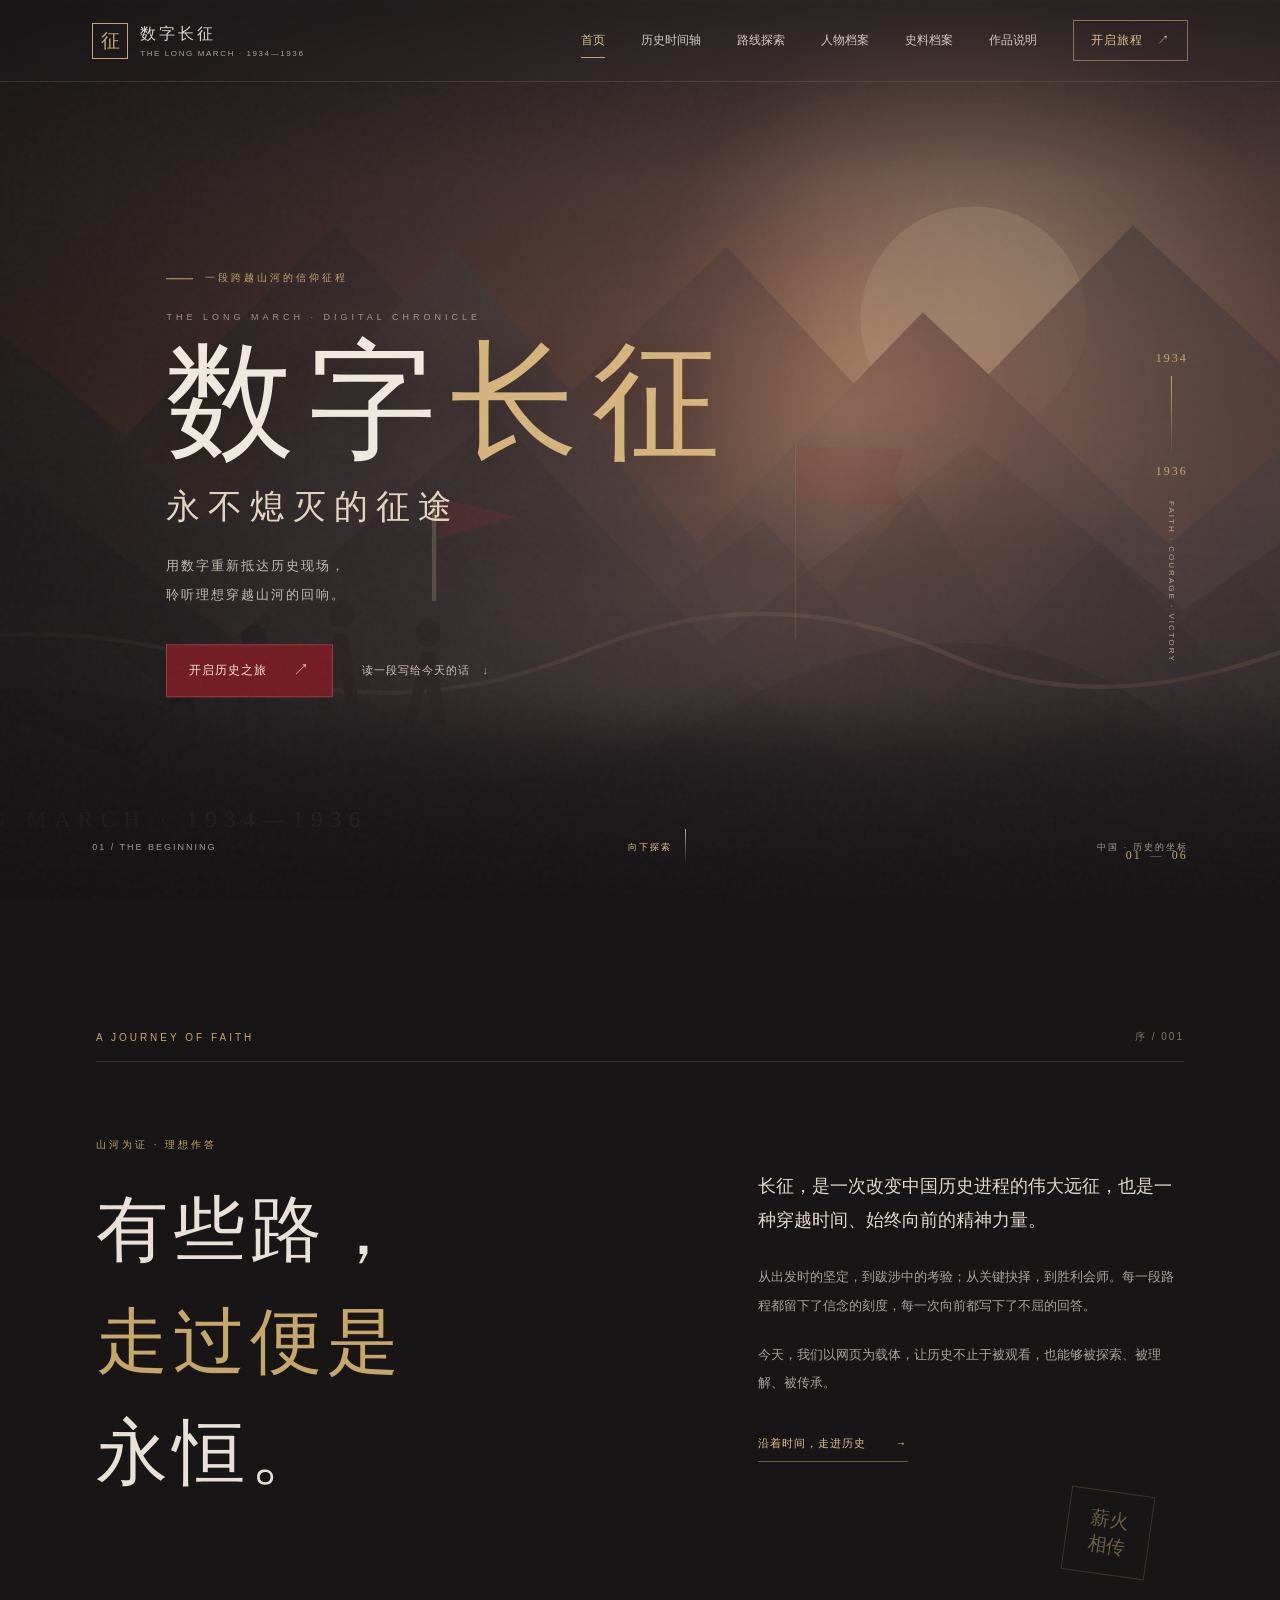
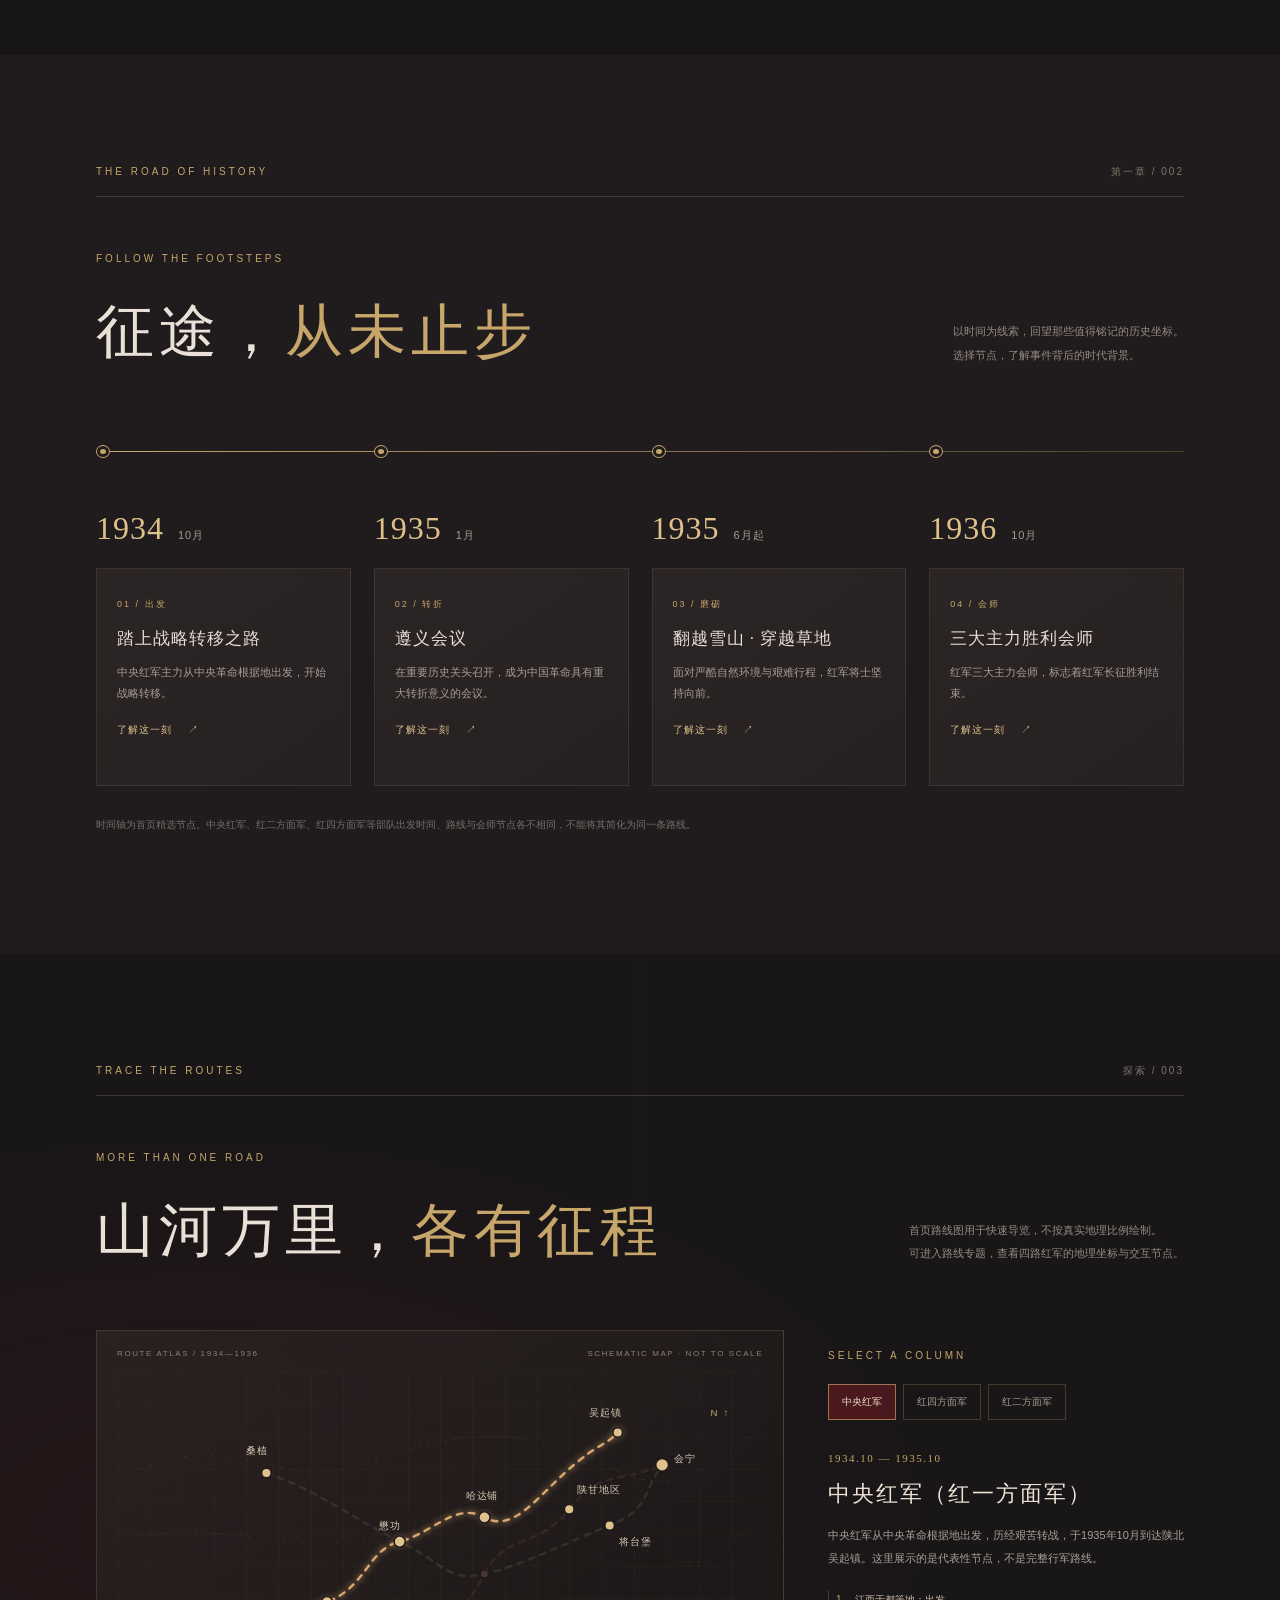
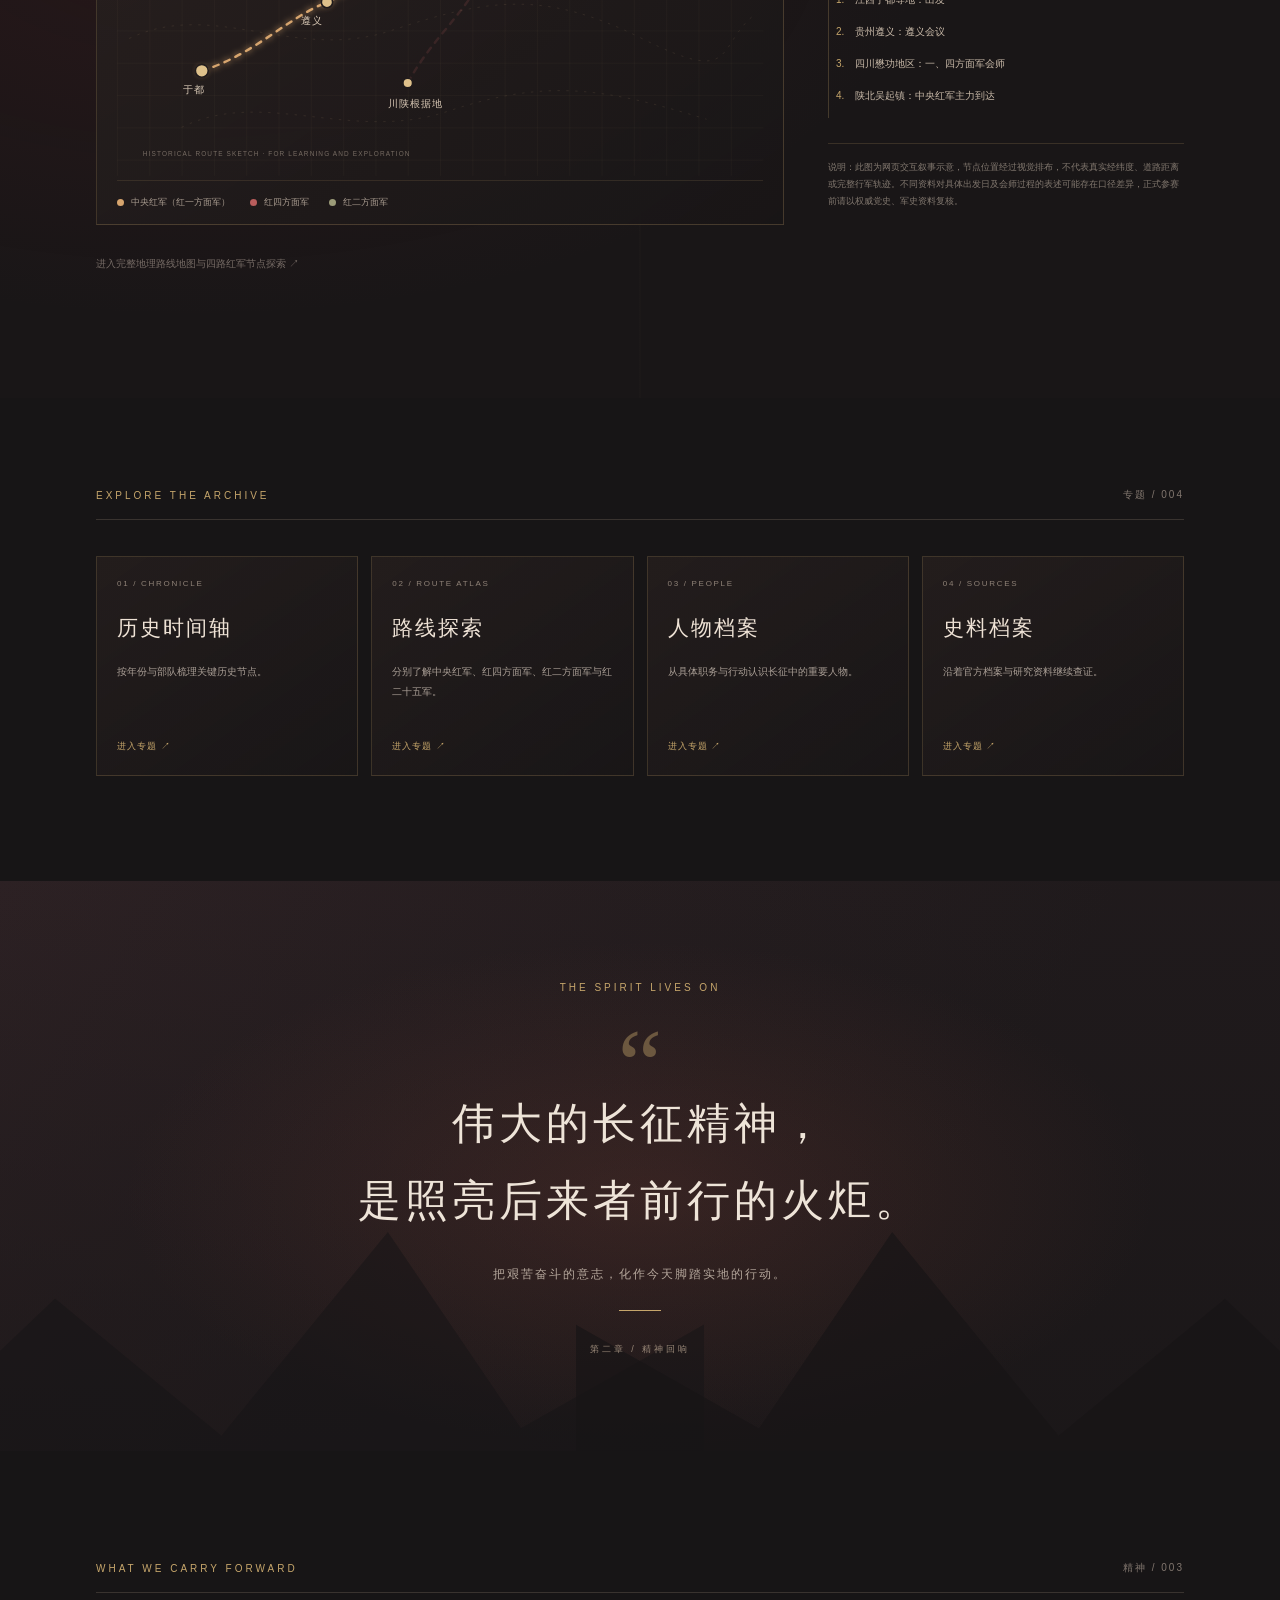
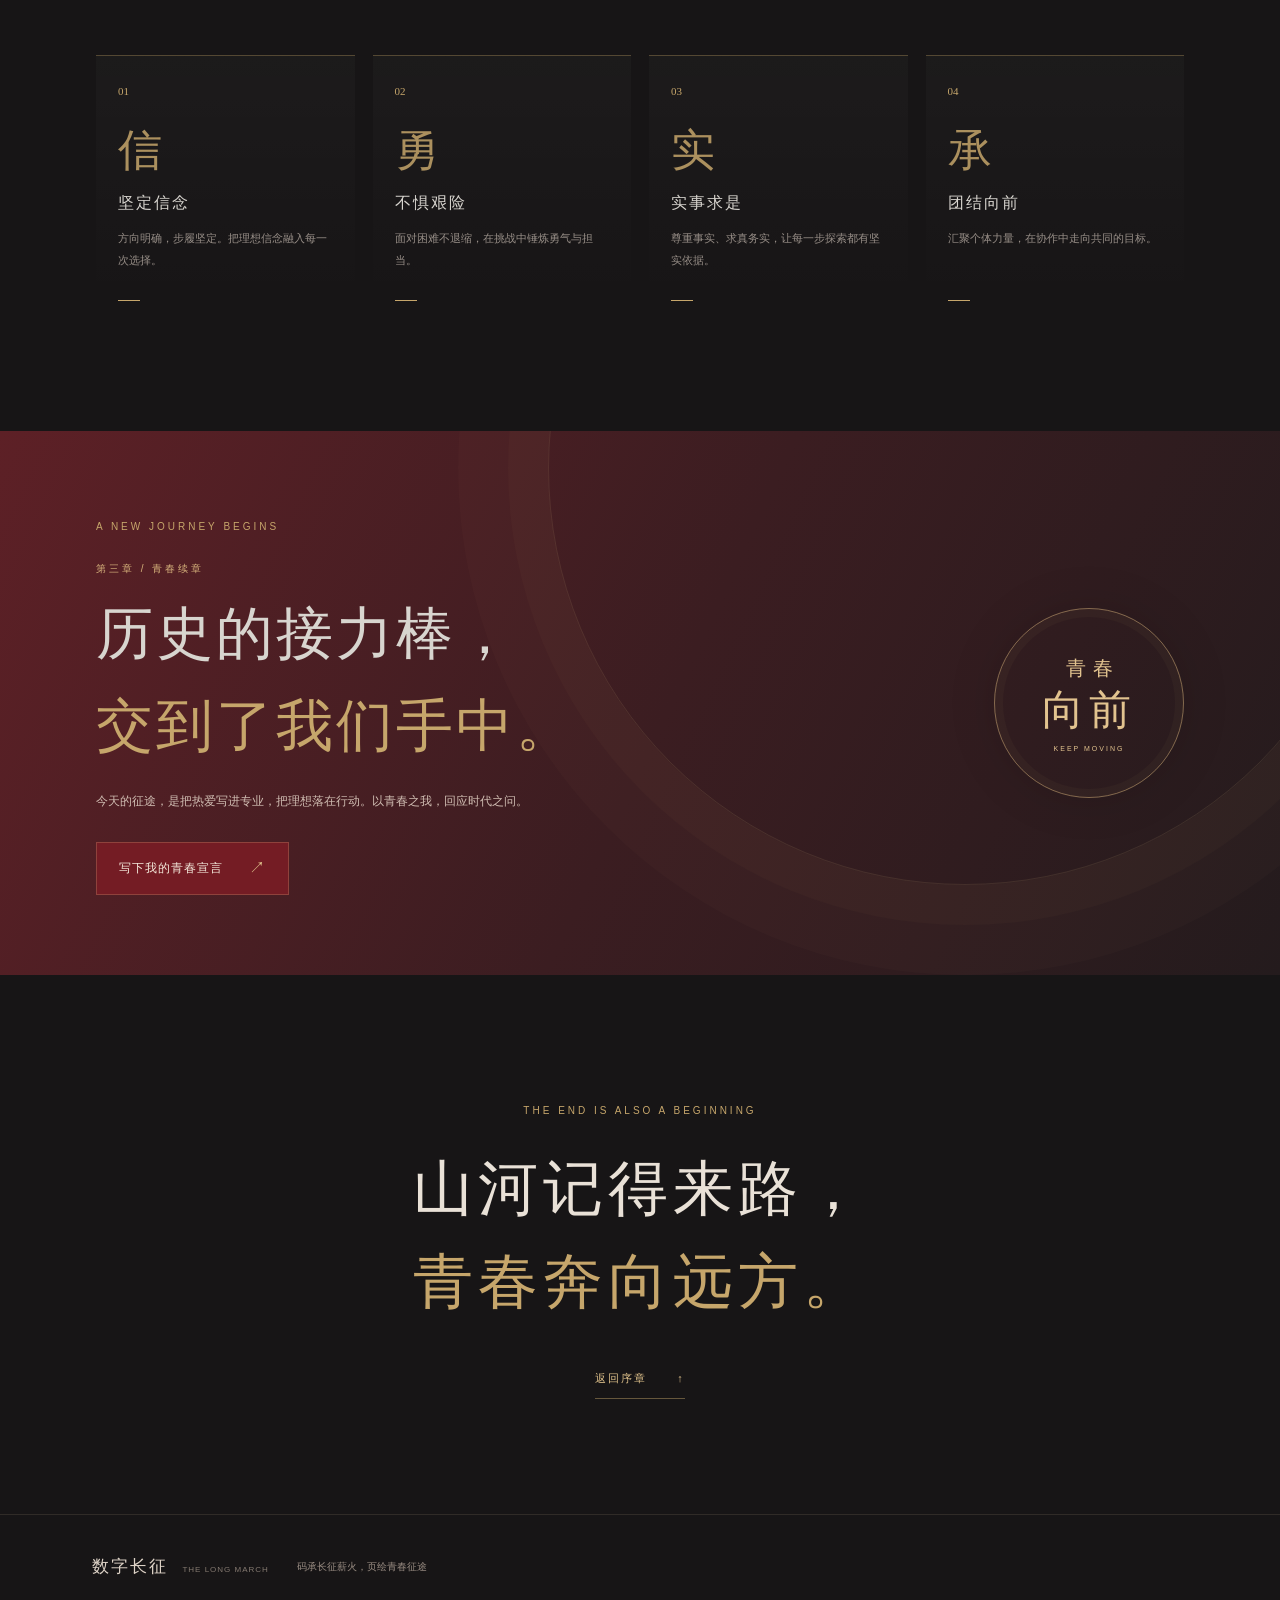
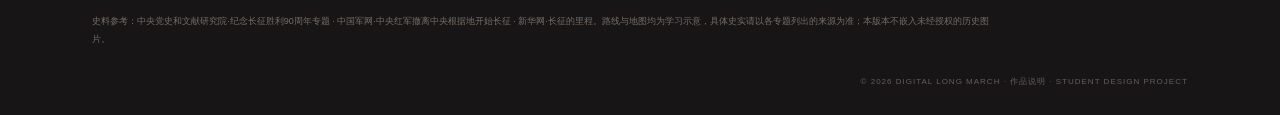
<file: index.html>
<!doctype html>
<html lang="zh-CN">
<head>
  <meta charset="utf-8">
  <meta name="viewport" content="width=device-width, initial-scale=1">
  <meta name="theme-color" content="#171516">
  <meta name="description" content="数字长征：永不熄灭的征途。一场关于信念、勇气与青春的数字历史之旅。">
  <title>数字长征｜永不熄灭的征途</title>
  <link rel="canonical" href="https://sean-xia0.github.io/digital-long-march/">
  <meta property="og:type" content="website">
  <meta property="og:locale" content="zh_CN">
  <meta property="og:site_name" content="数字长征｜永不熄灭的征途">
  <meta property="og:title" content="数字长征｜永不熄灭的征途">
  <meta property="og:description" content="以数字方式探索长征历史、重要节点、四路红军路线与人物档案。码承长征薪火，页绘青春征途。">
  <meta property="og:url" content="https://sean-xia0.github.io/digital-long-march/">
  <meta name="twitter:card" content="summary">
  <meta name="twitter:title" content="数字长征｜永不熄灭的征途">
  <meta name="twitter:description" content="以数字方式探索长征历史、重要节点、四路红军路线与人物档案。码承长征薪火，页绘青春征途。">
  <link rel="stylesheet" href="css/style.css?v=11">
</head>
<body>
  <a class="skip-link" href="#main-content">跳到主要内容</a>
  <div class="noise" aria-hidden="true"></div>
  <div class="scroll-progress" id="scrollProgress"></div>

  <header class="site-header" id="top">
    <a class="brand" href="#top" aria-label="数字长征首页">
      <span class="brand-mark">征</span>
      <span class="brand-copy"><strong>数字长征</strong><small>THE LONG MARCH · 1934—1936</small></span>
    </a>
    <button class="menu-toggle" id="menuToggle" aria-label="打开导航" aria-expanded="false" aria-controls="mainNav">
      <span></span><span></span>
    </button>
    <nav class="main-nav" id="mainNav" aria-label="主导航">
      <a class="active" aria-current="page" href="index.html">首页</a>
      <a href="history.html">历史时间轴</a>
      <a href="routes.html">路线探索</a>
      <a href="people.html">人物档案</a>
      <a href="archives.html">史料档案</a>
      <a href="about.html">作品说明</a>
      <a class="nav-cta" href="#journey">开启旅程 <span>↗</span></a>
    </nav>
  </header>

  <main id="main-content" tabindex="-1">
    <section class="hero" aria-labelledby="heroTitle">
      <div class="hero-backdrop" aria-hidden="true"><img class="hero-art" src="assets/hero-march.svg" alt="" aria-hidden="true">
        <div class="sun-halo"></div>
        <div class="mountain mountain-back"></div>
        <div class="mountain mountain-mid"></div>
        <div class="mountain mountain-front"></div>
        <div class="ridge ridge-one"></div>
        <div class="ridge ridge-two"></div>
        <div class="flag-scene">
          <span class="flag-pole"></span><span class="flag-cloth"></span>
        </div>
        <div class="mist mist-one"></div><div class="mist mist-two"></div>
      </div>
      <div class="hero-vignette" aria-hidden="true"></div>
      <div class="hero-content">
        <p class="eyebrow hero-eyebrow"><span></span> 一段跨越山河的信仰征程</p>
        <p class="hero-kicker">THE LONG MARCH · DIGITAL CHRONICLE</p>
        <h1 id="heroTitle">数字<span>长征</span></h1>
        <div class="hero-subtitle">永不熄灭的征途</div>
        <p class="hero-description">用数字重新抵达历史现场，<br>聆听理想穿越山河的回响。</p>
        <div class="hero-actions">
          <a class="button button-primary" href="#journey">开启历史之旅 <span>↗</span></a>
          <a class="text-link" href="#manifesto">读一段写给今天的话 <span>↓</span></a>
        </div>
      </div>
      <div class="hero-side-note"><span>1934</span><i></i><span>1936</span><small>FAITH · COURAGE · VICTORY</small></div>
      <div class="hero-bottom">
        <span class="chapter-label">01 / THE BEGINNING</span>
        <a href="#journey" class="scroll-cue"><span>向下探索</span><i></i></a>
        <span class="coordinates">中国 · 历史的坐标</span>
      </div>
      <div class="hero-index">01<span>—</span>06</div>
    </section>

    <section class="intro section-shell" id="manifesto">
      <div class="section-topline reveal">
        <span class="eyebrow">A JOURNEY OF FAITH</span>
        <span class="section-number">序 / 001</span>
      </div>
      <div class="intro-grid">
        <div class="intro-heading reveal">
          <p class="overline">山河为证 · 理想作答</p>
          <h2>有些路，<br><em>走过便是</em><br>永恒。</h2>
        </div>
        <div class="intro-copy reveal">
          <p class="lead">长征，是一次改变中国历史进程的伟大远征，也是一种穿越时间、始终向前的精神力量。</p>
          <p>从出发时的坚定，到跋涉中的考验；从关键抉择，到胜利会师。每一段路程都留下了信念的刻度，每一次向前都写下了不屈的回答。</p>
          <p>今天，我们以网页为载体，让历史不止于被观看，也能够被探索、被理解、被传承。</p>
          <a class="line-link" href="#journey">沿着时间，走进历史 <span>→</span></a>
        </div>
      </div>
      <div class="intro-stamp" aria-hidden="true">薪火<br>相传</div>
    </section>

    <section class="journey-section" id="journey">
      <div class="section-shell">
        <div class="section-topline reveal">
          <span class="eyebrow">THE ROAD OF HISTORY</span>
          <span class="section-number">第一章 / 002</span>
        </div>
        <div class="section-heading reveal">
          <div><p class="overline">FOLLOW THE FOOTSTEPS</p><h2>征途，<em>从未止步</em></h2></div>
          <p>以时间为线索，回望那些值得铭记的历史坐标。<br>选择节点，了解事件背后的时代背景。</p>
        </div>
        <div class="timeline" id="timeline">
          <div class="timeline-track"><span></span></div>
          <article class="timeline-item reveal">
            <button class="timeline-dot" data-event="start" aria-label="查看1934年长征出发"></button>
            <div class="timeline-date">1934 <small>10月</small></div>
            <div class="timeline-card">
              <span class="card-index">01 / 出发</span><h3>踏上战略转移之路</h3>
              <p>中央红军主力从中央革命根据地出发，开始战略转移。</p>
              <button class="detail-link" data-event="start">了解这一刻 <span>↗</span></button>
            </div>
          </article>
          <article class="timeline-item reveal">
            <button class="timeline-dot" data-event="zunyi" aria-label="查看1935年遵义会议"></button>
            <div class="timeline-date">1935 <small>1月</small></div>
            <div class="timeline-card">
              <span class="card-index">02 / 转折</span><h3>遵义会议</h3>
              <p>在重要历史关头召开，成为中国革命具有重大转折意义的会议。</p>
              <button class="detail-link" data-event="zunyi">了解这一刻 <span>↗</span></button>
            </div>
          </article>
          <article class="timeline-item reveal">
            <button class="timeline-dot" data-event="snow" aria-label="查看翻越雪山"></button>
            <div class="timeline-date">1935 <small>6月起</small></div>
            <div class="timeline-card">
              <span class="card-index">03 / 磨砺</span><h3>翻越雪山 · 穿越草地</h3>
              <p>面对严酷自然环境与艰难行程，红军将士坚持向前。</p>
              <button class="detail-link" data-event="snow">了解这一刻 <span>↗</span></button>
            </div>
          </article>
          <article class="timeline-item reveal">
            <button class="timeline-dot" data-event="meeting" aria-label="查看红军会师"></button>
            <div class="timeline-date">1936 <small>10月</small></div>
            <div class="timeline-card">
              <span class="card-index">04 / 会师</span><h3>三大主力胜利会师</h3>
              <p>红军三大主力会师，标志着红军长征胜利结束。</p>
              <button class="detail-link" data-event="meeting">了解这一刻 <span>↗</span></button>
            </div>
          </article>
        </div>
        <p class="timeline-note">时间轴为首页精选节点。中央红军、红二方面军、红四方面军等部队出发时间、路线与会师节点各不相同，不能将其简化为同一条路线。</p>
      </div>
    </section>

    <section class="route-section" id="route-explorer">
      <div class="section-shell">
        <div class="section-topline reveal"><span class="eyebrow">TRACE THE ROUTES</span><span class="section-number">探索 / 003</span></div>
        <div class="section-heading reveal route-heading">
          <div><p class="overline">MORE THAN ONE ROAD</p><h2>山河万里，<em>各有征程</em></h2></div>
          <p>首页路线图用于快速导览，不按真实地理比例绘制。<br>可进入路线专题，查看四路红军的地理坐标与交互节点。</p>
        </div>
        <div class="route-layout reveal">
          <div class="route-map-wrap">
            <div class="map-topline"><span>ROUTE ATLAS / 1934—1936</span><span>SCHEMATIC MAP · NOT TO SCALE</span></div>
            <svg class="route-map" viewBox="0 0 800 500" role="img" aria-labelledby="mapTitle mapDesc">
              <title id="mapTitle">红军长征路线示意图</title><desc id="mapDesc">示意展示中央红军、红四方面军和红二方面军的部分代表性地点，非地理比例地图。</desc>
              <defs>
                <pattern id="mapGrid" width="40" height="40" patternUnits="userSpaceOnUse"><path d="M40 0H0V40" fill="none" stroke="#c6a66b" stroke-opacity=".09" stroke-width="1"/></pattern>
                <filter id="routeGlow"><feGaussianBlur stdDeviation="4" result="blur"/><feMerge><feMergeNode in="blur"/><feMergeNode in="SourceGraphic"/></feMerge></filter>
              </defs>
              <rect width="800" height="500" fill="url(#mapGrid)"/>
              <path class="map-contour" d="M30 120 C150 70 200 150 300 115 S490 60 590 110 720 130 780 80 M10 210 C120 170 220 240 330 200 S520 160 630 210 730 230 790 190 M15 330 C120 280 220 360 340 320 S530 270 650 330 740 340 790 300 M80 440 C180 390 290 460 410 420 S600 390 730 430"/>
              <g class="route-line route-central" data-route-line="central"><path d="M105 370 C170 350 210 305 260 285 S310 220 350 210 S420 160 455 180 S520 155 560 120 S600 95 620 75"/><circle cx="105" cy="370" r="5"/><circle cx="260" cy="285" r="5"/><circle cx="350" cy="210" r="5"/><circle cx="455" cy="180" r="5"/><circle cx="620" cy="75" r="5"/></g>
              <g class="route-line route-fourth" data-route-line="fourth"><path d="M360 385 C390 330 430 300 455 250 S520 220 560 170 S615 140 675 115"/><circle cx="360" cy="385" r="5"/><circle cx="455" cy="250" r="5"/><circle cx="560" cy="170" r="5"/><circle cx="675" cy="115" r="5"/></g>
              <g class="route-line route-second" data-route-line="second"><path d="M185 125 C245 145 290 180 350 210 S410 260 455 250 S560 210 610 190 S650 150 675 115"/><circle cx="185" cy="125" r="5"/><circle cx="350" cy="210" r="5"/><circle cx="455" cy="250" r="5"/><circle cx="610" cy="190" r="5"/><circle cx="675" cy="115" r="5"/></g>
              <g class="map-place"><circle cx="105" cy="370" r="8"/><text x="82" y="398">于都</text><circle cx="260" cy="285" r="7"/><text x="228" y="312">遵义</text><circle cx="350" cy="210" r="7"/><text x="325" y="194">懋功</text><circle cx="455" cy="180" r="7"/><text x="432" y="157">哈达铺</text><circle cx="675" cy="115" r="8"/><text x="690" y="111">会宁</text><circle cx="620" cy="75" r="6"/><text x="585" y="54">吴起镇</text><circle cx="610" cy="190" r="6"/><text x="622" y="214">将台堡</text><circle cx="360" cy="385" r="6"/><text x="336" y="415">川陕根据地</text><circle cx="185" cy="125" r="6"/><text x="160" y="101">桑植</text><circle cx="560" cy="170" r="6"/><text x="570" y="150">陕甘地区</text></g>
              <text class="map-compass" x="735" y="55">N ↑</text>
              <text class="map-caption" x="32" y="475">HISTORICAL ROUTE SKETCH · FOR LEARNING AND EXPLORATION</text>
            </svg>
            <div class="map-legend"><span><i class="legend-dot central"></i>中央红军（红一方面军）</span><span><i class="legend-dot fourth"></i>红四方面军</span><span><i class="legend-dot second"></i>红二方面军</span></div>
          </div>
          <div class="route-info">
            <p class="overline">SELECT A COLUMN</p>
            <div class="route-tabs" role="group" aria-label="选择长征队伍">
              <button class="route-tab active" data-route="central" aria-pressed="true">中央红军</button>
              <button class="route-tab" data-route="fourth" aria-pressed="false">红四方面军</button>
              <button class="route-tab" data-route="second" aria-pressed="false">红二方面军</button>
            </div>
            <div class="route-detail" aria-live="polite">
              <span class="route-period" id="routePeriod">1934.10 — 1935.10</span>
              <h3 id="routeTitle">中央红军（红一方面军）</h3>
              <p id="routeDescription">中央红军从中央革命根据地出发，历经艰苦转战，于1935年10月到达陕北吴起镇。这里展示的是代表性节点，不是完整行军路线。</p>
              <ol id="routeStops"><li>江西于都等地：出发</li><li>贵州遵义：遵义会议</li><li>四川懋功地区：一、四方面军会师</li><li>陕北吴起镇：中央红军主力到达</li></ol>
            </div>
            <p class="route-caution">说明：此图为网页交互叙事示意，节点位置经过视觉排布，不代表真实经纬度、道路距离或完整行军轨迹。不同资料对具体出发日及会师过程的表述可能存在口径差异，正式参赛前请以权威党史、军史资料复核。</p>
          </div>
        </div>
        <p class="timeline-note"><a href="routes.html">进入完整地理路线地图与四路红军节点探索 ↗</a></p>
      </div>
    </section>


    <section class="portal-section section-shell">
      <div class="section-topline reveal"><span class="eyebrow">EXPLORE THE ARCHIVE</span><span class="section-number">专题 / 004</span></div>
      <div class="portal-grid">
        <a class="portal-card reveal" href="history.html"><span>01 / CHRONICLE</span><h3>历史时间轴</h3><p>按年份与部队梳理关键历史节点。</p><b>进入专题 ↗</b></a>
        <a class="portal-card reveal" href="routes.html"><span>02 / ROUTE ATLAS</span><h3>路线探索</h3><p>分别了解中央红军、红四方面军、红二方面军与红二十五军。</p><b>进入专题 ↗</b></a>
        <a class="portal-card reveal" href="people.html"><span>03 / PEOPLE</span><h3>人物档案</h3><p>从具体职务与行动认识长征中的重要人物。</p><b>进入专题 ↗</b></a>
        <a class="portal-card reveal" href="archives.html"><span>04 / SOURCES</span><h3>史料档案</h3><p>沿着官方档案与研究资料继续查证。</p><b>进入专题 ↗</b></a>
      </div>
    </section>

    <section class="quote-section" id="spirit">
      <div class="quote-bg" aria-hidden="true"></div>
      <div class="quote-content reveal">
        <span class="eyebrow">THE SPIRIT LIVES ON</span>
        <div class="quote-mark">“</div>
        <blockquote>伟大的长征精神，<br>是照亮后来者前行的火炬。</blockquote>
        <p>把艰苦奋斗的意志，化作今天脚踏实地的行动。</p>
        <span class="quote-rule"></span>
        <small>第二章 / 精神回响</small>
      </div>
    </section>

    <section class="values-section section-shell">
      <div class="section-topline reveal"><span class="eyebrow">WHAT WE CARRY FORWARD</span><span class="section-number">精神 / 003</span></div>
      <div class="values-grid">
        <article class="value-card reveal"><span class="value-no">01</span><div class="value-symbol">信</div><h3>坚定信念</h3><p>方向明确，步履坚定。把理想信念融入每一次选择。</p><span class="value-line"></span></article>
        <article class="value-card reveal"><span class="value-no">02</span><div class="value-symbol">勇</div><h3>不惧艰险</h3><p>面对困难不退缩，在挑战中锤炼勇气与担当。</p><span class="value-line"></span></article>
        <article class="value-card reveal"><span class="value-no">03</span><div class="value-symbol">实</div><h3>实事求是</h3><p>尊重事实、求真务实，让每一步探索都有坚实依据。</p><span class="value-line"></span></article>
        <article class="value-card reveal"><span class="value-no">04</span><div class="value-symbol">承</div><h3>团结向前</h3><p>汇聚个体力量，在协作中走向共同的目标。</p><span class="value-line"></span></article>
      </div>
    </section>

    <section class="youth-section" id="youth">
      <div class="youth-inner section-shell">
        <div class="youth-copy reveal">
          <p class="eyebrow">A NEW JOURNEY BEGINS</p>
          <p class="overline">第三章 / 青春续章</p>
          <h2>历史的接力棒，<br><em>交到了我们手中。</em></h2>
          <p>今天的征途，是把热爱写进专业，把理想落在行动。以青春之我，回应时代之问。</p>
          <button class="button button-primary" id="pledgeOpen">写下我的青春宣言 <span>↗</span></button>
        </div>
        <div class="youth-seal reveal" aria-hidden="true"><span>青春</span><strong>向前</strong><small>KEEP MOVING</small></div>
      </div>
    </section>

    <section class="closing section-shell">
      <p class="eyebrow reveal">THE END IS ALSO A BEGINNING</p>
      <h2 class="reveal">山河记得来路，<br><em>青春奔向远方。</em></h2>
      <a href="#top" class="back-top">返回序章 <span>↑</span></a>
    </section>
  </main>

  <footer class="site-footer">
    <a class="footer-brand" href="#top">数字长征 <span>THE LONG MARCH</span></a>
    <p>码承长征薪火，页绘青春征途</p>
    <small>史料参考：<a href="https://www.dswxyjy.org.cn/GB/427277/462086/index.html" target="_blank" rel="noopener">中央党史和文献研究院·纪念长征胜利90周年专题</a> · <a href="https://www.81.mil.cn/2018byzt/2018-07/31/content_8099891.htm" target="_blank" rel="noopener">中国军网·中央红军撤离中央根据地开始长征</a> · <a href="https://www.xinhuanet.com/politics/2016-10/10/c_129315351.htm" target="_blank" rel="noopener">新华网·长征的里程</a>。路线与地图均为学习示意，具体史实请以各专题列出的来源为准；本版本不嵌入未经授权的历史图片。</small>
    <span class="copyright">© 2026 DIGITAL LONG MARCH · <a href="about.html">作品说明</a> · STUDENT DESIGN PROJECT</span>
  </footer>

  <div class="modal" id="eventModal" aria-hidden="true" role="dialog" aria-modal="true" aria-labelledby="modalTitle">
    <div class="modal-backdrop" data-close-modal></div>
    <div class="modal-panel">
      <button class="modal-close" data-close-modal aria-label="关闭">×</button>
      <span class="eyebrow" id="modalEyebrow">HISTORICAL MOMENT</span>
      <p class="modal-date" id="modalDate"></p>
      <h2 id="modalTitle"></h2>
      <p id="modalText"></p>
      <div class="modal-source">史实说明：正式提交前请依据权威党史、军史资料逐条核校。</div>
    </div>
  </div>

  <div class="modal" id="pledgeModal" aria-hidden="true" role="dialog" aria-modal="true" aria-labelledby="pledgeTitle">
    <div class="modal-backdrop" data-close-pledge></div>
    <div class="modal-panel pledge-panel">
      <button class="modal-close" data-close-pledge aria-label="关闭">×</button>
      <span class="eyebrow">MY PROMISE TO THE FUTURE</span>
      <h2 id="pledgeTitle">写下你的青春宣言</h2>
      <p>让今天的想法，成为明天向前的力量。</p>
      <label for="pledgeInput">我的青春宣言</label>
      <textarea id="pledgeInput" maxlength="100" placeholder="例如：以代码记录时代，以行动回应理想……"></textarea>
      <div class="pledge-actions"><span id="charCount">0 / 100</span><button class="button button-primary" id="makePledge">生成纪念卡片</button></div>
      <div class="pledge-result" id="pledgeResult" hidden>
        <span>MY YOUTH PLEDGE</span><p id="pledgeOutput"></p><small>数字长征 · 青春续章</small>
        <button class="detail-link" id="copyPledge">复制宣言 ↗</button>
      </div>
    </div>
  </div>

  <div class="toast" id="toast" role="status" aria-live="polite"></div>
  <script src="js/main.js"></script>
</body>
</html>
</file>
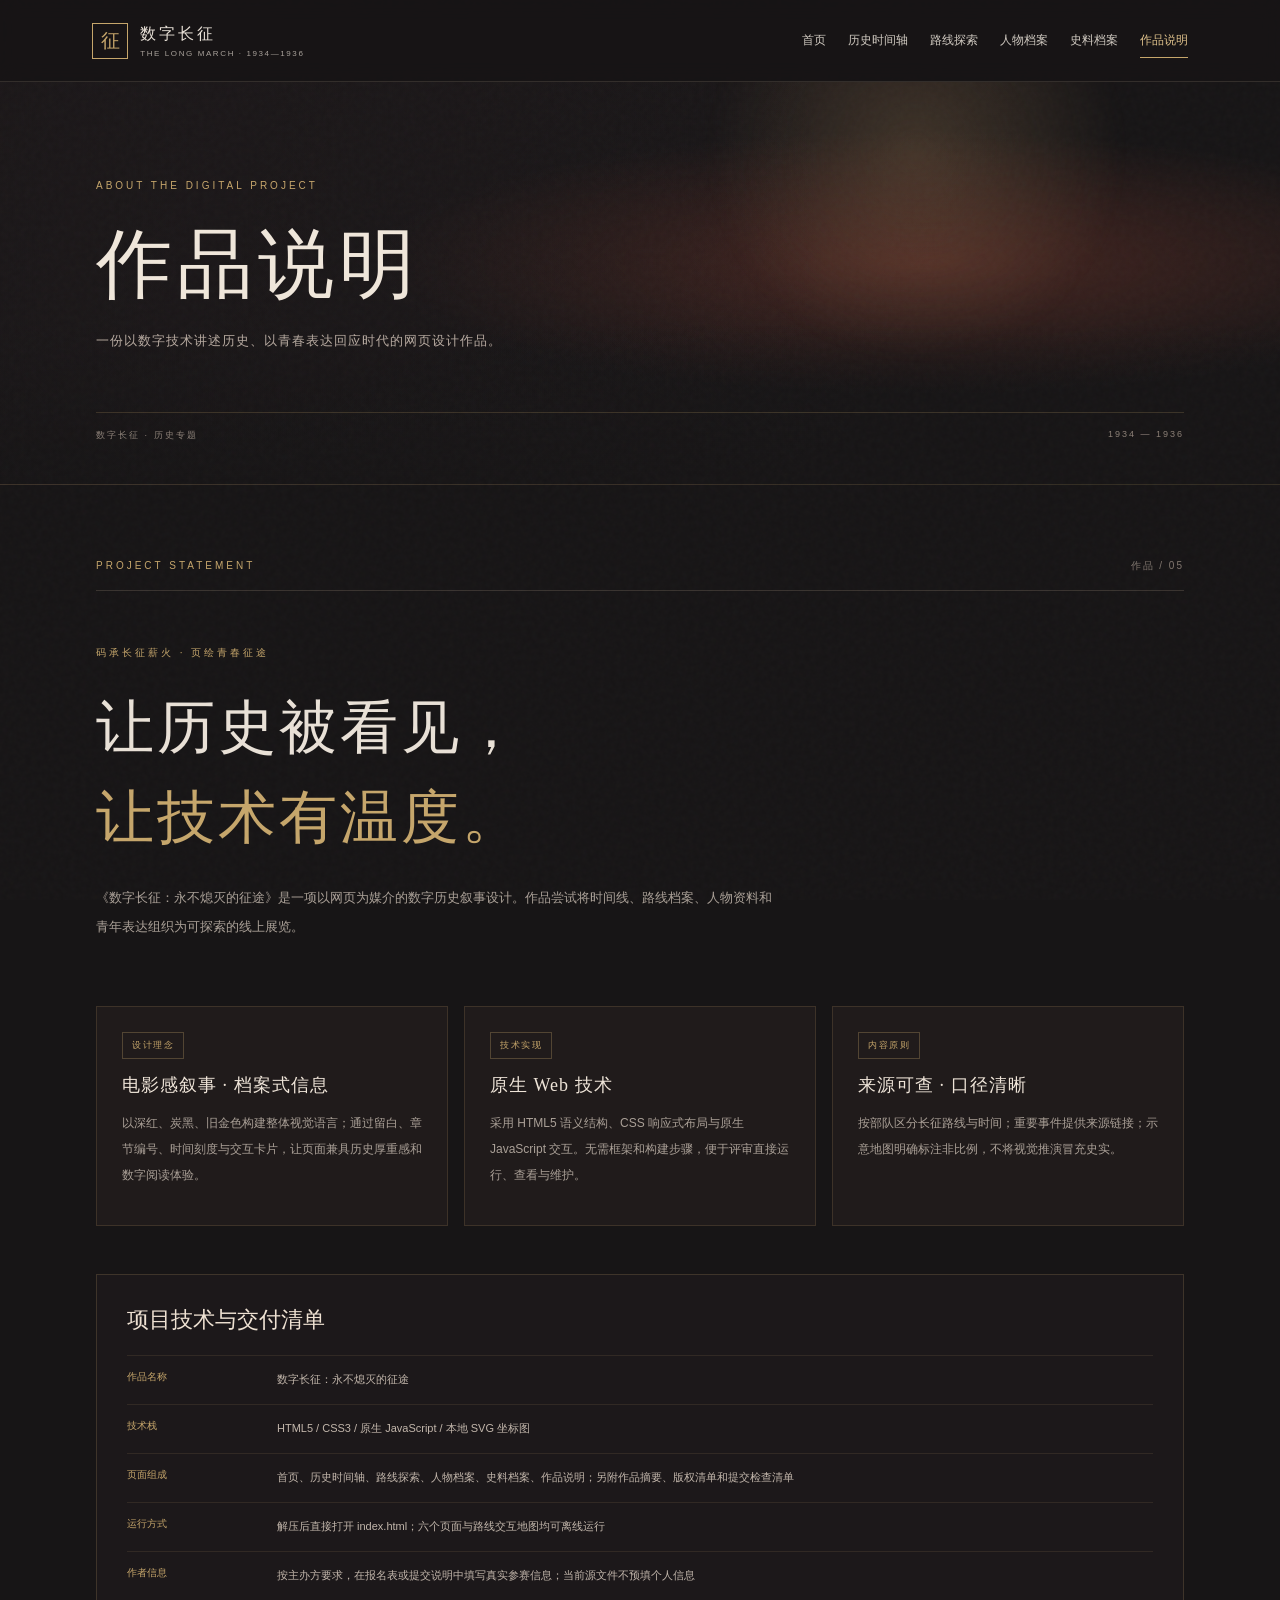
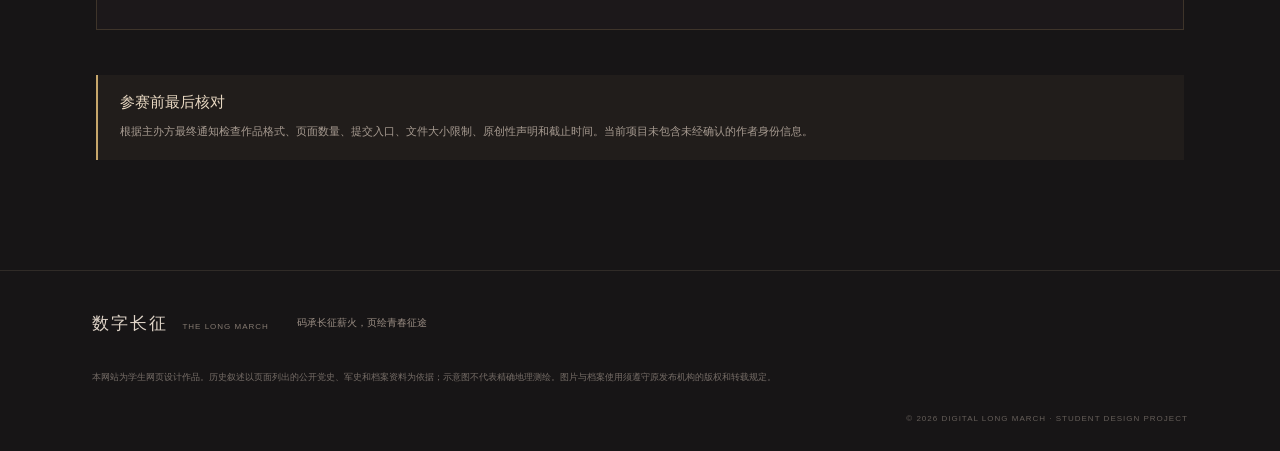
<file: about.html>
<!doctype html>
<html lang="zh-CN">
<head>
  <meta charset="utf-8">
  <meta name="viewport" content="width=device-width, initial-scale=1">
  <meta name="theme-color" content="#171516">
  <meta name="description" content="作品说明｜数字长征：永不熄灭的征途">
  <title>作品说明｜数字长征</title>
  <link rel="canonical" href="https://sean-xia0.github.io/digital-long-march/about.html">
  <meta property="og:type" content="website">
  <meta property="og:locale" content="zh_CN">
  <meta property="og:site_name" content="数字长征｜永不熄灭的征途">
  <meta property="og:title" content="作品说明｜数字长征">
  <meta property="og:description" content="了解数字长征网页作品的设计理念、技术实现、内容原则与版权说明。">
  <meta property="og:url" content="https://sean-xia0.github.io/digital-long-march/about.html">
  <meta name="twitter:card" content="summary">
  <meta name="twitter:title" content="作品说明｜数字长征">
  <meta name="twitter:description" content="了解数字长征网页作品的设计理念、技术实现、内容原则与版权说明。">
  <link rel="stylesheet" href="css/style.css?v=11">
  <link rel="stylesheet" href="css/pages.css?v=11">
</head>
<body class="subpage">
  <a class="skip-link" href="#main-content">跳到主要内容</a>
  <div class="noise" aria-hidden="true"></div>
  <div class="scroll-progress" id="scrollProgress"></div>
  <header class="site-header" id="top">
    <a class="brand" href="index.html" aria-label="数字长征首页">
      <span class="brand-mark">征</span>
      <span class="brand-copy"><strong>数字长征</strong><small>THE LONG MARCH · 1934—1936</small></span>
    </a>
    <button class="menu-toggle" id="menuToggle" aria-label="打开导航" aria-expanded="false" aria-controls="mainNav"><span></span><span></span></button>
    <nav class="main-nav" id="mainNav" aria-label="主导航"><a class="" href="index.html">首页</a><a class="" href="history.html">历史时间轴</a><a class="" href="routes.html">路线探索</a><a class="" href="people.html">人物档案</a><a class="" href="archives.html">史料档案</a><a class="active" aria-current="page" href="about.html">作品说明</a></nav>
  </header>
  <main id="main-content" tabindex="-1">
    <section class="page-hero">
      <div class="page-hero-glow" aria-hidden="true"></div>
      <div class="section-shell page-hero-inner">
        <p class="eyebrow reveal">ABOUT THE DIGITAL PROJECT</p>
        <h1 class="reveal">作品说明</h1>
        <p class="page-subtitle reveal">一份以数字技术讲述历史、以青春表达回应时代的网页设计作品。</p>
        <div class="page-hero-meta"><span>数字长征 · 历史专题</span><span>1934 — 1936</span></div>
      </div>
    </section>

<section class="page-section section-shell">
  <div class="section-topline reveal"><span class="eyebrow">PROJECT STATEMENT</span><span class="section-number">作品 / 05</span></div>
  <div class="page-intro reveal"><p class="overline">码承长征薪火 · 页绘青春征途</p><h2>让历史被看见，<br><em>让技术有温度。</em></h2><p>《数字长征：永不熄灭的征途》是一项以网页为媒介的数字历史叙事设计。作品尝试将时间线、路线档案、人物资料和青年表达组织为可探索的线上展览。</p></div>
  <div class="about-columns">
    <article class="about-panel reveal"><span class="tag">设计理念</span><h3>电影感叙事 · 档案式信息</h3><p>以深红、炭黑、旧金色构建整体视觉语言；通过留白、章节编号、时间刻度与交互卡片，让页面兼具历史厚重感和数字阅读体验。</p></article>
    <article class="about-panel reveal"><span class="tag">技术实现</span><h3>原生 Web 技术</h3><p>采用 HTML5 语义结构、CSS 响应式布局与原生 JavaScript 交互。无需框架和构建步骤，便于评审直接运行、查看与维护。</p></article>
    <article class="about-panel reveal"><span class="tag">内容原则</span><h3>来源可查 · 口径清晰</h3><p>按部队区分长征路线与时间；重要事件提供来源链接；示意地图明确标注非比例，不将视觉推演冒充史实。</p></article>
  </div>
  <div class="project-spec reveal"><h3>项目技术与交付清单</h3><dl><div><dt>作品名称</dt><dd>数字长征：永不熄灭的征途</dd></div><div><dt>技术栈</dt><dd>HTML5 / CSS3 / 原生 JavaScript / 本地 SVG 坐标图</dd></div><div><dt>页面组成</dt><dd>首页、历史时间轴、路线探索、人物档案、史料档案、作品说明；另附作品摘要、版权清单和提交检查清单</dd></div><div><dt>运行方式</dt><dd>解压后直接打开 index.html；六个页面与路线交互地图均可离线运行</dd></div><div><dt>作者信息</dt><dd>按主办方要求，在报名表或提交说明中填写真实参赛信息；当前源文件不预填个人信息</dd></div></dl></div>
  <div class="source-note reveal"><strong>参赛前最后核对</strong><p>根据主办方最终通知检查作品格式、页面数量、提交入口、文件大小限制、原创性声明和截止时间。当前项目未包含未经确认的作者身份信息。</p></div>
</section>
  </main>
  <footer class="site-footer">
    <a class="footer-brand" href="index.html">数字长征 <span>THE LONG MARCH</span></a>
    <p>码承长征薪火，页绘青春征途</p>
    <small>本网站为学生网页设计作品。历史叙述以页面列出的公开党史、军史和档案资料为依据；示意图不代表精确地理测绘。图片与档案使用须遵守原发布机构的版权和转载规定。</small>
    <span class="copyright">© 2026 DIGITAL LONG MARCH · STUDENT DESIGN PROJECT</span>
  </footer>
  <script src="js/pages.js"></script>
</body>
</html>
</file>
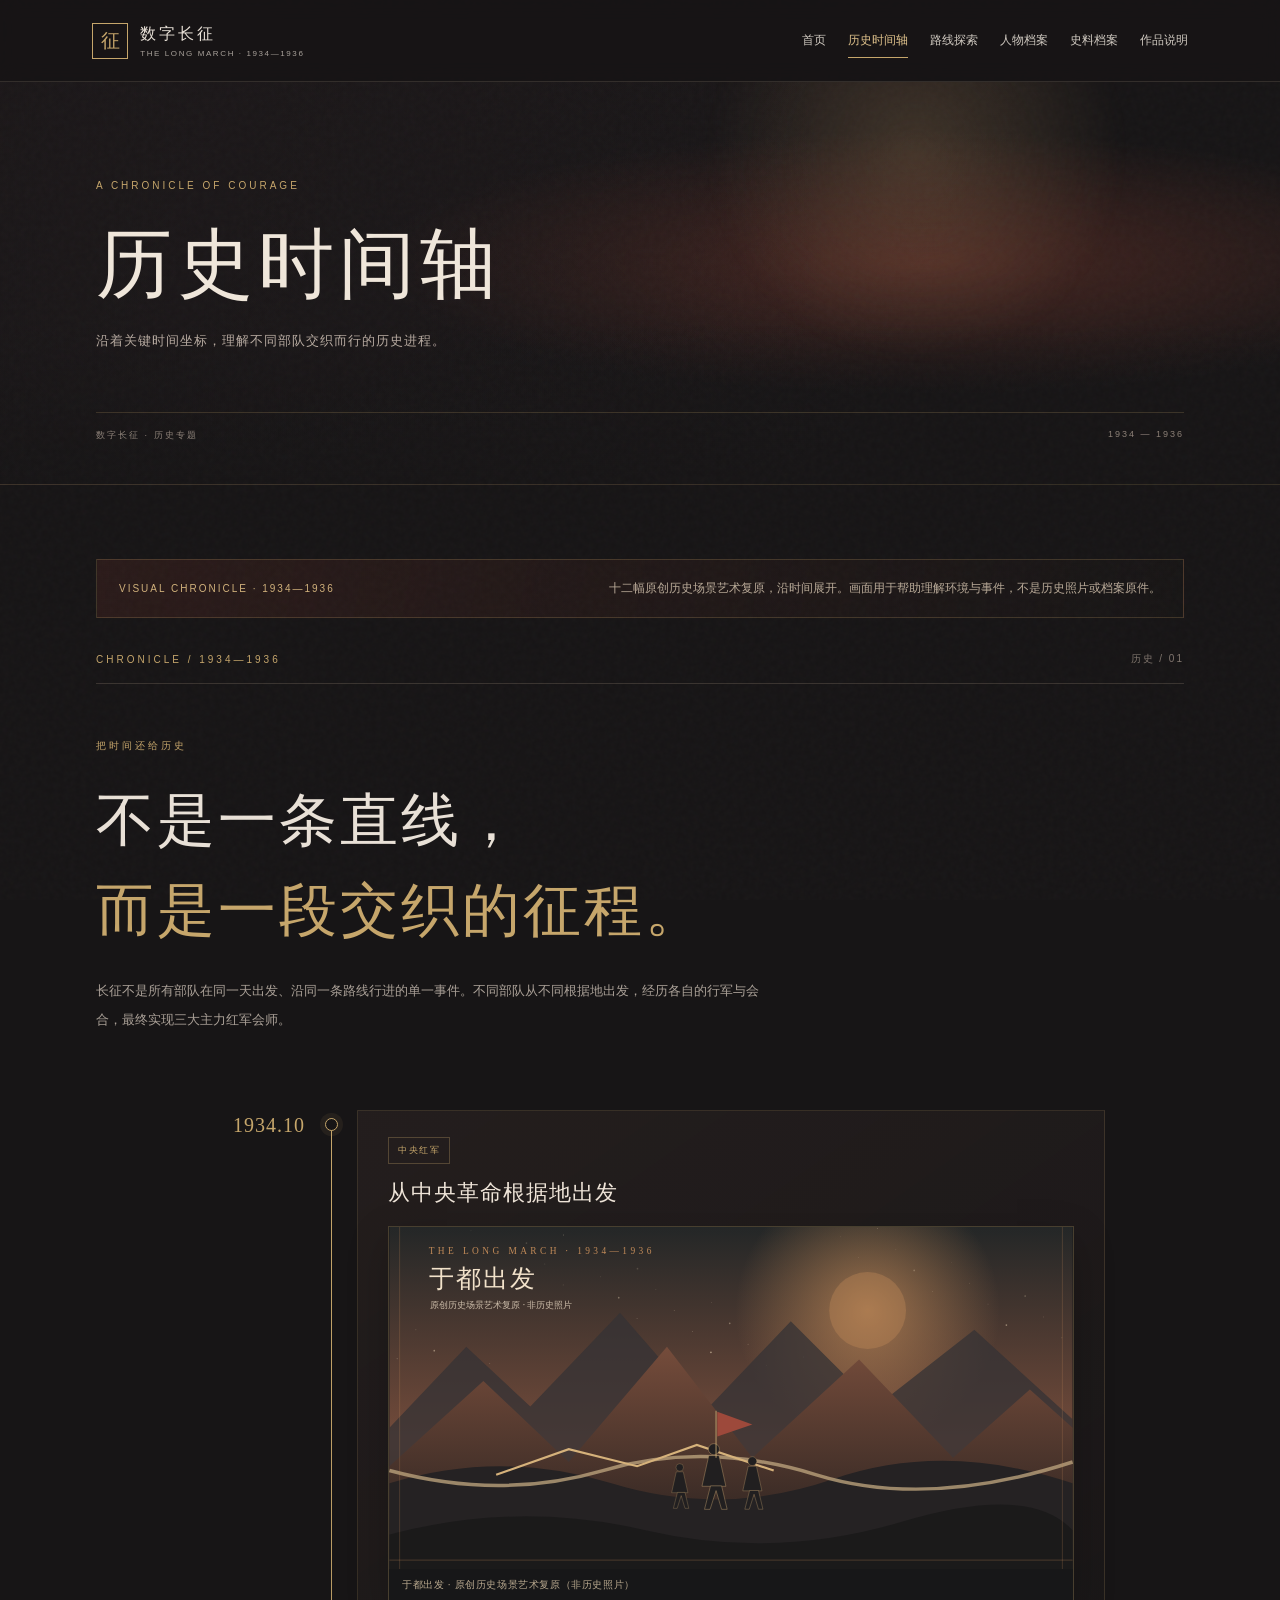
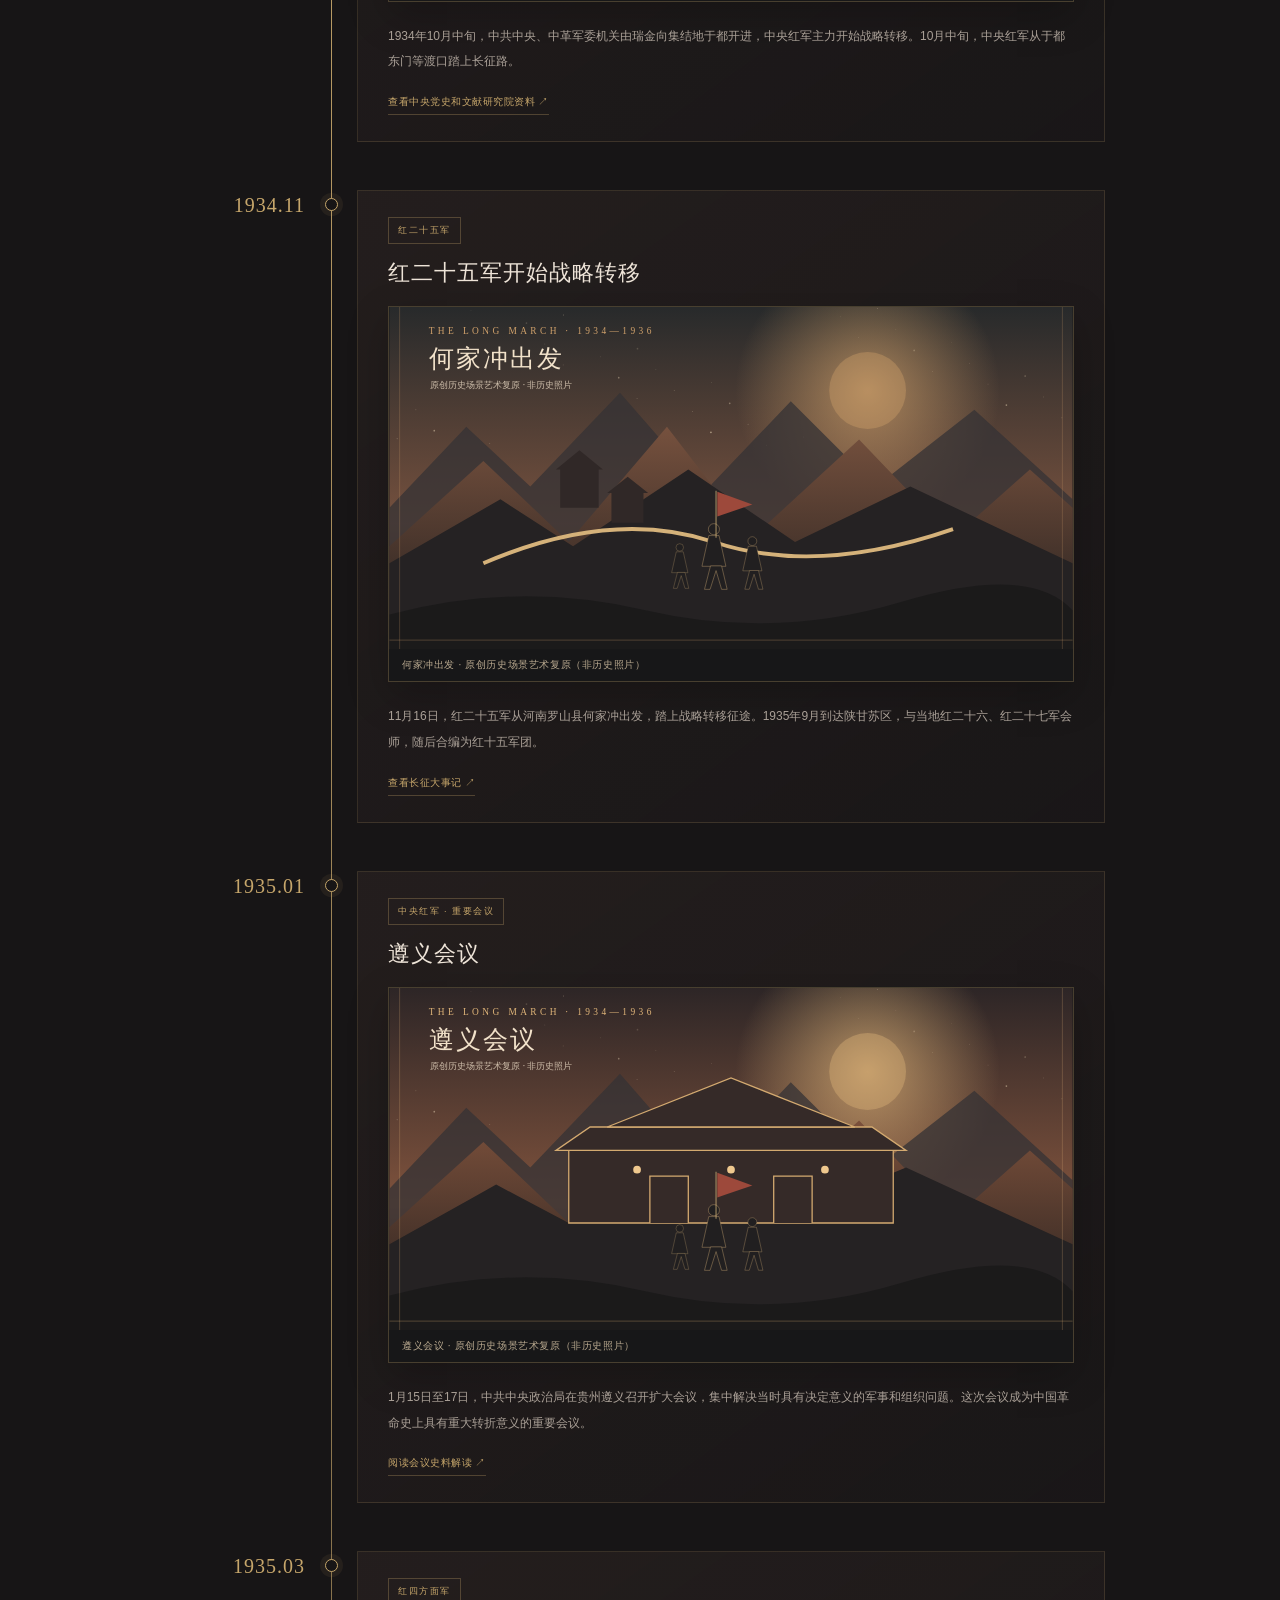
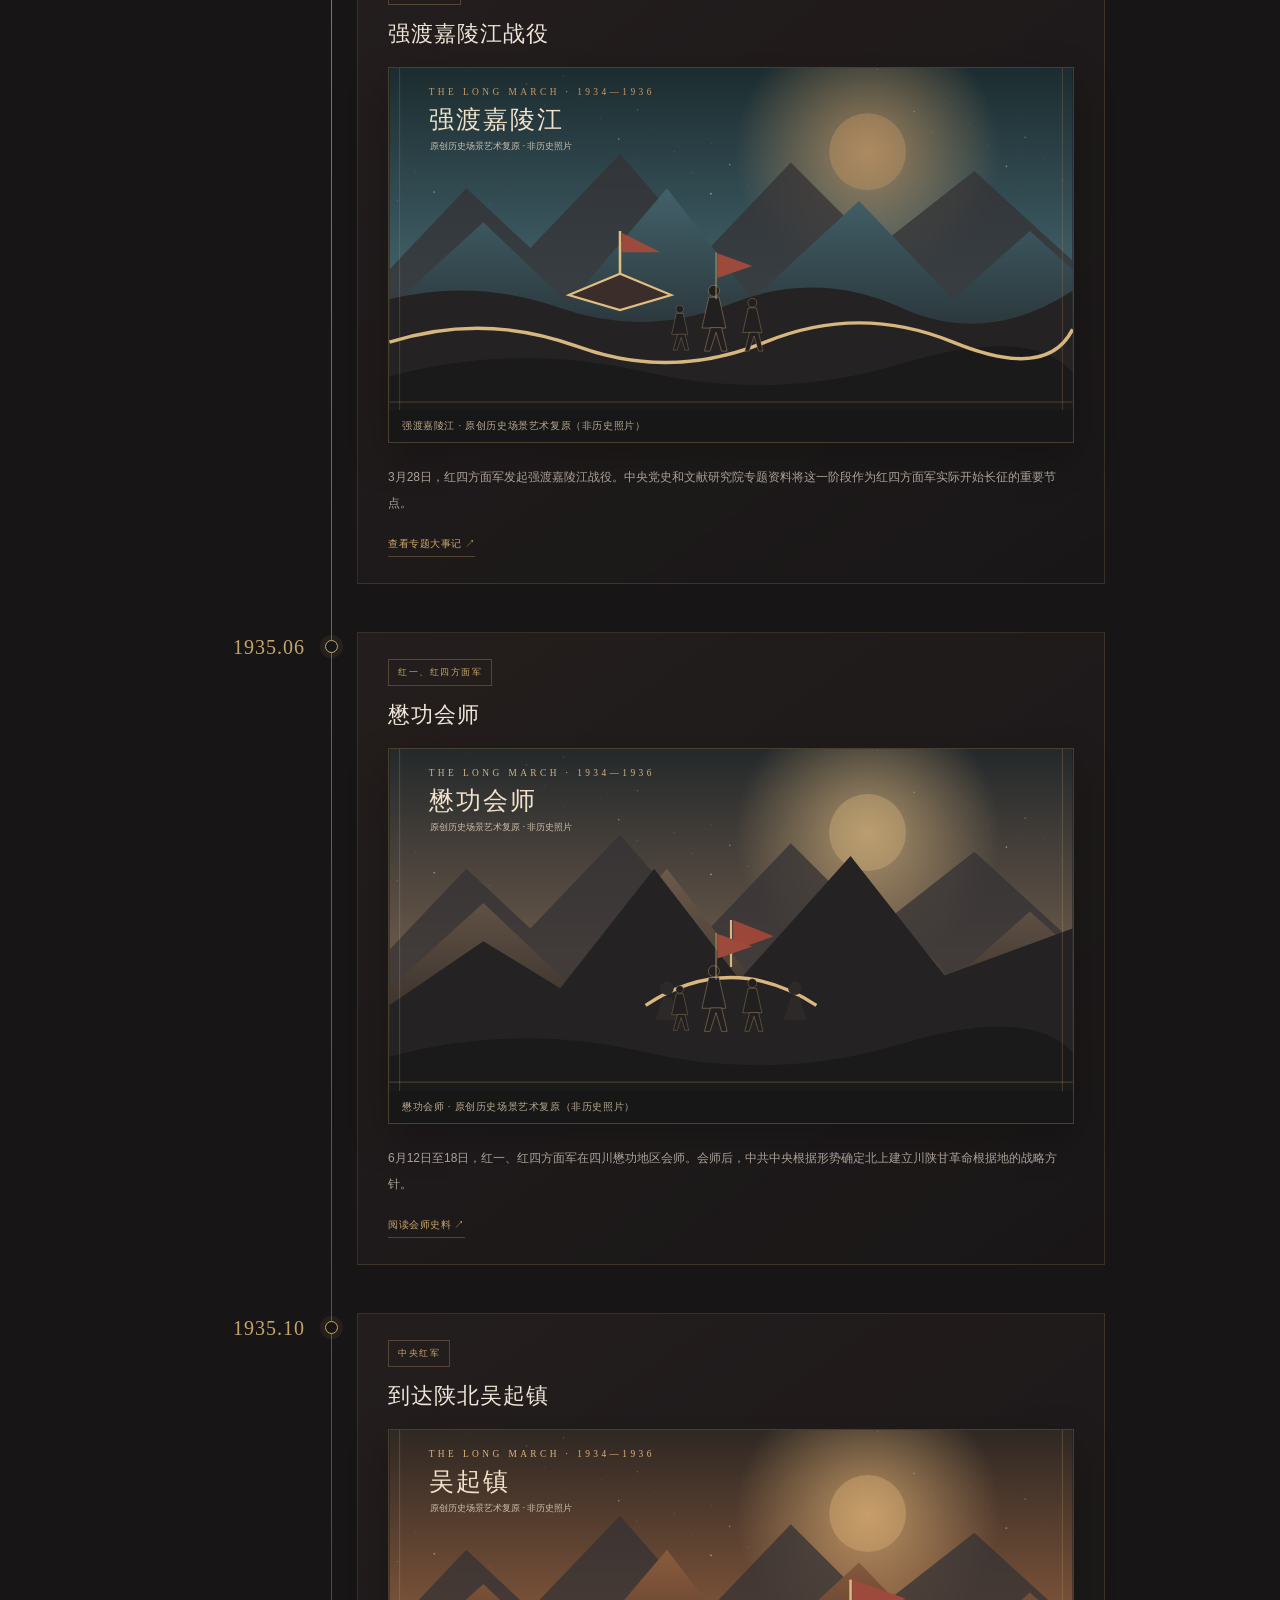
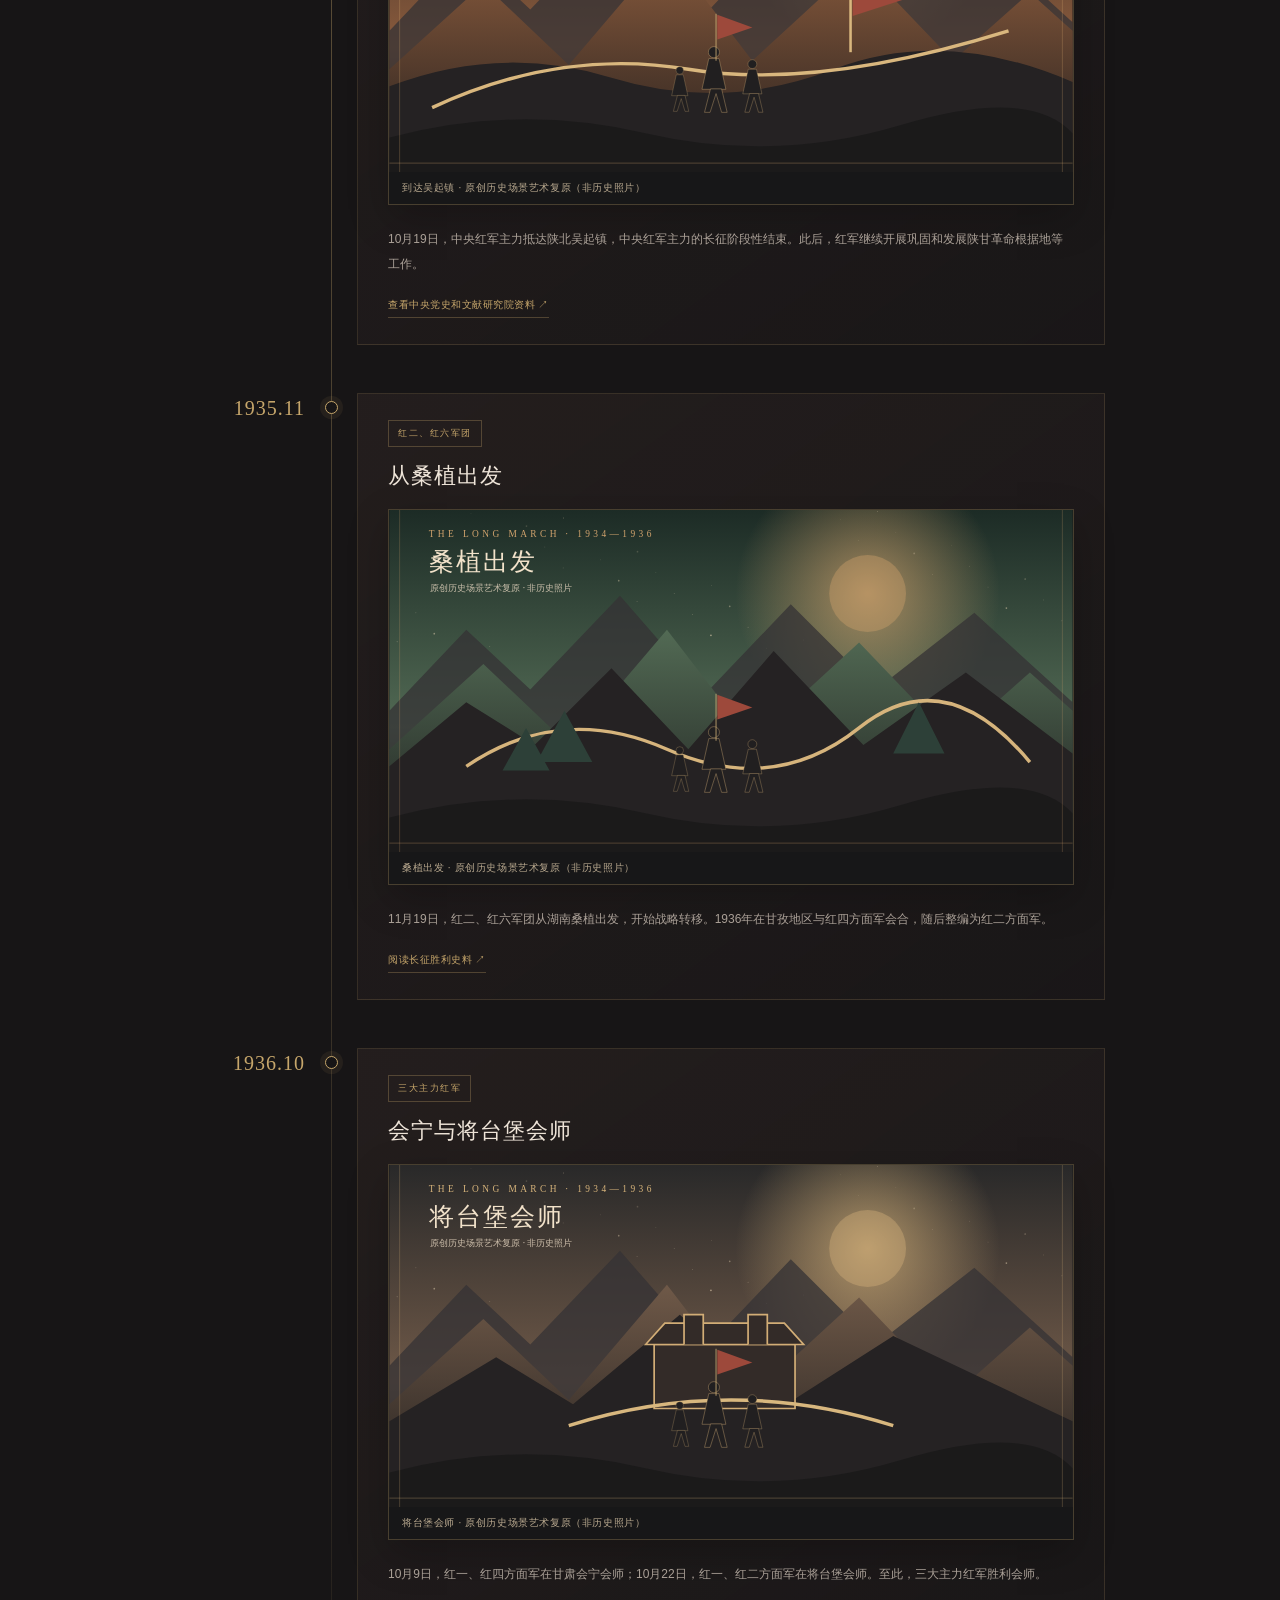
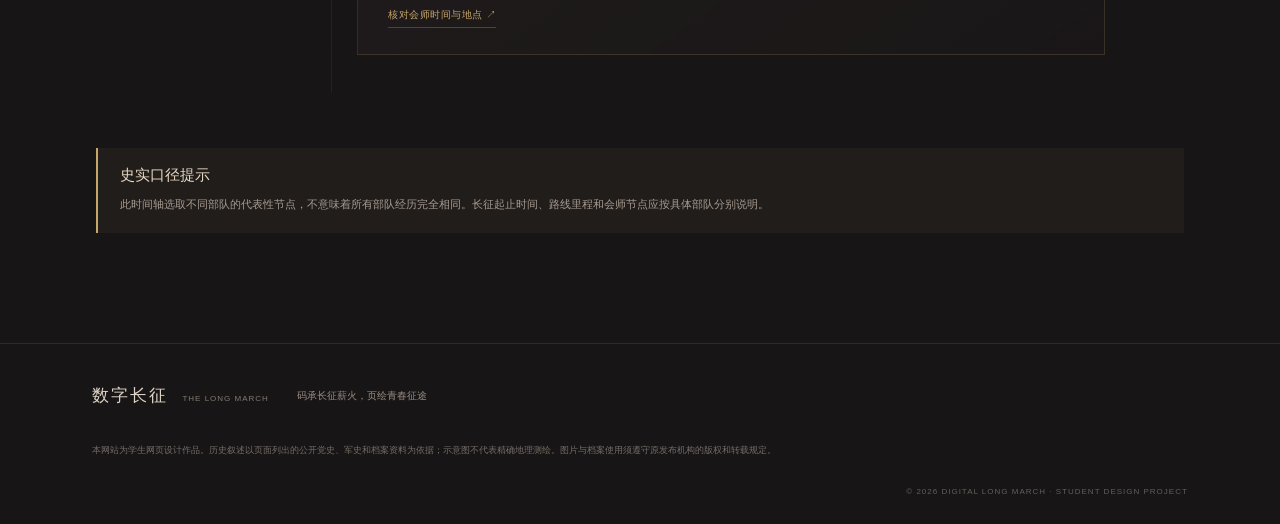
<file: history.html>
<!doctype html>
<html lang="zh-CN">
<head>
  <meta charset="utf-8">
  <meta name="viewport" content="width=device-width, initial-scale=1">
  <meta name="theme-color" content="#171516">
  <meta name="description" content="历史时间轴｜数字长征：永不熄灭的征途">
  <title>历史时间轴｜数字长征</title>
  <link rel="canonical" href="https://sean-xia0.github.io/digital-long-march/history.html">
  <meta property="og:type" content="website">
  <meta property="og:locale" content="zh_CN">
  <meta property="og:site_name" content="数字长征｜永不熄灭的征途">
  <meta property="og:title" content="历史时间轴｜数字长征">
  <meta property="og:description" content="按时间与部队梳理长征历史节点，了解重要会议、行军历程与胜利会师。">
  <meta property="og:url" content="https://sean-xia0.github.io/digital-long-march/history.html">
  <meta name="twitter:card" content="summary">
  <meta name="twitter:title" content="历史时间轴｜数字长征">
  <meta name="twitter:description" content="按时间与部队梳理长征历史节点，了解重要会议、行军历程与胜利会师。">
  <link rel="stylesheet" href="css/style.css?v=11">
  <link rel="stylesheet" href="css/pages.css?v=15.0">
</head>
<body class="subpage">
  <a class="skip-link" href="#main-content">跳到主要内容</a>
  <div class="noise" aria-hidden="true"></div>
  <div class="scroll-progress" id="scrollProgress"></div>
  <header class="site-header" id="top">
    <a class="brand" href="index.html" aria-label="数字长征首页">
      <span class="brand-mark">征</span>
      <span class="brand-copy"><strong>数字长征</strong><small>THE LONG MARCH · 1934—1936</small></span>
    </a>
    <button class="menu-toggle" id="menuToggle" aria-label="打开导航" aria-expanded="false" aria-controls="mainNav"><span></span><span></span></button>
    <nav class="main-nav" id="mainNav" aria-label="主导航"><a class="" href="index.html">首页</a><a class="active" aria-current="page" href="history.html">历史时间轴</a><a class="" href="routes.html">路线探索</a><a class="" href="people.html">人物档案</a><a class="" href="archives.html">史料档案</a><a class="" href="about.html">作品说明</a></nav>
  </header>
  <main id="main-content" tabindex="-1">
    <section class="page-hero">
      <div class="page-hero-glow" aria-hidden="true"></div>
      <div class="section-shell page-hero-inner">
        <p class="eyebrow reveal">A CHRONICLE OF COURAGE</p>
        <h1 class="reveal">历史时间轴</h1>
        <p class="page-subtitle reveal">沿着关键时间坐标，理解不同部队交织而行的历史进程。</p>
        <div class="page-hero-meta"><span>数字长征 · 历史专题</span><span>1934 — 1936</span></div>
      </div>
    </section>

<section class="page-section section-shell">
  <div class="chronicle-art-intro reveal"><span>VISUAL CHRONICLE · 1934—1936</span><p>十二幅原创历史场景艺术复原，沿时间展开。画面用于帮助理解环境与事件，不是历史照片或档案原件。</p></div>
  <div class="section-topline reveal"><span class="eyebrow">CHRONICLE / 1934—1936</span><span class="section-number">历史 / 01</span></div>
  <div class="page-intro reveal"><p class="overline">把时间还给历史</p><h2>不是一条直线，<br><em>而是一段交织的征程。</em></h2><p>长征不是所有部队在同一天出发、沿同一条路线行进的单一事件。不同部队从不同根据地出发，经历各自的行军与会合，最终实现三大主力红军会师。</p></div>
  <div class="chronicle-list">
    <article class="chronicle-item reveal"><div class="chronicle-date">1934.10</div><div class="chronicle-marker"></div><div class="chronicle-body"><span class="tag">中央红军</span><h3>从中央革命根据地出发</h3><figure class="chronicle-art"><img src="assets/milestone-01-yudu.svg" alt="于都出发原创历史场景艺术复原" loading="lazy" decoding="async"><figcaption>于都出发 · 原创历史场景艺术复原（非历史照片）</figcaption></figure><p>1934年10月中旬，中共中央、中革军委机关由瑞金向集结地于都开进，中央红军主力开始战略转移。10月中旬，中央红军从于都东门等渡口踏上长征路。</p><a href="https://www.dswxyjy.org.cn/GB/427277/462086/" target="_blank" rel="noopener">查看中央党史和文献研究院资料 ↗</a></div></article>
    <article class="chronicle-item reveal"><div class="chronicle-date">1934.11</div><div class="chronicle-marker"></div><div class="chronicle-body"><span class="tag">红二十五军</span><h3>红二十五军开始战略转移</h3><figure class="chronicle-art"><img src="assets/milestone-02-hejiachong.svg" alt="何家冲出发原创历史场景艺术复原" loading="lazy" decoding="async"><figcaption>何家冲出发 · 原创历史场景艺术复原（非历史照片）</figcaption></figure><p>11月16日，红二十五军从河南罗山县何家冲出发，踏上战略转移征途。1935年9月到达陕甘苏区，与当地红二十六、红二十七军会师，随后合编为红十五军团。</p><a href="https://www.dswxyjy.org.cn/GB/427277/462086/" target="_blank" rel="noopener">查看长征大事记 ↗</a></div></article>
    <article class="chronicle-item reveal"><div class="chronicle-date">1935.01</div><div class="chronicle-marker"></div><div class="chronicle-body"><span class="tag">中央红军 · 重要会议</span><h3>遵义会议</h3><figure class="chronicle-art"><img src="assets/milestone-03-zunyi.svg" alt="遵义会议原创历史场景艺术复原" loading="lazy" decoding="async"><figcaption>遵义会议 · 原创历史场景艺术复原（非历史照片）</figcaption></figure><p>1月15日至17日，中共中央政治局在贵州遵义召开扩大会议，集中解决当时具有决定意义的军事和组织问题。这次会议成为中国革命史上具有重大转折意义的重要会议。</p><a href="https://www.handandangshi.gov.cn/dangshishijian/294.html" target="_blank" rel="noopener">阅读会议史料解读 ↗</a></div></article>
    <article class="chronicle-item reveal"><div class="chronicle-date">1935.03</div><div class="chronicle-marker"></div><div class="chronicle-body"><span class="tag">红四方面军</span><h3>强渡嘉陵江战役</h3><figure class="chronicle-art"><img src="assets/milestone-04-jialing.svg" alt="强渡嘉陵江原创历史场景艺术复原" loading="lazy" decoding="async"><figcaption>强渡嘉陵江 · 原创历史场景艺术复原（非历史照片）</figcaption></figure><p>3月28日，红四方面军发起强渡嘉陵江战役。中央党史和文献研究院专题资料将这一阶段作为红四方面军实际开始长征的重要节点。</p><a href="https://www.dswxyjy.org.cn/GB/427277/462086/" target="_blank" rel="noopener">查看专题大事记 ↗</a></div></article>
    <article class="chronicle-item reveal"><div class="chronicle-date">1935.06</div><div class="chronicle-marker"></div><div class="chronicle-body"><span class="tag">红一、红四方面军</span><h3>懋功会师</h3><figure class="chronicle-art"><img src="assets/milestone-05-maogong.svg" alt="懋功会师原创历史场景艺术复原" loading="lazy" decoding="async"><figcaption>懋功会师 · 原创历史场景艺术复原（非历史照片）</figcaption></figure><p>6月12日至18日，红一、红四方面军在四川懋功地区会师。会师后，中共中央根据形势确定北上建立川陕甘革命根据地的战略方针。</p><a href="https://www.mod.gov.cn/gfbw/gfjy_index/16418522.html" target="_blank" rel="noopener">阅读会师史料 ↗</a></div></article>
    <article class="chronicle-item reveal"><div class="chronicle-date">1935.10</div><div class="chronicle-marker"></div><div class="chronicle-body"><span class="tag">中央红军</span><h3>到达陕北吴起镇</h3><figure class="chronicle-art"><img src="assets/milestone-07-wuqi.svg" alt="到达吴起镇原创历史场景艺术复原" loading="lazy" decoding="async"><figcaption>到达吴起镇 · 原创历史场景艺术复原（非历史照片）</figcaption></figure><p>10月19日，中央红军主力抵达陕北吴起镇，中央红军主力的长征阶段性结束。此后，红军继续开展巩固和发展陕甘革命根据地等工作。</p><a href="https://www.dswxyjy.org.cn/GB/427277/462086/" target="_blank" rel="noopener">查看中央党史和文献研究院资料 ↗</a></div></article>
    <article class="chronicle-item reveal"><div class="chronicle-date">1935.11</div><div class="chronicle-marker"></div><div class="chronicle-body"><span class="tag">红二、红六军团</span><h3>从桑植出发</h3><figure class="chronicle-art"><img src="assets/milestone-08-sangzhi.svg" alt="桑植出发原创历史场景艺术复原" loading="lazy" decoding="async"><figcaption>桑植出发 · 原创历史场景艺术复原（非历史照片）</figcaption></figure><p>11月19日，红二、红六军团从湖南桑植出发，开始战略转移。1936年在甘孜地区与红四方面军会合，随后整编为红二方面军。</p><a href="https://www.miit.gov.cn/ztzl/rdzt/dsxxjyzl/xxzl/art/2021/art_a43d76bc5e694806889c07fc36ec6adc.html" target="_blank" rel="noopener">阅读长征胜利史料 ↗</a></div></article>
    <article class="chronicle-item reveal"><div class="chronicle-date">1936.10</div><div class="chronicle-marker"></div><div class="chronicle-body"><span class="tag">三大主力红军</span><h3>会宁与将台堡会师</h3><figure class="chronicle-art"><img src="assets/milestone-12-jiangtaibao.svg" alt="将台堡会师原创历史场景艺术复原" loading="lazy" decoding="async"><figcaption>将台堡会师 · 原创历史场景艺术复原（非历史照片）</figcaption></figure><p>10月9日，红一、红四方面军在甘肃会宁会师；10月22日，红一、红二方面军在将台堡会师。至此，三大主力红军胜利会师。</p><a href="https://www.dswxyjy.org.cn/GB/427277/462086/" target="_blank" rel="noopener">核对会师时间与地点 ↗</a></div></article>
  </div>
  <div class="source-note reveal"><strong>史实口径提示</strong><p>此时间轴选取不同部队的代表性节点，不意味着所有部队经历完全相同。长征起止时间、路线里程和会师节点应按具体部队分别说明。</p></div>
</section>
  </main>
  <footer class="site-footer">
    <a class="footer-brand" href="index.html">数字长征 <span>THE LONG MARCH</span></a>
    <p>码承长征薪火，页绘青春征途</p>
    <small>本网站为学生网页设计作品。历史叙述以页面列出的公开党史、军史和档案资料为依据；示意图不代表精确地理测绘。图片与档案使用须遵守原发布机构的版权和转载规定。</small>
    <span class="copyright">© 2026 DIGITAL LONG MARCH · STUDENT DESIGN PROJECT</span>
  </footer>
  <script src="js/pages.js"></script>
</body>
</html>
</file>
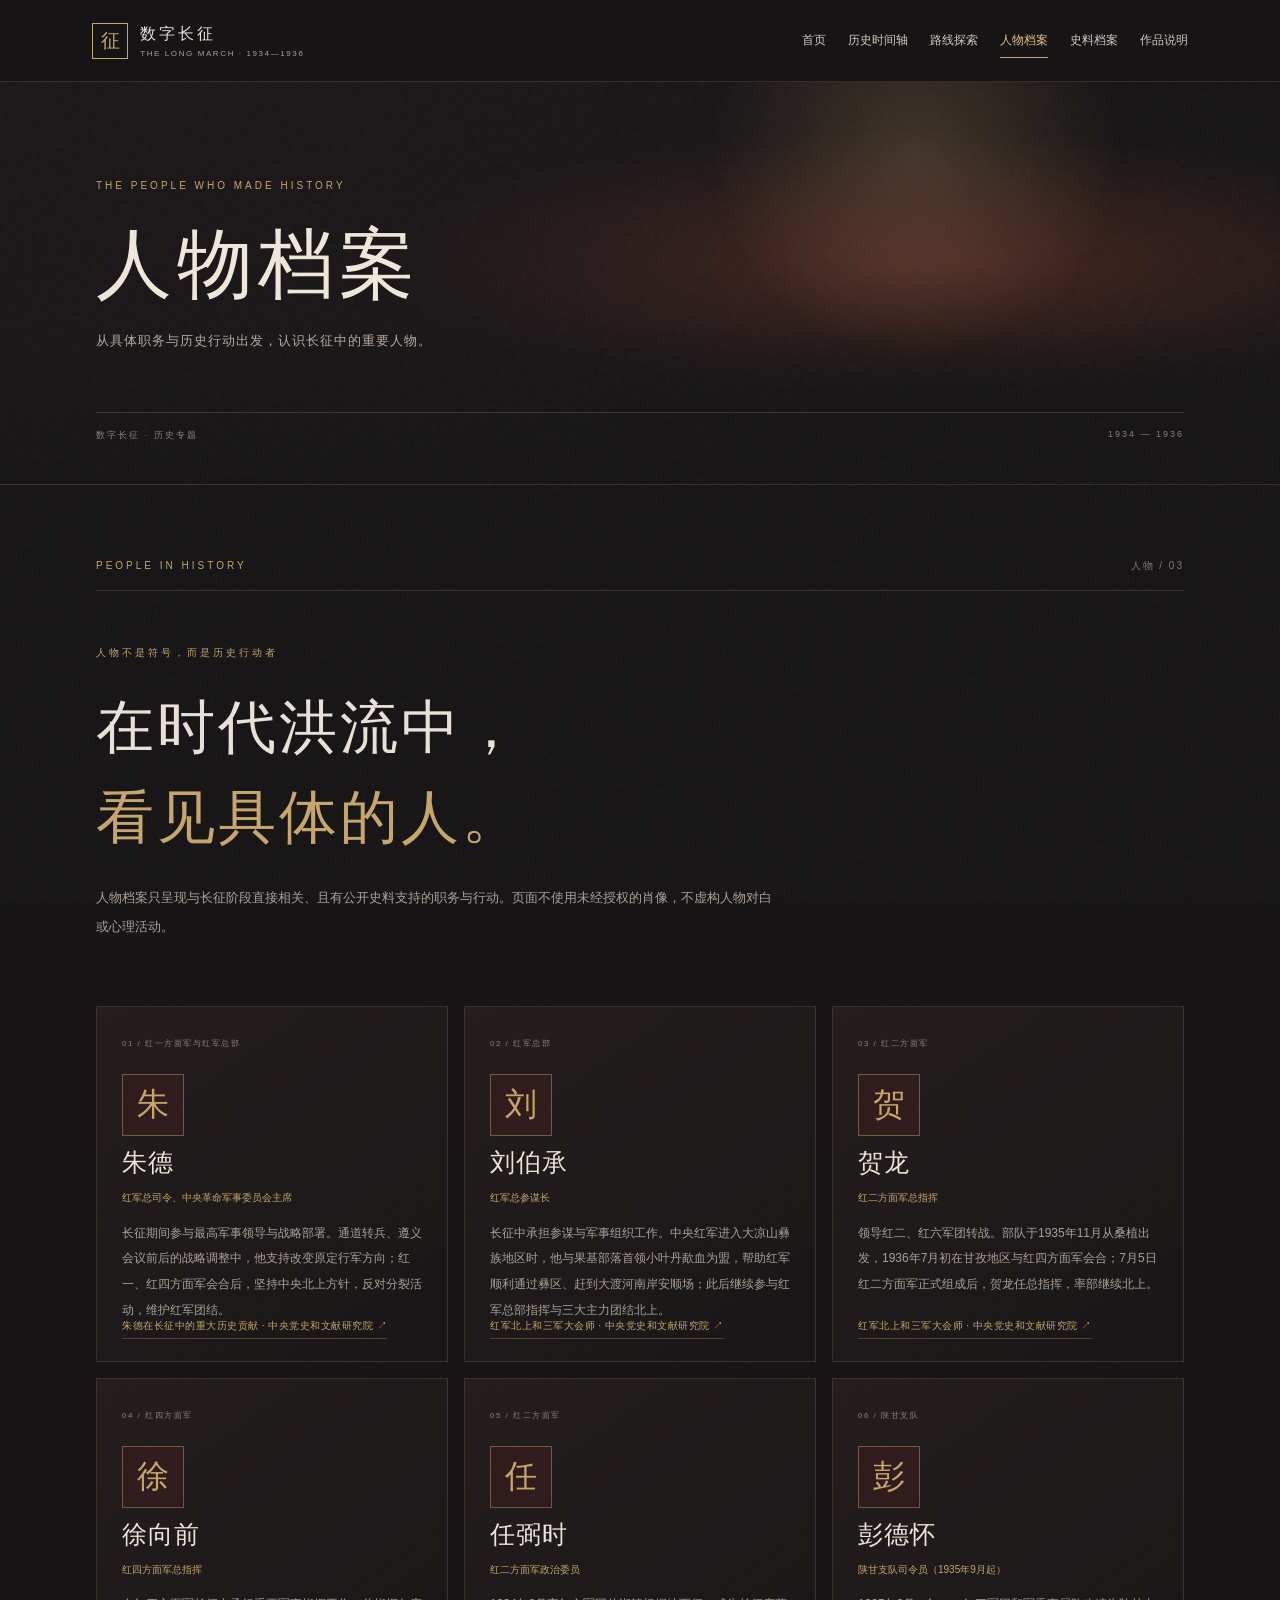
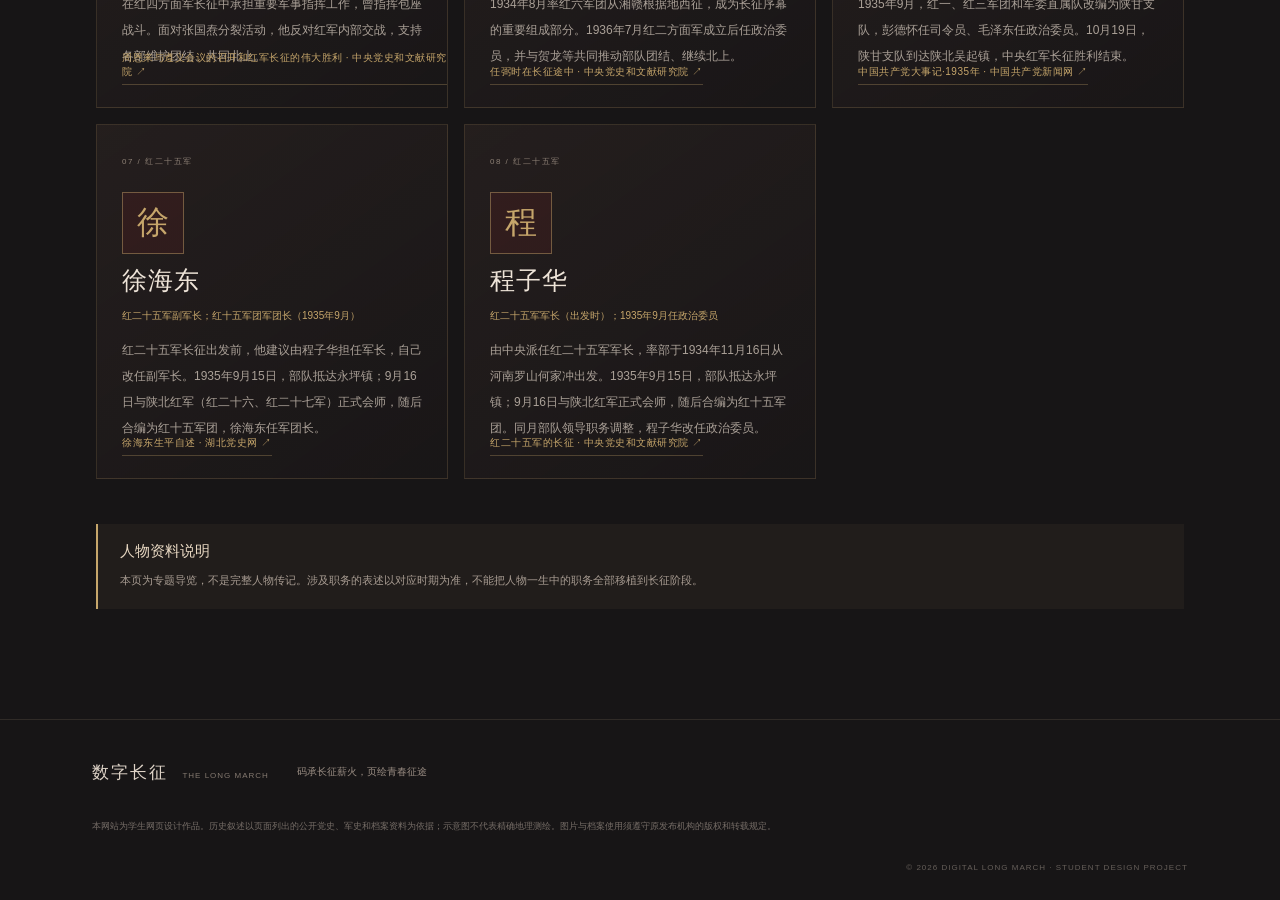
<file: people.html>
<!doctype html>
<html lang="zh-CN">
<head>
  <meta charset="utf-8">
  <meta name="viewport" content="width=device-width, initial-scale=1">
  <meta name="theme-color" content="#171516">
  <meta name="description" content="人物档案｜数字长征：永不熄灭的征途">
  <title>人物档案｜数字长征</title>
  <link rel="canonical" href="https://sean-xia0.github.io/digital-long-march/people.html">
  <meta property="og:type" content="website">
  <meta property="og:locale" content="zh_CN">
  <meta property="og:site_name" content="数字长征｜永不熄灭的征途">
  <meta property="og:title" content="人物档案｜数字长征">
  <meta property="og:description" content="从历史职务与具体行动出发，认识长征时期的重要人物及其历史贡献。">
  <meta property="og:url" content="https://sean-xia0.github.io/digital-long-march/people.html">
  <meta name="twitter:card" content="summary">
  <meta name="twitter:title" content="人物档案｜数字长征">
  <meta name="twitter:description" content="从历史职务与具体行动出发，认识长征时期的重要人物及其历史贡献。">
  <link rel="stylesheet" href="css/style.css?v=11">
  <link rel="stylesheet" href="css/pages.css?v=11">
</head>
<body class="subpage">
  <a class="skip-link" href="#main-content">跳到主要内容</a>
  <div class="noise" aria-hidden="true"></div>
  <div class="scroll-progress" id="scrollProgress"></div>
  <header class="site-header" id="top">
    <a class="brand" href="index.html" aria-label="数字长征首页">
      <span class="brand-mark">征</span>
      <span class="brand-copy"><strong>数字长征</strong><small>THE LONG MARCH · 1934—1936</small></span>
    </a>
    <button class="menu-toggle" id="menuToggle" aria-label="打开导航" aria-expanded="false" aria-controls="mainNav"><span></span><span></span></button>
    <nav class="main-nav" id="mainNav" aria-label="主导航"><a class="" href="index.html">首页</a><a class="" href="history.html">历史时间轴</a><a class="" href="routes.html">路线探索</a><a class="active" aria-current="page" href="people.html">人物档案</a><a class="" href="archives.html">史料档案</a><a class="" href="about.html">作品说明</a></nav>
  </header>
  <main id="main-content" tabindex="-1">
    <section class="page-hero">
      <div class="page-hero-glow" aria-hidden="true"></div>
      <div class="section-shell page-hero-inner">
        <p class="eyebrow reveal">THE PEOPLE WHO MADE HISTORY</p>
        <h1 class="reveal">人物档案</h1>
        <p class="page-subtitle reveal">从具体职务与历史行动出发，认识长征中的重要人物。</p>
        <div class="page-hero-meta"><span>数字长征 · 历史专题</span><span>1934 — 1936</span></div>
      </div>
    </section>

<section class="page-section section-shell">
  <div class="section-topline reveal"><span class="eyebrow">PEOPLE IN HISTORY</span><span class="section-number">人物 / 03</span></div>
  <div class="page-intro reveal"><p class="overline">人物不是符号，而是历史行动者</p><h2>在时代洪流中，<br><em>看见具体的人。</em></h2><p>人物档案只呈现与长征阶段直接相关、且有公开史料支持的职务与行动。页面不使用未经授权的肖像，不虚构人物对白或心理活动。</p></div>
  <div class="people-grid">
    <article class="person-card reveal"><span class="person-index">01 / 红一方面军与红军总部</span><div class="person-monogram">朱</div><h3>朱德</h3><p class="person-role">红军总司令、中央革命军事委员会主席</p><p>长征期间参与最高军事领导与战略部署。通道转兵、遵义会议前后的战略调整中，他支持改变原定行军方向；红一、红四方面军会合后，坚持中央北上方针，反对分裂活动，维护红军团结。</p><a href="https://www.dswxyjy.org.cn/n1/2019/0228/c423964-30916641.html" target="_blank" rel="noopener">朱德在长征中的重大历史贡献 · 中央党史和文献研究院 ↗</a></article>
    <article class="person-card reveal"><span class="person-index">02 / 红军总部</span><div class="person-monogram">刘</div><h3>刘伯承</h3><p class="person-role">红军总参谋长</p><p>长征中承担参谋与军事组织工作。中央红军进入大凉山彝族地区时，他与果基部落首领小叶丹歃血为盟，帮助红军顺利通过彝区、赶到大渡河南岸安顺场；此后继续参与红军总部指挥与三大主力团结北上。</p><a href="https://www.dswxyjy.org.cn/n1/2026/1012/c462662-40812897.html" target="_blank" rel="noopener">红军北上和三军大会师 · 中央党史和文献研究院 ↗</a></article>
    <article class="person-card reveal"><span class="person-index">03 / 红二方面军</span><div class="person-monogram">贺</div><h3>贺龙</h3><p class="person-role">红二方面军总指挥</p><p>领导红二、红六军团转战。部队于1935年11月从桑植出发，1936年7月初在甘孜地区与红四方面军会合；7月5日红二方面军正式组成后，贺龙任总指挥，率部继续北上。</p><a href="https://www.dswxyjy.org.cn/n1/2026/1012/c462662-40812897.html" target="_blank" rel="noopener">红军北上和三军大会师 · 中央党史和文献研究院 ↗</a></article>
    <article class="person-card reveal"><span class="person-index">04 / 红四方面军</span><div class="person-monogram">徐</div><h3>徐向前</h3><p class="person-role">红四方面军总指挥</p><p>在红四方面军长征中承担重要军事指挥工作，曾指挥包座战斗。面对张国焘分裂活动，他反对红军内部交战，支持各部维护团结、共同北上。</p><a href="https://www.dswxyjy.org.cn/n1/2025/0307/c423726-40433382.html" target="_blank" rel="noopener">周恩来与遵义会议的召开和红军长征的伟大胜利 · 中央党史和文献研究院 ↗</a></article>
    <article class="person-card reveal"><span class="person-index">05 / 红二方面军</span><div class="person-monogram">任</div><h3>任弼时</h3><p class="person-role">红二方面军政治委员</p><p>1934年8月率红六军团从湘赣根据地西征，成为长征序幕的重要组成部分。1936年7月红二方面军成立后任政治委员，并与贺龙等共同推动部队团结、继续北上。</p><a href="https://www.dswxyjy.org.cn/n1/2019/0228/c423729-30944011.html" target="_blank" rel="noopener">任弼时在长征途中 · 中央党史和文献研究院 ↗</a></article>
    <article class="person-card reveal"><span class="person-index">06 / 陕甘支队</span><div class="person-monogram">彭</div><h3>彭德怀</h3><p class="person-role">陕甘支队司令员（1935年9月起）</p><p>1935年9月，红一、红三军团和军委直属队改编为陕甘支队，彭德怀任司令员、毛泽东任政治委员。10月19日，陕甘支队到达陕北吴起镇，中央红军长征胜利结束。</p><a href="https://cpc.people.com.cn/GB/64162/64164/4415983.html" target="_blank" rel="noopener">中国共产党大事记·1935年 · 中国共产党新闻网 ↗</a></article>
    <article class="person-card reveal"><span class="person-index">07 / 红二十五军</span><div class="person-monogram">徐</div><h3>徐海东</h3><p class="person-role">红二十五军副军长；红十五军团军团长（1935年9月）</p><p>红二十五军长征出发前，他建议由程子华担任军长，自己改任副军长。1935年9月15日，部队抵达永坪镇；9月16日与陕北红军（红二十六、红二十七军）正式会师，随后合编为红十五军团，徐海东任军团长。</p><a href="https://www.hbdsw.org.cn/tbgz/jnxhd120zn/spzs/202006/t4585298_2.shtml" target="_blank" rel="noopener">徐海东生平自述 · 湖北党史网 ↗</a></article>
    <article class="person-card reveal"><span class="person-index">08 / 红二十五军</span><div class="person-monogram">程</div><h3>程子华</h3><p class="person-role">红二十五军军长（出发时）；1935年9月任政治委员</p><p>由中央派任红二十五军军长，率部于1934年11月16日从河南罗山何家冲出发。1935年9月15日，部队抵达永坪镇；9月16日与陕北红军正式会师，随后合编为红十五军团。同月部队领导职务调整，程子华改任政治委员。</p><a href="https://www.dswxyjy.org.cn/n1/2026/0903/c244516-40791810.html" target="_blank" rel="noopener">红二十五军的长征 · 中央党史和文献研究院 ↗</a></article>
  </div>
  <div class="source-note reveal"><strong>人物资料说明</strong><p>本页为专题导览，不是完整人物传记。涉及职务的表述以对应时期为准，不能把人物一生中的职务全部移植到长征阶段。</p></div>
</section>
  </main>
  <footer class="site-footer">
    <a class="footer-brand" href="index.html">数字长征 <span>THE LONG MARCH</span></a>
    <p>码承长征薪火，页绘青春征途</p>
    <small>本网站为学生网页设计作品。历史叙述以页面列出的公开党史、军史和档案资料为依据；示意图不代表精确地理测绘。图片与档案使用须遵守原发布机构的版权和转载规定。</small>
    <span class="copyright">© 2026 DIGITAL LONG MARCH · STUDENT DESIGN PROJECT</span>
  </footer>
  <script src="js/pages.js"></script>
</body>
</html>
</file>
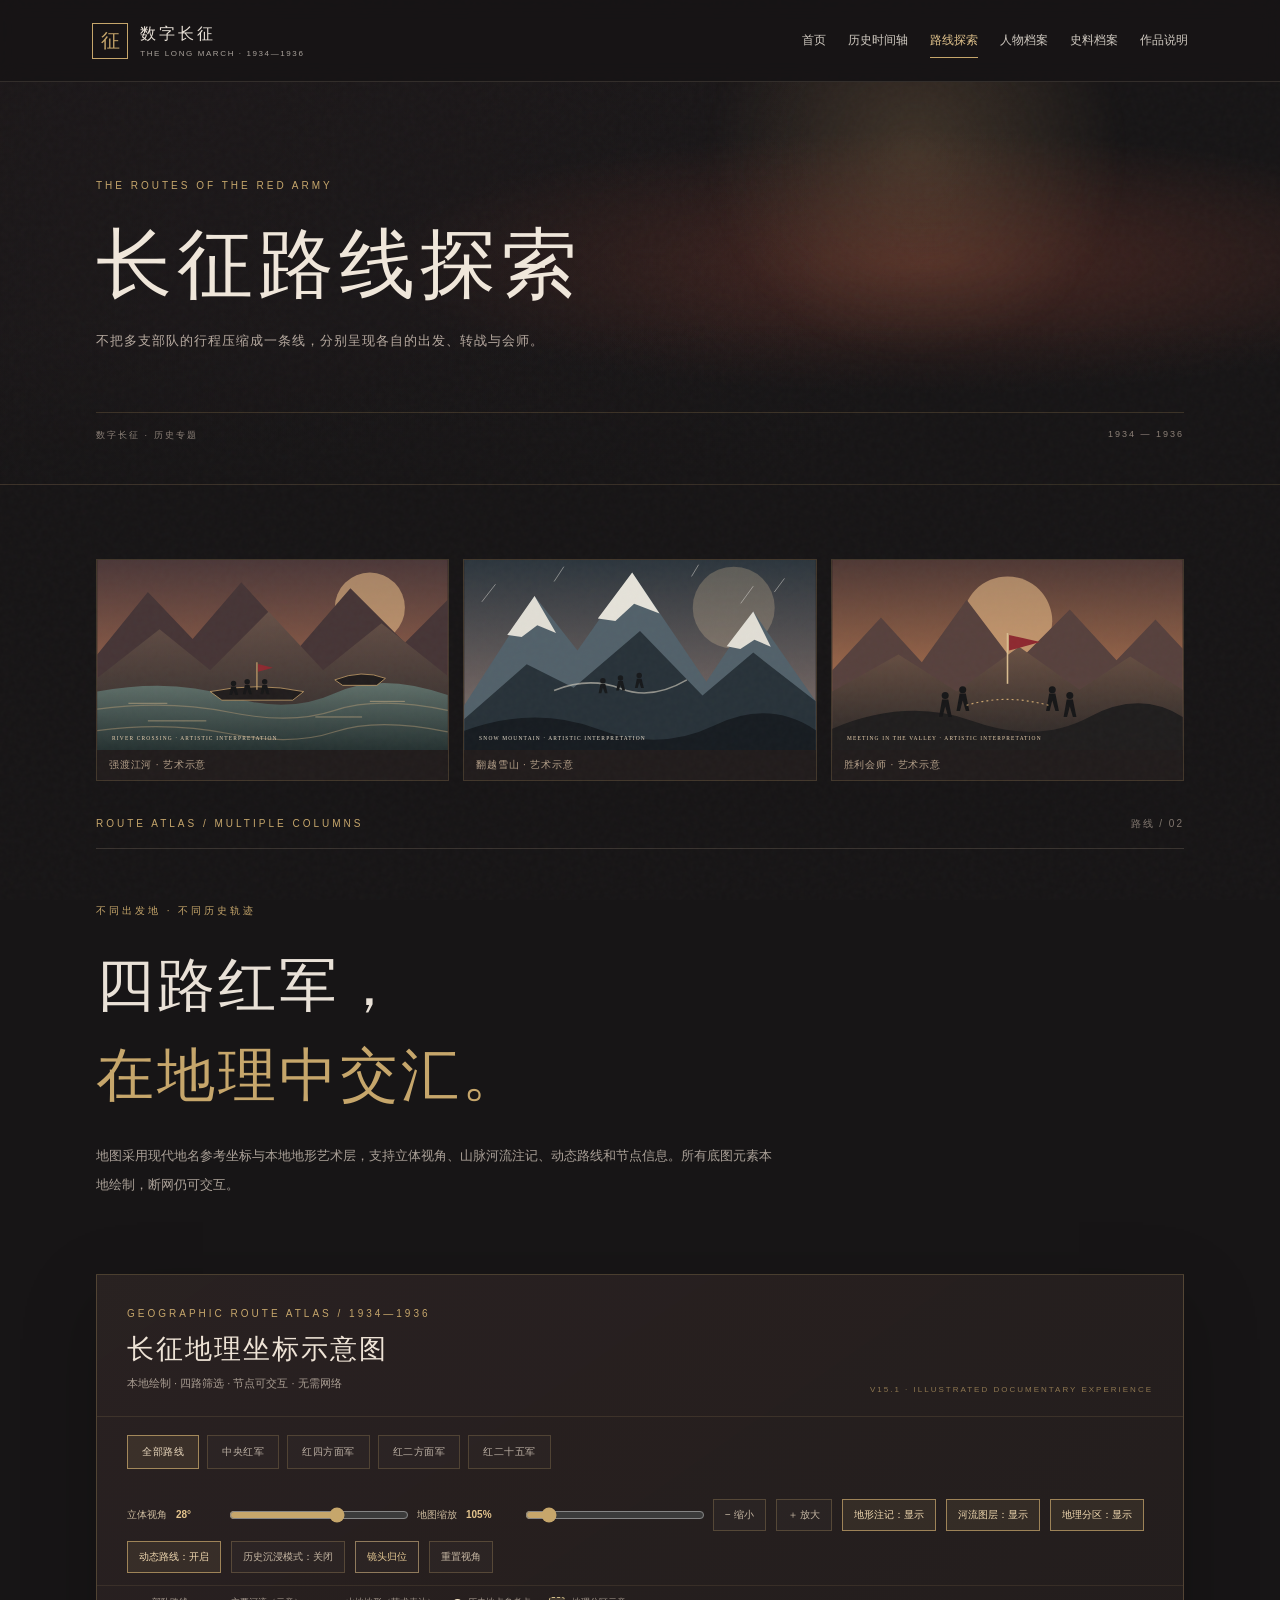
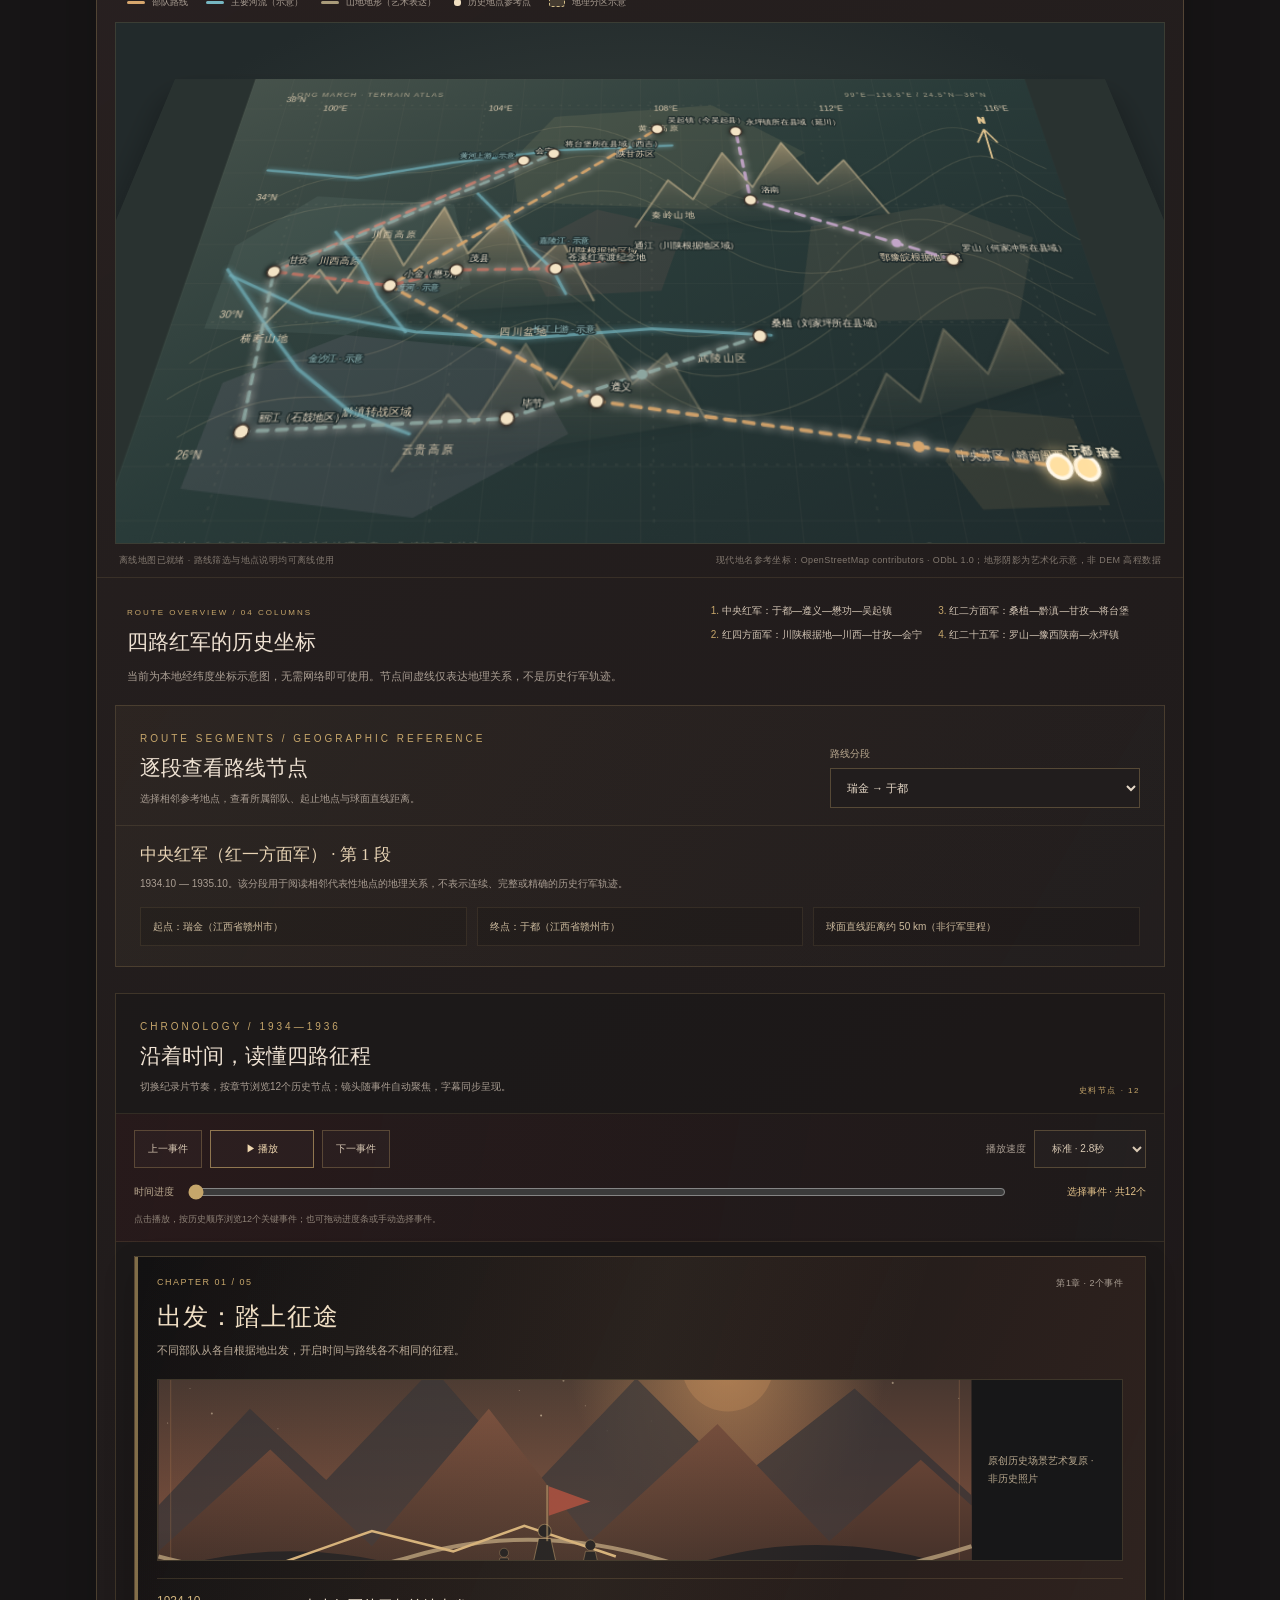
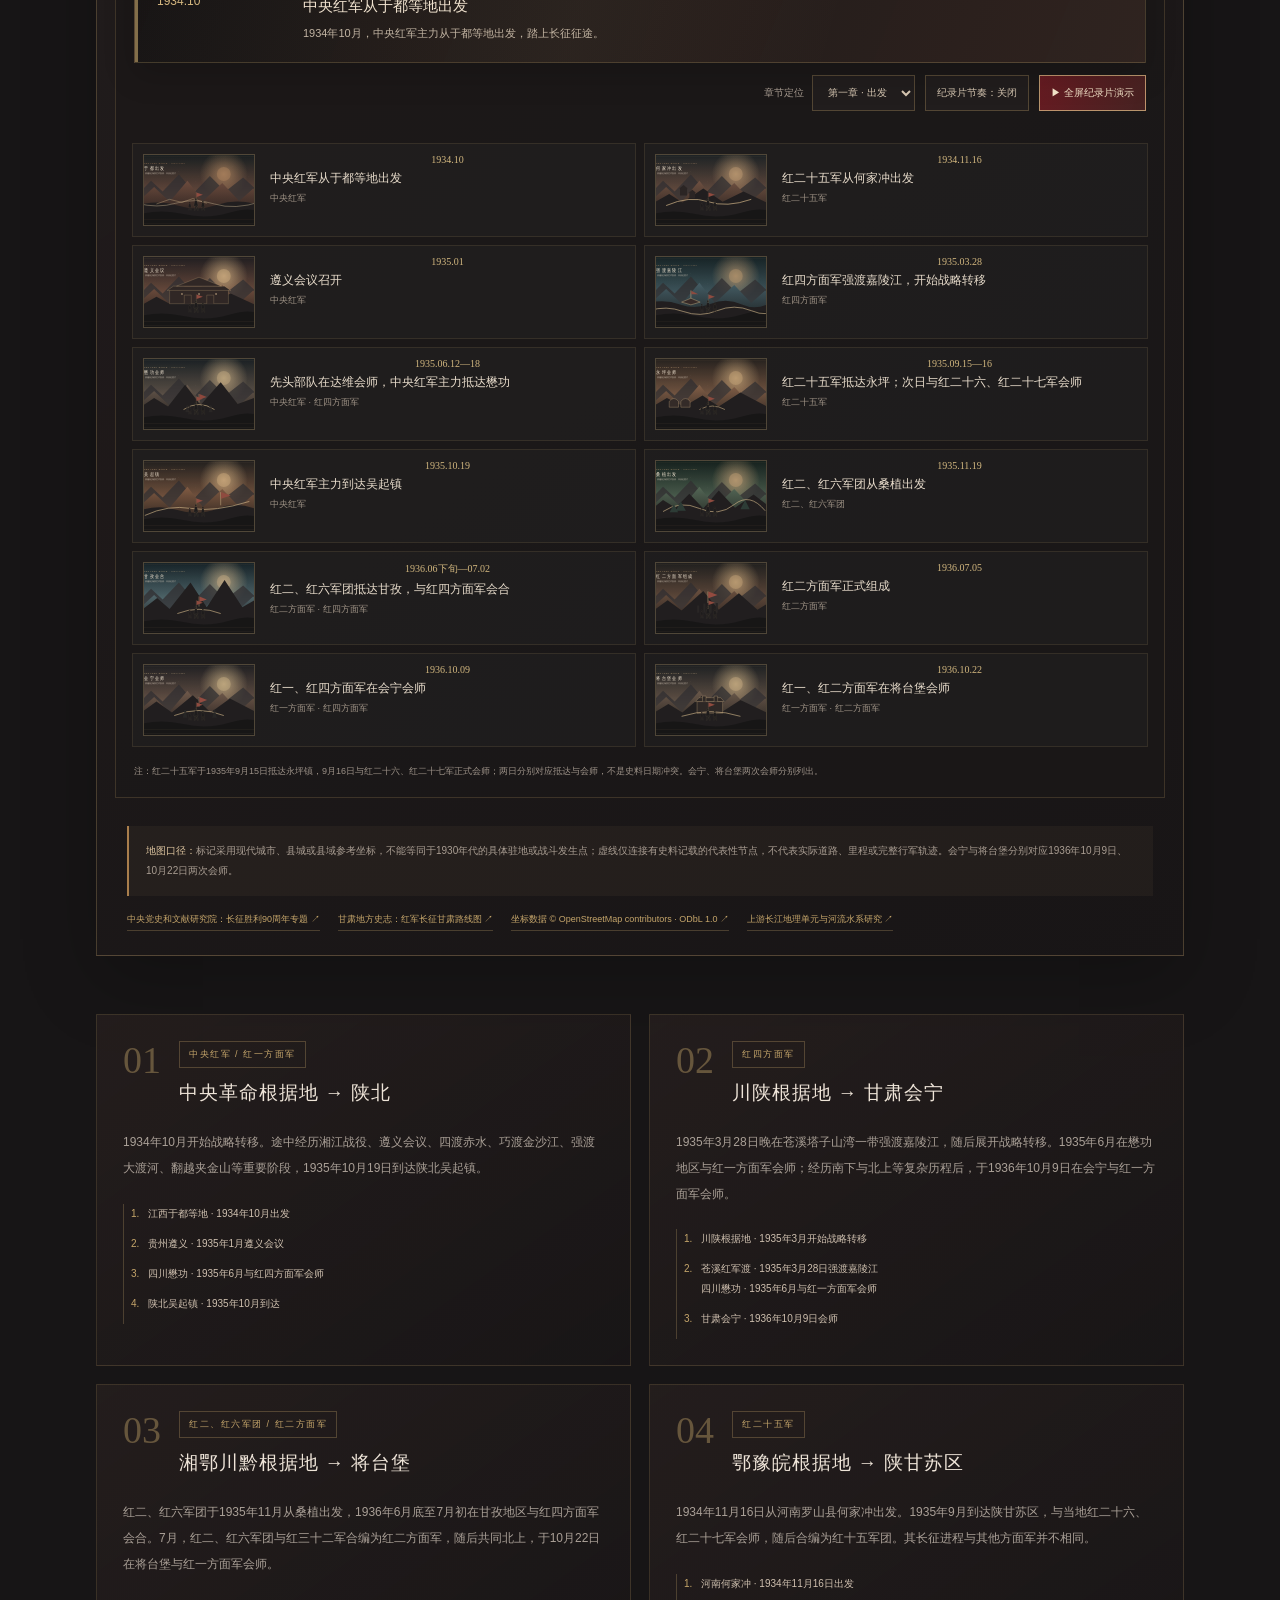
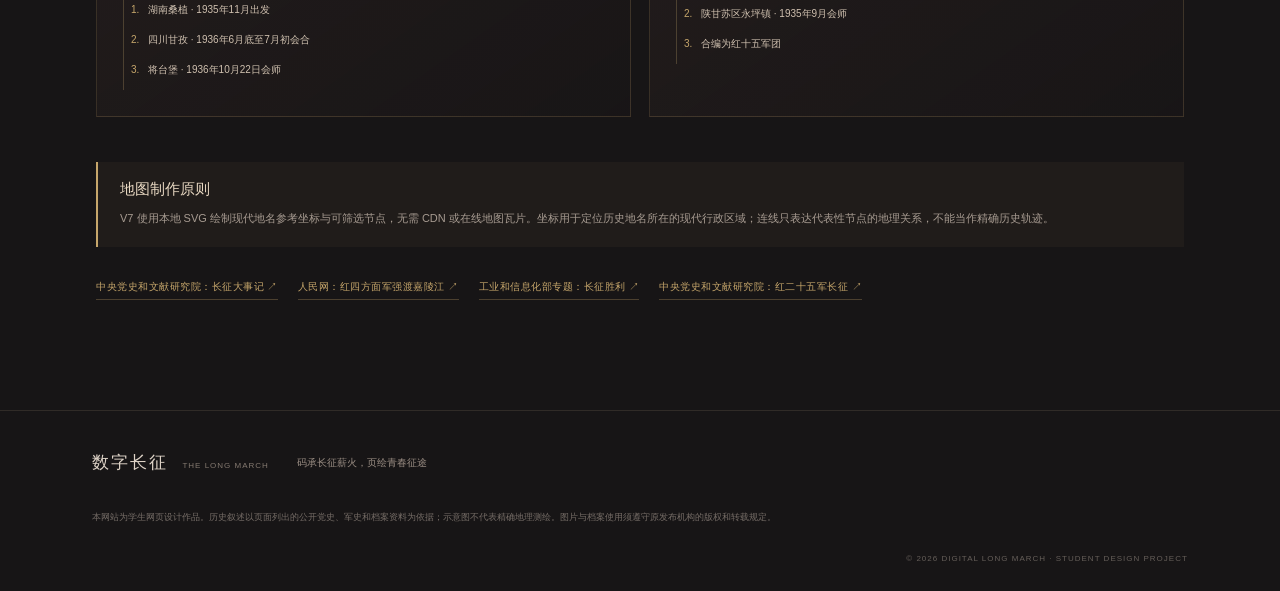
<file: routes.html>
<!doctype html>
<html lang="zh-CN">
<head>
  <meta charset="utf-8">
  <meta name="viewport" content="width=device-width, initial-scale=1">
  <meta name="theme-color" content="#171516">
  <meta name="description" content="长征路线探索｜数字长征：永不熄灭的征途">
  <title>长征路线探索｜数字长征</title>
  <link rel="canonical" href="https://sean-xia0.github.io/digital-long-march/routes.html">
  <meta property="og:type" content="website">
  <meta property="og:locale" content="zh_CN">
  <meta property="og:site_name" content="数字长征｜永不熄灭的征途">
  <meta property="og:title" content="长征路线探索｜数字长征">
  <meta property="og:description" content="探索中央红军、红四方面军、红二方面军与红二十五军的代表性路线和地理节点。">
  <meta property="og:url" content="https://sean-xia0.github.io/digital-long-march/routes.html">
  <meta name="twitter:card" content="summary">
  <meta name="twitter:title" content="长征路线探索｜数字长征">
  <meta name="twitter:description" content="探索中央红军、红四方面军、红二方面军与红二十五军的代表性路线和地理节点。">
  <link rel="stylesheet" href="css/style.css?v=11">
  <link rel="stylesheet" href="css/pages.css?v=15.1">
</head>
<body class="subpage">
  <a class="skip-link" href="#main-content">跳到主要内容</a>
  <div class="noise" aria-hidden="true"></div>
  <div class="scroll-progress" id="scrollProgress"></div>
  <header class="site-header" id="top">
    <a class="brand" href="index.html" aria-label="数字长征首页">
      <span class="brand-mark">征</span>
      <span class="brand-copy"><strong>数字长征</strong><small>THE LONG MARCH · 1934—1936</small></span>
    </a>
    <button class="menu-toggle" id="menuToggle" aria-label="打开导航" aria-expanded="false" aria-controls="mainNav"><span></span><span></span></button>
    <nav class="main-nav" id="mainNav" aria-label="主导航"><a class="" href="index.html">首页</a><a class="" href="history.html">历史时间轴</a><a class="active" aria-current="page" href="routes.html">路线探索</a><a class="" href="people.html">人物档案</a><a class="" href="archives.html">史料档案</a><a class="" href="about.html">作品说明</a></nav>
  </header>
  <main id="main-content" tabindex="-1">
    <section class="page-hero">
      <div class="page-hero-glow" aria-hidden="true"></div>
      <div class="section-shell page-hero-inner">
        <p class="eyebrow reveal">THE ROUTES OF THE RED ARMY</p>
        <h1 class="reveal">长征路线探索</h1>
        <p class="page-subtitle reveal">不把多支部队的行程压缩成一条线，分别呈现各自的出发、转战与会师。</p>
        <div class="page-hero-meta"><span>数字长征 · 历史专题</span><span>1934 — 1936</span></div>
      </div>
    </section>

<section class="page-section section-shell"><div class="route-art-strip reveal"><figure><img src="assets/river-crossing.svg" alt="强渡江河主题原创艺术示意插画" loading="lazy"><figcaption>强渡江河 · 艺术示意</figcaption></figure><figure><img src="assets/snow-mountain.svg" alt="翻越雪山主题原创艺术示意插画" loading="lazy"><figcaption>翻越雪山 · 艺术示意</figcaption></figure><figure><img src="assets/meeting.svg" alt="胜利会师主题原创艺术示意插画" loading="lazy"><figcaption>胜利会师 · 艺术示意</figcaption></figure></div>
  <div class="section-topline reveal"><span class="eyebrow">ROUTE ATLAS / MULTIPLE COLUMNS</span><span class="section-number">路线 / 02</span></div>
  <div class="page-intro reveal"><p class="overline">不同出发地 · 不同历史轨迹</p><h2>四路红军，<br><em>在地理中交汇。</em></h2><p>地图采用现代地名参考坐标与本地地形艺术层，支持立体视角、山脉河流注记、动态路线和节点信息。所有底图元素本地绘制，断网仍可交互。</p></div>
  <section class="geo-atlas reveal" aria-labelledby="geoAtlasTitle">
    <div class="geo-atlas-head"><div><span class="eyebrow">GEOGRAPHIC ROUTE ATLAS / 1934—1936</span><h3 id="geoAtlasTitle">长征地理坐标示意图</h3><p>本地绘制 · 四路筛选 · 节点可交互 · 无需网络</p></div><span class="geo-atlas-index">V15.1 · ILLUSTRATED DOCUMENTARY EXPERIENCE</span></div>
    <div class="geo-route-controls" role="group" aria-label="筛选地图路线">
      <button class="geo-route-btn active" data-geo-route="all" aria-pressed="true">全部路线</button>
      <button class="geo-route-btn" data-geo-route="central" aria-pressed="false">中央红军</button>
      <button class="geo-route-btn" data-geo-route="fourth" aria-pressed="false">红四方面军</button>
      <button class="geo-route-btn" data-geo-route="second" aria-pressed="false">红二方面军</button>
      <button class="geo-route-btn" data-geo-route="twentyfive" aria-pressed="false">红二十五军</button>
    </div>
    <div class="geo-map-tools" aria-label="地图显示控制">
      <label class="geo-tilt-control" for="geoTilt"><span>立体视角</span><strong id="geoTiltValue">28°</strong><input id="geoTilt" type="range" min="0" max="46" step="2" value="28" aria-label="调整地图立体倾斜角度"></label>
      <label class="geo-zoom-control" for="geoZoom"><span>地图缩放</span><strong id="geoZoomValue">105%</strong><input id="geoZoom" type="range" min="100" max="150" step="5" value="105" aria-label="调整地图缩放比例"></label>
      <button type="button" id="geoZoomOut" aria-label="缩小地图">− 缩小</button><button type="button" id="geoZoomIn" aria-label="放大地图">＋ 放大</button>
      <button type="button" id="geoTerrainToggle" aria-pressed="true">地形注记：显示</button>
      <button type="button" id="geoRiverToggle" aria-pressed="true">河流图层：显示</button><button type="button" id="geoRegionToggle" aria-pressed="true">地理分区：显示</button>
      <button type="button" id="geoMotionToggle" aria-pressed="true">动态路线：开启</button><button type="button" id="geoImmersiveToggle" aria-pressed="false">历史沉浸模式：关闭</button><button type="button" id="geoCameraReset">镜头归位</button>
      <button type="button" id="geoViewReset">重置视角</button>
    </div>
    <div class="geo-map-legend" aria-label="地图图例">
      <span><i class="legend-route"></i>部队路线</span><span><i class="legend-river"></i>主要河流（示意）</span><span><i class="legend-mountain"></i>山地地形（艺术表达）</span><span><i class="legend-node"></i>历史地点参考点</span><span><i class="legend-region"></i>地理分区示意</span>
    </div>
    <div class="geo-map-frame"><div id="longMarchMap" role="application" aria-label="中国工农红军长征代表性历史地点交互地图"><div class="geo-map-loading">正在绘制本地坐标示意图…</div></div></div>
    <div class="geo-map-meta"><span id="geoMapStatus" aria-live="polite">正在初始化离线地图</span><span>现代地名参考坐标：OpenStreetMap contributors · ODbL 1.0；地形阴影为艺术化示意，非 DEM 高程数据</span></div>
    <div class="geo-map-detail" aria-live="polite"><div><span class="geo-detail-kicker" id="geoDetailKicker">ROUTE OVERVIEW</span><h4 id="geoDetailTitle">四路红军的历史坐标</h4><p id="geoDetailText">选择上方路线，查看代表性节点。地图连线用于表达节点之间的地理关系，不是历史行军轨迹复原。</p></div><ol id="geoDetailStops"><li>点击地图标记查看地点说明</li><li>切换路线查看不同部队的行程</li></ol></div>
    <section class="geo-segment-panel" aria-labelledby="geoSegmentTitle">
      <div class="geo-segment-heading"><div><span class="eyebrow">ROUTE SEGMENTS / GEOGRAPHIC REFERENCE</span><h4 id="geoSegmentTitle">逐段查看路线节点</h4><p>选择相邻参考地点，查看所属部队、起止地点与球面直线距离。</p></div>
        <label for="geoSegmentSelect">路线分段<select id="geoSegmentSelect" aria-label="选择部队路线分段"><option value="">正在载入路线分段…</option></select></label>
      </div>
      <div class="geo-segment-result" aria-live="polite"><strong id="geoSegmentName">选择一段路线</strong><p id="geoSegmentDescription">每段仅连接本项目列出的相邻现代地名参考点，不代表真实行军路线、道路里程或具体战斗位置。</p><div class="geo-segment-stats"><span id="geoSegmentStart">起点：—</span><span id="geoSegmentEnd">终点：—</span><span id="geoSegmentDistance">参考直线距离：—</span></div></div>
    </section>
    <section class="geo-timeline" aria-labelledby="geoTimelineTitle">
      <div class="geo-timeline-head"><div><span class="eyebrow">CHRONOLOGY / 1934—1936</span><h4 id="geoTimelineTitle">沿着时间，读懂四路征程</h4><p>切换纪录片节奏，按章节浏览12个历史节点；镜头随事件自动聚焦，字幕同步呈现。</p></div><span class="geo-timeline-count">史料节点 · 12</span></div>
      <div class="geo-playback" aria-label="长征路线时间播放控制">
        <div class="geo-playback-actions">
          <button type="button" id="geoPlaybackPrev" aria-label="上一个历史事件">上一事件</button>
          <button type="button" id="geoPlaybackPlay">▶ 播放</button>
          <button type="button" id="geoPlaybackNext" aria-label="下一个历史事件">下一事件</button>
          <label for="geoPlaybackSpeed">播放速度</label>
          <select id="geoPlaybackSpeed" aria-label="选择每个事件的播放时长">
            <option value="4000">慢速 · 4秒</option>
            <option value="2800" selected>标准 · 2.8秒</option>
            <option value="1800">快速 · 1.8秒</option>
          </select>
        </div>
        <label class="geo-playback-progress" for="geoPlaybackRange"><span>时间进度</span><input id="geoPlaybackRange" type="range" min="0" max="11" step="1" value="0" aria-label="拖动定位历史事件"><output id="geoPlaybackOutput" for="geoPlaybackRange">选择事件 · 共12个</output></label>
        <p id="geoPlaybackStatus" aria-live="polite">点击播放，按历史顺序浏览12个关键事件；也可拖动进度条或手动选择事件。</p>
      </div>
      <section class="geo-documentary" aria-label="纪录片章节与历史字幕" aria-live="polite" aria-atomic="true">
        <div class="geo-documentary-top"><span id="geoChapterEyebrow">CHAPTER 01 / 05</span><span id="geoChapterProgress">第1章 · 2个事件</span></div>
        <h5 id="geoChapterTitle">出发：踏上征途</h5>
        <p class="geo-chapter-summary" id="geoChapterSummary">不同部队从各自根据地出发，开启时间与路线各不相同的征程。</p>
        <figure class="geo-feature-art"><img id="geoDocumentaryImage" src="assets/milestone-01-yudu.svg" alt="中央红军从于都出发的原创历史场景艺术复原"><figcaption id="geoDocumentaryImageCaption">原创历史场景艺术复原 · 非历史照片</figcaption></figure>
        <div class="geo-documentary-caption"><time id="geoCaptionDate">1934.10</time><div><strong id="geoCaptionTitle">中央红军从于都等地出发</strong><p id="geoCaptionText">1934年10月，中央红军主力从于都等地出发，踏上长征征途。</p></div></div>
      </section>
      <div class="geo-chapter-picker">
        <label for="geoChapterSelect">章节定位
          <select id="geoChapterSelect" aria-label="选择纪录片章节">
            <option value="0">第一章 · 出发</option><option value="1">第二章 · 转战</option><option value="2">第三章 · 北上</option><option value="3">第四章 · 会合</option><option value="4">第五章 · 会师</option>
          </select>
        </label>
        <button type="button" id="geoDocumentaryToggle" aria-pressed="false">纪录片节奏：关闭</button>
        <button type="button" id="geoCinemaOpen" class="geo-cinema-launch">▶ 全屏纪录片演示</button>
      </div>
      <div class="geo-timeline-list" id="geoTimelineList" aria-label="长征关键历史节点">
        <button type="button" data-timeline-index="0" aria-pressed="false"><img class="geo-timeline-thumb" src="assets/milestone-01-yudu.svg" alt="于都出发原创历史场景艺术复原" loading="lazy" decoding="async"><span class="geo-timeline-copy"><time>1934.10</time><strong>中央红军从于都等地出发</strong><small>中央红军</small></span></button>
        <button type="button" data-timeline-index="1" aria-pressed="false"><img class="geo-timeline-thumb" src="assets/milestone-02-hejiachong.svg" alt="何家冲出发原创历史场景艺术复原" loading="lazy" decoding="async"><span class="geo-timeline-copy"><time>1934.11.16</time><strong>红二十五军从何家冲出发</strong><small>红二十五军</small></span></button>
        <button type="button" data-timeline-index="2" aria-pressed="false"><img class="geo-timeline-thumb" src="assets/milestone-03-zunyi.svg" alt="遵义会议原创历史场景艺术复原" loading="lazy" decoding="async"><span class="geo-timeline-copy"><time>1935.01</time><strong>遵义会议召开</strong><small>中央红军</small></span></button>
        <button type="button" data-timeline-index="3" aria-pressed="false"><img class="geo-timeline-thumb" src="assets/milestone-04-jialing.svg" alt="强渡嘉陵江原创历史场景艺术复原" loading="lazy" decoding="async"><span class="geo-timeline-copy"><time>1935.03.28</time><strong>红四方面军强渡嘉陵江，开始战略转移</strong><small>红四方面军</small></span></button>
        <button type="button" data-timeline-index="4" aria-pressed="false"><img class="geo-timeline-thumb" src="assets/milestone-05-maogong.svg" alt="懋功会师原创历史场景艺术复原" loading="lazy" decoding="async"><span class="geo-timeline-copy"><time>1935.06.12—18</time><strong>先头部队在达维会师，中央红军主力抵达懋功</strong><small>中央红军 · 红四方面军</small></span></button>
        <button type="button" data-timeline-index="5" aria-pressed="false"><img class="geo-timeline-thumb" src="assets/milestone-06-yongping.svg" alt="永坪会师原创历史场景艺术复原" loading="lazy" decoding="async"><span class="geo-timeline-copy"><time>1935.09.15—16</time><strong>红二十五军抵达永坪；次日与红二十六、红二十七军会师</strong><small>红二十五军</small></span></button>
        <button type="button" data-timeline-index="6" aria-pressed="false"><img class="geo-timeline-thumb" src="assets/milestone-07-wuqi.svg" alt="到达吴起镇原创历史场景艺术复原" loading="lazy" decoding="async"><span class="geo-timeline-copy"><time>1935.10.19</time><strong>中央红军主力到达吴起镇</strong><small>中央红军</small></span></button>
        <button type="button" data-timeline-index="7" aria-pressed="false"><img class="geo-timeline-thumb" src="assets/milestone-08-sangzhi.svg" alt="桑植出发原创历史场景艺术复原" loading="lazy" decoding="async"><span class="geo-timeline-copy"><time>1935.11.19</time><strong>红二、红六军团从桑植出发</strong><small>红二、红六军团</small></span></button>
        <button type="button" data-timeline-index="8" aria-pressed="false"><img class="geo-timeline-thumb" src="assets/milestone-09-ganzi.svg" alt="甘孜会合原创历史场景艺术复原" loading="lazy" decoding="async"><span class="geo-timeline-copy"><time>1936.06下旬—07.02</time><strong>红二、红六军团抵达甘孜，与红四方面军会合</strong><small>红二方面军 · 红四方面军</small></span></button>
        <button type="button" data-timeline-index="9" aria-pressed="false"><img class="geo-timeline-thumb" src="assets/milestone-10-formation.svg" alt="红二方面军组成原创历史场景艺术复原" loading="lazy" decoding="async"><span class="geo-timeline-copy"><time>1936.07.05</time><strong>红二方面军正式组成</strong><small>红二方面军</small></span></button>
        <button type="button" data-timeline-index="10" aria-pressed="false"><img class="geo-timeline-thumb" src="assets/milestone-11-huining.svg" alt="会宁会师原创历史场景艺术复原" loading="lazy" decoding="async"><span class="geo-timeline-copy"><time>1936.10.09</time><strong>红一、红四方面军在会宁会师</strong><small>红一方面军 · 红四方面军</small></span></button>
        <button type="button" data-timeline-index="11" aria-pressed="false"><img class="geo-timeline-thumb" src="assets/milestone-12-jiangtaibao.svg" alt="将台堡会师原创历史场景艺术复原" loading="lazy" decoding="async"><span class="geo-timeline-copy"><time>1936.10.22</time><strong>红一、红二方面军在将台堡会师</strong><small>红一方面军 · 红二方面军</small></span></button>
      </div>
      <p class="geo-timeline-note">注：红二十五军于1935年9月15日抵达永坪镇，9月16日与红二十六、红二十七军正式会师；两日分别对应抵达与会师，不是史料日期冲突。会宁、将台堡两次会师分别列出。</p>
    </section>
      <div class="geo-cinema-overlay" id="geoCinemaOverlay" role="dialog" aria-modal="true" aria-label="长征全屏纪录片演示" aria-hidden="true" hidden>
        <div class="geo-cinema-backdrop" aria-hidden="true"></div>
        <div class="geo-cinema-frame">
          <header class="geo-cinema-header"><span>数字长征 · 永不熄灭的征途</span><button type="button" id="geoCinemaClose" aria-label="退出全屏演示">退出演示 ×</button></header>
          <main class="geo-cinema-main">
            <p class="geo-cinema-kicker" id="geoCinemaKicker">DOCUMENTARY PRESENTATION · 1934—1936</p>
            <p class="geo-cinema-chapter" id="geoCinemaChapter">第一章 · 出发</p>
            <h2 id="geoCinemaTitle">踏上征途</h2>
            <p class="geo-cinema-summary" id="geoCinemaSummary">沿着历史节点，观看四路红军各自的长征历程。</p>
            <figure class="geo-cinema-art"><img id="geoCinemaImage" src="assets/milestone-01-yudu.svg" alt="中央红军从于都出发的原创历史场景艺术复原"><figcaption>原创历史场景艺术复原 · 非历史照片</figcaption></figure>
            <div class="geo-cinema-map-wrap" id="geoCinemaMapWrap" aria-label="全屏历史路线地图"></div>
            <div class="geo-cinema-caption"><time id="geoCinemaDate">1934.10</time><div><strong id="geoCinemaEvent">中央红军从于都等地出发</strong><p id="geoCinemaText">1934年10月，中央红军主力从于都等地出发，踏上长征征途。</p></div></div>
            <div class="geo-cinema-progress"><span id="geoCinemaProgress">01 / 12</span><div><i id="geoCinemaProgressFill"></i></div><span>历史节点</span></div>
            <section class="geo-cinema-end" id="geoCinemaEnd" hidden>
              <span>THE JOURNEY CONTINUES</span><h3>长征胜利 · 精神永续</h3><p>历史的征途已经写下，新的长征仍在继续。</p><button type="button" id="geoCinemaReplay">从第一章重新播放</button>
            </section>
          </main>
          <footer class="geo-cinema-controls">
            <button type="button" id="geoCinemaPrev">上一事件</button>
            <button type="button" id="geoCinemaPlay">▶ 播放</button>
            <button type="button" id="geoCinemaNext">下一事件</button>
            <button type="button" id="geoCinemaFullscreen">切换全屏</button>
          </footer>
          <p class="geo-cinema-footnote">地图为历史地点与现代地名参考坐标的教学示意，不是精确历史行军轨迹。</p>
        </div>
      </div>
    <p class="geo-map-caution"><strong>地图口径：</strong>标记采用现代城市、县城或县域参考坐标，不能等同于1930年代的具体驻地或战斗发生点；虚线仅连接有史料记载的代表性节点，不代表实际道路、里程或完整行军轨迹。会宁与将台堡分别对应1936年10月9日、10月22日两次会师。</p>
    <div class="geo-map-sources"><a href="https://www.dswxyjy.org.cn/GB/427277/462086/" target="_blank" rel="noopener">中央党史和文献研究院：长征胜利90周年专题 ↗</a><a href="https://www.gsdfszw.org.cn/gssz/dyl/dsjjszs/201612/P020170214612325804475.pdf" target="_blank" rel="noopener">甘肃地方史志：红军长征甘肃路线图 ↗</a><a href="https://www.openstreetmap.org/copyright" target="_blank" rel="noopener">坐标数据 © OpenStreetMap contributors · ODbL 1.0 ↗</a><a href="https://doi.org/10.1038/s41598-025-89565-1" target="_blank" rel="noopener">上游长江地理单元与河流水系研究 ↗</a></div>
  </section>
  <div class="route-catalog">
    <article class="route-record reveal"><div class="route-record-head"><span class="route-code">01</span><div><span class="tag">中央红军 / 红一方面军</span><h3>中央革命根据地 → 陕北</h3></div></div><p>1934年10月开始战略转移。途中经历湘江战役、遵义会议、四渡赤水、巧渡金沙江、强渡大渡河、翻越夹金山等重要阶段，1935年10月19日到达陕北吴起镇。</p><ol><li>江西于都等地 · 1934年10月出发</li><li>贵州遵义 · 1935年1月遵义会议</li><li>四川懋功 · 1935年6月与红四方面军会师</li><li>陕北吴起镇 · 1935年10月到达</li></ol></article>
    <article class="route-record reveal"><div class="route-record-head"><span class="route-code">02</span><div><span class="tag">红四方面军</span><h3>川陕根据地 → 甘肃会宁</h3></div></div><p>1935年3月28日晚在苍溪塔子山湾一带强渡嘉陵江，随后展开战略转移。1935年6月在懋功地区与红一方面军会师；经历南下与北上等复杂历程后，于1936年10月9日在会宁与红一方面军会师。</p><ol><li>川陕根据地 · 1935年3月开始战略转移</li><li>苍溪红军渡 · 1935年3月28日强渡嘉陵江<br>四川懋功 · 1935年6月与红一方面军会师</li><li>甘肃会宁 · 1936年10月9日会师</li></ol></article>
    <article class="route-record reveal"><div class="route-record-head"><span class="route-code">03</span><div><span class="tag">红二、红六军团 / 红二方面军</span><h3>湘鄂川黔根据地 → 将台堡</h3></div></div><p>红二、红六军团于1935年11月从桑植出发，1936年6月底至7月初在甘孜地区与红四方面军会合。7月，红二、红六军团与红三十二军合编为红二方面军，随后共同北上，于10月22日在将台堡与红一方面军会师。</p><ol><li>湖南桑植 · 1935年11月出发</li><li>四川甘孜 · 1936年6月底至7月初会合</li><li>将台堡 · 1936年10月22日会师</li></ol></article>
    <article class="route-record reveal"><div class="route-record-head"><span class="route-code">04</span><div><span class="tag">红二十五军</span><h3>鄂豫皖根据地 → 陕甘苏区</h3></div></div><p>1934年11月16日从河南罗山县何家冲出发。1935年9月到达陕甘苏区，与当地红二十六、红二十七军会师，随后合编为红十五军团。其长征进程与其他方面军并不相同。</p><ol><li>河南何家冲 · 1934年11月16日出发</li><li>陕甘苏区永坪镇 · 1935年9月会师</li><li>合编为红十五军团</li></ol></article>
  </div>
  <div class="source-note reveal"><strong>地图制作原则</strong><p>V7 使用本地 SVG 绘制现代地名参考坐标与可筛选节点，无需 CDN 或在线地图瓦片。坐标用于定位历史地名所在的现代行政区域；连线只表达代表性节点的地理关系，不能当作精确历史轨迹。</p></div>
  <div class="source-links reveal"><a href="https://www.dswxyjy.org.cn/GB/427277/462086/" target="_blank" rel="noopener">中央党史和文献研究院：长征大事记 ↗</a><a href="https://dangshi.people.com.cn/n1/2016/1010/c85037-28763953.html" target="_blank" rel="noopener">人民网：红四方面军强渡嘉陵江 ↗</a><a href="https://www.miit.gov.cn/ztzl/rdzt/dsxxjyzl/xxzl/art/2021/art_a43d76bc5e694806889c07fc36ec6adc.html" target="_blank" rel="noopener">工业和信息化部专题：长征胜利 ↗</a><a href="https://www.dswxyjy.org.cn/n1/2026/0903/c244516-40791810.html" target="_blank" rel="noopener">中央党史和文献研究院：红二十五军长征 ↗</a></div>
</section>
  </main>
  <footer class="site-footer">
    <a class="footer-brand" href="index.html">数字长征 <span>THE LONG MARCH</span></a>
    <p>码承长征薪火，页绘青春征途</p>
    <small>本网站为学生网页设计作品。历史叙述以页面列出的公开党史、军史和档案资料为依据；示意图不代表精确地理测绘。图片与档案使用须遵守原发布机构的版权和转载规定。</small>
    <span class="copyright">© 2026 DIGITAL LONG MARCH · STUDENT DESIGN PROJECT</span>
  </footer>
  <script src="js/route-map.js?v=15.1"></script>
  <script src="js/pages.js"></script>
</body>
</html>
</file>
<file: css/style.css>
@charset "UTF-8";
:root{--ink:#171516;--ink-soft:#211d1d;--red:#741c24;--red-bright:#a33b3d;--gold:#c6a66b;--gold-light:#dfc18b;--paper:#d8d5cf;--muted:#a6a09a;--serif:"Songti SC","STSong","SimSun","Noto Serif CJK SC",serif;--sans:"PingFang SC","Microsoft YaHei","Noto Sans CJK SC",sans-serif;--header-h:82px}
*{box-sizing:border-box}html{scroll-behavior:smooth;scroll-padding-top:90px}body{margin:0;background:var(--ink);color:var(--paper);font-family:var(--sans);font-weight:300;overflow-x:hidden}a{color:inherit;text-decoration:none}button{font:inherit}.noise{position:fixed;inset:0;z-index:20;pointer-events:none;opacity:.055;background-image:url("data:image/svg+xml,%3Csvg viewBox='0 0 180 180' xmlns='http://www.w3.org/2000/svg'%3E%3Cfilter id='n'%3E%3CfeTurbulence type='fractalNoise' baseFrequency='.9' numOctaves='3' stitchTiles='stitch'/%3E%3C/filter%3E%3Crect width='100%25' height='100%25' filter='url(%23n)' opacity='.45'/%3E%3C/svg%3E")}.scroll-progress{position:fixed;top:0;left:0;width:0;height:2px;background:var(--gold);z-index:50;transition:width .08s linear}
.site-header{height:var(--header-h);position:absolute;z-index:30;top:0;left:0;width:100%;padding:0 7.2%;display:flex;align-items:center;justify-content:space-between;border-bottom:1px solid rgba(225,207,175,.14)}.brand{display:flex;align-items:center;gap:12px}.brand-mark{width:36px;height:36px;border:1px solid var(--gold);display:grid;place-items:center;color:var(--gold);font-family:var(--serif);font-size:19px}.brand-copy{display:flex;flex-direction:column;gap:4px}.brand-copy strong{font-family:var(--serif);font-weight:500;font-size:16px;letter-spacing:3px}.brand-copy small{font-size:8px;letter-spacing:1.6px;color:#a9a19a}.main-nav{display:flex;align-items:center;gap:36px;font-size:12px;color:#d0c9c0}.main-nav>a:not(.nav-cta){position:relative;padding:9px 0;transition:color .25s}.main-nav>a:not(.nav-cta):after{content:"";position:absolute;left:0;bottom:0;width:0;height:1px;background:var(--gold);transition:width .25s}.main-nav>a:hover,.main-nav>a.active{color:var(--gold-light)}.main-nav>a:hover:after,.main-nav>a.active:after{width:100%}.nav-cta{border:1px solid rgba(198,166,107,.6);padding:11px 17px;color:var(--gold-light);letter-spacing:1px}.nav-cta span{padding-left:10px}.menu-toggle{display:none}
.hero{height:min(900px,100svh);min-height:680px;position:relative;overflow:hidden;background:radial-gradient(ellipse at 70% 43%,#69443b 0,#382a2a 27%,#211c1d 63%,#171516 100%)}.hero-backdrop,.hero-vignette{position:absolute;inset:0;overflow:hidden}.sun-halo{position:absolute;width:min(48vw,650px);aspect-ratio:1;right:10%;top:12%;border-radius:50%;background:radial-gradient(circle,rgba(219,168,111,.27),rgba(173,100,70,.12) 38%,transparent 70%);filter:blur(7px)}.mountain{position:absolute;bottom:0;width:120%;left:-10%;clip-path:polygon(0 100%,0 75%,9% 65%,17% 72%,28% 35%,36% 60%,47% 20%,58% 58%,68% 30%,78% 65%,89% 42%,100% 72%,100% 100%)}.mountain-back{height:72%;background:linear-gradient(140deg,#77635a,#41363a 52%,#282327);opacity:.65;transform:translateY(7%)}.mountain-mid{height:57%;background:linear-gradient(160deg,#59484a,#30272d 60%,#1d1a1d);clip-path:polygon(0 100%,0 60%,12% 42%,22% 66%,35% 15%,44% 58%,58% 26%,69% 62%,80% 30%,91% 65%,100% 52%,100% 100%);opacity:.95}.mountain-front{height:39%;background:linear-gradient(160deg,#3c3032,#211d20 72%);clip-path:polygon(0 100%,0 70%,10% 50%,20% 78%,32% 42%,43% 70%,56% 35%,68% 76%,80% 45%,91% 72%,100% 55%,100% 100%)}.ridge{position:absolute;bottom:23%;width:75%;height:22%;border-top:1px solid rgba(222,198,169,.16);transform:rotate(-13deg);filter:blur(1px)}.ridge-one{left:-12%}.ridge-two{right:-25%;bottom:29%;transform:rotate(15deg)}.flag-scene{position:absolute;bottom:29%;left:62%;height:205px;filter:drop-shadow(0 7px 12px rgba(0,0,0,.3));transform-origin:bottom}.flag-pole{position:absolute;left:0;bottom:0;width:3px;height:195px;background:linear-gradient(90deg,#4b3a30,#c3a57b,#49352d)}.flag-cloth{position:absolute;top:12px;left:3px;width:108px;height:60px;background:linear-gradient(135deg,#a43b35,#6c1d24);clip-path:polygon(0 0,100% 7%,89% 53%,100% 100%,0 90%);transform-origin:left top;animation:flagWave 4s ease-in-out infinite}.flag-cloth:after{content:"";position:absolute;inset:0;background:linear-gradient(100deg,transparent,rgba(255,255,255,.12),transparent);transform:skewY(-12deg)}.mist{position:absolute;left:-10%;width:120%;height:18%;background:linear-gradient(90deg,transparent,rgba(199,174,158,.12),transparent);filter:blur(23px);animation:mistDrift 16s ease-in-out infinite alternate}.mist-one{bottom:18%}.mist-two{bottom:35%;animation-delay:-8s;opacity:.5}.hero-vignette{background:linear-gradient(90deg,rgba(19,17,18,.72),rgba(19,17,18,.1) 65%,rgba(19,17,18,.18)),linear-gradient(0deg,#171516 0,transparent 24%,transparent 80%,rgba(17,15,16,.42))}.hero-content{position:absolute;left:13%;top:50%;transform:translateY(-42%);z-index:2;max-width:620px}.eyebrow{font-size:10px;letter-spacing:3px;color:var(--gold);font-weight:500}.hero-eyebrow{display:flex;align-items:center;gap:12px;margin:0 0 27px}.hero-eyebrow span{width:27px;height:1px;background:var(--gold)}.hero-kicker{font-size:9px;letter-spacing:4px;color:rgba(226,210,188,.64);margin:0 0 13px}.hero h1{font-family:var(--serif);font-size:clamp(74px,10vw,142px);font-weight:500;letter-spacing:14px;line-height:1.05;margin:0;color:#f0e9df;text-shadow:0 7px 32px rgba(0,0,0,.25)}.hero h1 span{color:#d6b47d}.hero-subtitle{font-family:var(--serif);font-size:clamp(22px,3vw,34px);letter-spacing:8px;color:#e4d4c0;margin:15px 0 22px}.hero-description{font-size:13px;line-height:2.2;letter-spacing:2px;color:#c6bbb0}.hero-actions{display:flex;align-items:center;gap:29px;margin-top:34px}.button{display:inline-flex;align-items:center;justify-content:center;gap:26px;border:0;cursor:pointer;padding:15px 22px;font-size:12px;letter-spacing:1px;transition:transform .25s,background .25s,border-color .25s}.button:hover{transform:translateY(-3px)}.button-primary{background:var(--red);color:#f3e8da;border:1px solid rgba(221,180,132,.25)}.button-primary:hover{background:#8c2931}.button span{font-size:16px;color:var(--gold-light)}.text-link{font-size:11px;color:#d0c4b8;letter-spacing:1px}.text-link span{color:var(--gold);padding-left:8px}.hero-side-note{position:absolute;right:7.2%;top:39%;z-index:2;display:flex;flex-direction:column;align-items:center;gap:10px;color:var(--gold);font-family:var(--serif);font-size:12px;letter-spacing:2px}.hero-side-note i{height:78px;width:1px;background:linear-gradient(var(--gold),transparent)}.hero-side-note small{writing-mode:vertical-rl;font:8px var(--sans);letter-spacing:2px;color:#b8a99b;margin-top:12px}.hero-bottom{position:absolute;z-index:2;bottom:35px;left:7.2%;right:7.2%;display:flex;align-items:center;justify-content:space-between;color:#a69a90}.chapter-label,.coordinates{font-size:9px;letter-spacing:2px}.scroll-cue{display:flex;align-items:center;gap:13px;font-size:9px;letter-spacing:2px;color:var(--gold-light)}.scroll-cue i{height:36px;width:1px;background:linear-gradient(var(--gold),transparent);animation:scrollPulse 1.8s infinite}.hero-index{position:absolute;right:7.2%;bottom:37px;color:var(--gold);font:12px var(--serif);letter-spacing:2px}.hero-index span{padding:0 8px;color:#78675c}
.section-shell{max-width:1160px;margin:0 auto;padding-left:36px;padding-right:36px}.intro{position:relative;padding-top:130px;padding-bottom:145px}.section-topline{display:flex;justify-content:space-between;align-items:center;border-bottom:1px solid rgba(211,190,158,.18);padding-bottom:17px}.section-number{font-size:10px;color:#81766e;letter-spacing:2px}.intro-grid{display:grid;grid-template-columns:1fr .8fr;gap:12%;padding-top:76px}.overline{font-size:10px;letter-spacing:3px;color:var(--gold);margin:0 0 23px}.intro-heading h2,.section-heading h2,.closing h2{font-family:var(--serif);font-weight:400;font-size:clamp(42px,6vw,72px);line-height:1.55;letter-spacing:5px;margin:0;color:#e9e1d7}.intro-heading h2 em,.section-heading h2 em,.closing h2 em,.youth-copy h2 em{font-style:normal;color:var(--gold)}.intro-copy{padding-top:31px;max-width:440px}.intro-copy p{font-size:13px;line-height:2.2;color:#aaa19a;margin:0 0 20px}.intro-copy .lead{font-family:var(--serif);font-size:18px;line-height:1.9;color:#e2d7cb;margin-bottom:26px}.line-link{display:inline-block;margin-top:18px;padding-bottom:10px;border-bottom:1px solid rgba(198,166,107,.5);font-size:11px;color:var(--gold-light);letter-spacing:1px}.line-link span{padding-left:25px}.intro-stamp{position:absolute;right:6%;bottom:80px;border:1px solid rgba(198,166,107,.22);width:84px;height:84px;display:grid;place-content:center;text-align:center;color:rgba(198,166,107,.5);font-family:var(--serif);font-size:19px;line-height:1.35;transform:rotate(8deg)}
.journey-section{background:#201b1c;padding:110px 0 120px}.section-heading{display:flex;justify-content:space-between;align-items:end;margin:56px 0 74px}.section-heading h2{font-size:clamp(38px,5vw,58px)}.section-heading>p{font-size:11px;line-height:2.1;color:#958b84;margin:0 0 10px}.timeline{position:relative;display:grid;grid-template-columns:repeat(4,1fr);gap:23px;padding-top:31px}.timeline-track{position:absolute;top:0;left:0;right:0;height:1px;background:rgba(198,166,107,.22)}.timeline-track span{display:block;width:100%;height:100%;background:linear-gradient(90deg,var(--gold),rgba(198,166,107,.05))}.timeline-item{position:relative;padding-top:28px}.timeline-dot{position:absolute;top:-37px;left:0;width:13px;height:13px;border-radius:50%;border:1px solid var(--gold);background:#201b1c;cursor:pointer;transition:background .25s,box-shadow .25s}.timeline-dot:after{content:"";position:absolute;inset:3px;border-radius:50%;background:var(--gold)}.timeline-dot:hover{box-shadow:0 0 0 7px rgba(198,166,107,.1)}.timeline-date{font:32px var(--serif);color:var(--gold-light);letter-spacing:1px}.timeline-date small{font:11px var(--sans);color:#a79a8c;margin-left:5px}.timeline-card{margin-top:21px;padding:24px 20px 22px;min-height:218px;background:linear-gradient(145deg,#2c2526,#252021);border:1px solid rgba(215,190,151,.11);transition:transform .3s,border-color .3s}.timeline-card:hover{transform:translateY(-5px);border-color:rgba(198,166,107,.4)}.card-index{font-size:9px;color:var(--gold);letter-spacing:2px}.timeline-card h3{font-family:var(--serif);font-size:17px;font-weight:500;letter-spacing:1px;margin:16px 0 12px;color:#e5ddd3}.timeline-card p{font-size:11px;line-height:1.9;color:#a79d96;min-height:42px}.detail-link{background:none;border:0;padding:8px 0 0;color:var(--gold-light);font-size:10px;letter-spacing:1px;cursor:pointer}.detail-link span{padding-left:12px}.timeline-note{margin:30px 0 0;color:#766d67;font-size:10px;line-height:1.8}
.quote-section{height:570px;position:relative;display:grid;place-items:center;text-align:center;overflow:hidden;background:linear-gradient(120deg,#302326,#211b1d 70%)}.quote-bg{position:absolute;inset:0;background:radial-gradient(ellipse at 50% 55%,rgba(128,65,54,.25),transparent 57%),linear-gradient(0deg,rgba(23,21,22,.6),rgba(23,21,22,.15))}.quote-bg:before,.quote-bg:after{content:"";position:absolute;bottom:-20%;width:65%;height:65%;background:#171516;clip-path:polygon(0 100%,0 75%,22% 28%,42% 65%,62% 10%,78% 63%,100% 35%,100% 100%);opacity:.55}.quote-bg:before{left:-10%}.quote-bg:after{right:-10%;transform:scaleX(-1);opacity:.7}.quote-content{position:relative;z-index:1}.quote-mark{font:100px/1 var(--serif);height:70px;color:rgba(198,166,107,.42);margin-top:20px}.quote-content blockquote{font-family:var(--serif);font-size:clamp(26px,4vw,43px);line-height:1.8;letter-spacing:4px;margin:0;color:#eee4d8}.quote-content p{font-size:12px;letter-spacing:2px;color:#b4a69b;margin:26px 0}.quote-rule{display:block;width:42px;height:1px;background:var(--gold);margin:27px auto}.quote-content small{font-size:9px;letter-spacing:3px;color:#9a8979}
.values-section{padding-top:110px;padding-bottom:130px}.values-grid{display:grid;grid-template-columns:repeat(4,1fr);gap:18px;padding-top:62px}.value-card{position:relative;padding:25px 22px 30px;border-top:1px solid rgba(198,166,107,.35);background:linear-gradient(180deg,rgba(255,255,255,.025),transparent);min-height:245px}.value-no{font:11px var(--serif);color:var(--gold)}.value-symbol{font:44px var(--serif);color:rgba(198,166,107,.85);margin:22px 0 13px}.value-card h3{font:500 16px var(--serif);letter-spacing:2px;margin:0 0 13px}.value-card p{font-size:11px;line-height:2;color:#978e87;margin:0}.value-line{position:absolute;bottom:0;left:22px;width:22px;height:1px;background:var(--gold);transition:width .3s}.value-card:hover .value-line{width:calc(100% - 44px)}
.youth-section{background:linear-gradient(115deg,#5d2026,#3b1d21 52%,#241b1d);position:relative;overflow:hidden}.youth-section:after{content:"";position:absolute;right:-8%;top:-70%;width:65vw;height:65vw;border:1px solid rgba(222,187,134,.12);border-radius:50%;box-shadow:0 0 0 40px rgba(222,187,134,.025),0 0 0 90px rgba(222,187,134,.02)}.youth-inner{position:relative;z-index:1;min-height:480px;display:flex;align-items:center;justify-content:space-between;padding-top:80px;padding-bottom:80px}.youth-copy{max-width:620px}.youth-copy .overline{margin:30px 0 12px;color:#d6b27c}.youth-copy h2{font:400 clamp(36px,5vw,57px)/1.6 var(--serif);letter-spacing:3px;margin:0 0 18px}.youth-copy>p:not(.eyebrow):not(.overline){max-width:480px;color:#d0bdb2;font-size:12px;line-height:2.1;margin-bottom:28px}.youth-seal{width:190px;height:190px;border:1px solid rgba(220,183,126,.5);border-radius:50%;display:flex;flex-direction:column;align-items:center;justify-content:center;color:#e2c38f;transform:rotate(-9deg);box-shadow:inset 0 0 0 8px rgba(220,183,126,.035),0 0 50px rgba(0,0,0,.12)}.youth-seal span{font:20px var(--serif);letter-spacing:7px;padding-left:7px}.youth-seal strong{font:42px var(--serif);letter-spacing:5px}.youth-seal small{font-size:7px;letter-spacing:2px;margin-top:7px}
.closing{text-align:center;padding-top:120px;padding-bottom:115px}.closing h2{font-size:clamp(37px,5vw,60px);margin:27px 0 30px}.back-top{display:inline-block;border-bottom:1px solid rgba(198,166,107,.45);padding:12px 0;color:var(--gold-light);font-size:11px;letter-spacing:2px}.back-top span{padding-left:25px}.site-footer{padding:35px 7.2% 28px;border-top:1px solid rgba(211,190,158,.13);display:flex;align-items:center;gap:28px;flex-wrap:wrap}.footer-brand{font:17px var(--serif);letter-spacing:2px;color:#ded3c7}.footer-brand span{font:8px var(--sans);letter-spacing:1px;color:#847970;margin-left:8px}.site-footer p{font-size:10px;color:#9b8e84}.site-footer>small{font-size:9px;color:#766d67;flex-basis:100%;line-height:1.8}.copyright{font-size:8px;color:#655e59;letter-spacing:1px;margin-left:auto}
.modal{position:fixed;inset:0;z-index:60;display:grid;place-items:center;padding:22px;visibility:hidden;opacity:0;transition:opacity .25s,visibility .25s}.modal.is-open{visibility:visible;opacity:1}.modal-backdrop{position:absolute;inset:0;background:rgba(8,7,8,.78);backdrop-filter:blur(7px)}.modal-panel{position:relative;width:min(560px,100%);padding:48px 48px 42px;background:linear-gradient(145deg,#302729,#211d1f);border:1px solid rgba(198,166,107,.35);box-shadow:0 25px 90px rgba(0,0,0,.4);transform:translateY(12px);transition:transform .3s}.modal.is-open .modal-panel{transform:translateY(0)}.modal-close{position:absolute;right:18px;top:12px;background:none;border:0;color:#c7b8a7;font-size:28px;cursor:pointer}.modal-date{font:14px var(--serif);color:var(--gold);margin:25px 0 9px}.modal-panel h2{font:500 30px var(--serif);letter-spacing:2px;margin:0 0 20px}.modal-panel>p:not(.modal-date){font-size:13px;line-height:2.2;color:#b8ada4}.modal-source{border-top:1px solid rgba(198,166,107,.2);padding-top:16px;margin-top:28px;color:#83776e;font-size:10px;line-height:1.8}.pledge-panel label{display:block;font-size:11px;color:var(--gold-light);margin:24px 0 9px}.pledge-panel textarea{width:100%;height:110px;resize:vertical;background:#171516;border:1px solid rgba(198,166,107,.3);padding:14px;color:#eee;font:12px/1.8 var(--sans);outline:none}.pledge-panel textarea:focus{border-color:var(--gold)}.pledge-actions{display:flex;justify-content:space-between;align-items:center;margin-top:12px}.pledge-actions>span{font-size:10px;color:#82776e}.pledge-result{margin-top:24px;padding:24px;border:1px solid rgba(198,166,107,.4);background:linear-gradient(135deg,rgba(116,28,36,.4),rgba(23,21,22,.5))}.pledge-result>span,.pledge-result small{font-size:8px;letter-spacing:2px;color:var(--gold)}.pledge-result p{font:18px/1.8 var(--serif);color:#eee0cf}.toast{position:fixed;z-index:80;left:50%;bottom:28px;transform:translate(-50%,20px);opacity:0;background:#2e2726;border:1px solid rgba(198,166,107,.4);padding:12px 20px;color:#e7d7c3;font-size:11px;transition:.25s;pointer-events:none}.toast.show{opacity:1;transform:translate(-50%,0)}
.reveal{opacity:0;transform:translateY(24px);transition:opacity .8s ease,transform .8s ease}.reveal.is-visible{opacity:1;transform:translateY(0)}
@keyframes flagWave{0%,100%{transform:skewY(0) scaleX(1)}50%{transform:skewY(-4deg) scaleX(.96)}}@keyframes mistDrift{from{transform:translateX(-3%) scaleY(1)}to{transform:translateX(3%) scaleY(1.2)}}@keyframes scrollPulse{0%,100%{transform:scaleY(.65);transform-origin:top;opacity:.5}50%{transform:scaleY(1);opacity:1}}
@media(max-width:900px){.site-header{padding:0 5%}.main-nav{gap:20px}.hero-content{left:9%}.hero-side-note{right:5%}.timeline{grid-template-columns:repeat(2,1fr);row-gap:55px}.timeline-track{right:0}.timeline-card{min-height:195px}.values-grid{grid-template-columns:repeat(2,1fr)}.section-shell{padding-left:5%;padding-right:5%}.intro-stamp{right:7%}}
@media(max-width:640px){:root{--header-h:70px}.site-header{height:70px}.brand-mark{width:32px;height:32px}.brand-copy strong{font-size:14px}.brand-copy small{font-size:7px}.menu-toggle{display:flex;flex-direction:column;gap:6px;background:none;border:0;padding:10px;z-index:2}.menu-toggle span{display:block;width:23px;height:1px;background:var(--gold)}.main-nav{position:absolute;top:70px;left:0;right:0;background:rgba(23,21,22,.97);border-bottom:1px solid rgba(198,166,107,.2);padding:20px 7% 25px;display:flex;flex-direction:column;align-items:stretch;gap:10px;visibility:hidden;opacity:0;transform:translateY(-8px);transition:.25s}.main-nav.open{visibility:visible;opacity:1;transform:translateY(0)}.main-nav>a:not(.nav-cta){padding:12px 0}.nav-cta{text-align:center;margin-top:8px}.hero{min-height:690px;height:100svh;max-height:850px}.hero-content{left:7%;right:7%;top:47%;transform:translateY(-38%)}.hero h1{font-size:clamp(67px,18vw,105px);letter-spacing:7px}.hero-subtitle{font-size:22px;letter-spacing:5px}.hero-eyebrow{font-size:8px;letter-spacing:2px;margin-bottom:22px}.hero-kicker{font-size:7px;letter-spacing:2px}.hero-description{font-size:11px}.hero-actions{gap:17px;align-items:flex-start;flex-direction:column;margin-top:25px}.button{padding:13px 17px}.hero-side-note{right:6%;top:24%;font-size:10px}.hero-side-note i{height:40px}.hero-side-note small{display:none}.flag-scene{left:67%;bottom:27%;transform:scale(.75);transform-origin:bottom}.hero-bottom{left:7%;right:7%;bottom:22px}.coordinates{display:none}.hero-index{right:7%;bottom:25px;font-size:10px}.chapter-label{font-size:8px}.scroll-cue{margin-right:35px}.intro{padding-top:85px;padding-bottom:95px}.intro-grid{grid-template-columns:1fr;gap:20px;padding-top:48px}.intro-heading h2{font-size:50px}.intro-copy{padding-top:0}.intro-copy .lead{font-size:16px}.intro-stamp{width:65px;height:65px;font-size:14px;right:8%;bottom:48px}.journey-section{padding:80px 0 85px}.section-heading{display:block;margin:42px 0 55px}.section-heading h2{font-size:39px}.section-heading>p{margin-top:18px}.timeline{grid-template-columns:1fr;gap:36px;padding-left:23px}.timeline-track{left:5px;right:auto;top:0;bottom:0;width:1px;height:auto}.timeline-track span{width:1px;height:100%;background:linear-gradient(var(--gold),rgba(198,166,107,.05))}.timeline-item{padding-top:0}.timeline-dot{top:4px;left:-23px}.timeline-date{font-size:27px}.timeline-card{margin-top:13px;min-height:0;padding:20px}.timeline-card p{min-height:0}.timeline-note{margin-left:0}.quote-section{height:470px;padding:0 7%}.quote-content blockquote{font-size:26px;letter-spacing:2px}.quote-content p{font-size:10px;line-height:2}.values-section{padding-top:80px;padding-bottom:85px}.values-grid{grid-template-columns:1fr 1fr;gap:12px;padding-top:40px}.value-card{padding:19px 15px 25px;min-height:220px}.value-symbol{font-size:36px;margin:19px 0 10px}.value-card h3{font-size:14px}.value-card p{font-size:10px}.value-line{left:15px}.youth-inner{min-height:540px;display:block;padding-top:75px;padding-bottom:70px}.youth-copy h2{font-size:36px}.youth-copy>p:not(.eyebrow):not(.overline){font-size:11px}.youth-seal{width:115px;height:115px;margin:35px 0 0 auto}.youth-seal span{font-size:13px}.youth-seal strong{font-size:27px}.youth-seal small{font-size:6px}.closing{padding-top:85px;padding-bottom:85px}.closing h2{font-size:38px;letter-spacing:2px}.site-footer{padding:28px 7%;gap:12px}.site-footer p{flex-basis:100%;margin:0}.site-footer>small{margin-top:5px}.copyright{margin-left:0;flex-basis:100%;font-size:7px}.modal-panel{padding:42px 24px 28px}.modal-panel h2{font-size:24px}.pledge-actions{gap:10px}.pledge-actions .button{gap:8px;font-size:10px}}
@media(prefers-reduced-motion:reduce){*,*::before,*::after{scroll-behavior:auto!important;animation-duration:.01ms!important;animation-iteration-count:1!important;transition-duration:.01ms!important}.reveal{opacity:1;transform:none}}

/* V2: interactive route atlas */
.route-section{background:#191617;padding:110px 0 125px;position:relative;overflow:hidden}
.route-section:before{content:"";position:absolute;inset:0;background:radial-gradient(ellipse at 15% 55%,rgba(116,28,36,.15),transparent 48%),linear-gradient(90deg,transparent 49.9%,rgba(198,166,107,.025) 50%,transparent 50.1%);pointer-events:none}
.route-heading{position:relative;z-index:1;margin-bottom:54px}
.route-layout{position:relative;z-index:1;display:grid;grid-template-columns:minmax(0,1.45fr) minmax(280px,.75fr);gap:44px;align-items:stretch}
.route-map-wrap{border:1px solid rgba(198,166,107,.22);background:linear-gradient(145deg,rgba(44,36,34,.78),rgba(24,21,22,.9));padding:18px 20px 15px;min-width:0}
.map-topline{display:flex;justify-content:space-between;gap:12px;font-size:8px;letter-spacing:1.6px;color:#8e8176}
.route-map{display:block;width:100%;height:auto;margin:14px 0 5px;overflow:visible}
.map-contour{fill:none;stroke:#b99b70;stroke-opacity:.13;stroke-width:1.2;stroke-dasharray:3 8}
.route-line{fill:none;stroke-width:3;stroke-linecap:round;stroke-linejoin:round;opacity:.16;transition:opacity .35s,filter .35s}
.route-line path{fill:none;stroke:currentColor;stroke-width:3;stroke-dasharray:7 8;animation:routeFlow 16s linear infinite}
.route-line circle{fill:currentColor;stroke:#201b1c;stroke-width:2}
.route-central{color:#d7a56e}.route-fourth{color:#b95d5c}.route-second{color:#9b9b78}
.route-line.is-active{opacity:1;filter:url(#routeGlow)}
.map-place circle{fill:#dfc18b;stroke:#201b1c;stroke-width:2}.map-place text{fill:#d7c7b4;font:13px var(--sans);letter-spacing:1px}.map-compass{fill:#c6a66b;font:12px var(--sans);letter-spacing:2px}.map-caption{fill:#766b62;font:8px var(--sans);letter-spacing:1.4px}
.map-legend{display:flex;flex-wrap:wrap;gap:12px 20px;border-top:1px solid rgba(198,166,107,.14);padding-top:15px;color:#a79a8e;font-size:9px}
.map-legend span{display:flex;align-items:center;gap:7px}.legend-dot{width:7px;height:7px;border-radius:50%;display:inline-block}.legend-dot.central{background:#d7a56e}.legend-dot.fourth{background:#b95d5c}.legend-dot.second{background:#9b9b78}
.route-info{padding:20px 0 0}.route-tabs{display:flex;flex-wrap:wrap;gap:7px;margin:22px 0 28px}.route-tab{background:transparent;border:1px solid rgba(198,166,107,.25);color:#a99c90;padding:10px 13px;font-size:10px;cursor:pointer;transition:.25s}.route-tab:hover,.route-tab.active{background:rgba(116,28,36,.55);border-color:rgba(198,166,107,.65);color:#f0dfc8}
.route-period{font:11px var(--serif);letter-spacing:1.5px;color:var(--gold)}.route-detail h3{font:500 22px var(--serif);letter-spacing:2px;color:#eee3d6;margin:13px 0 15px}.route-detail p{font-size:11px;line-height:2.1;color:#aaa097}.route-detail ol{padding-left:18px;margin:20px 0 0;border-left:1px solid rgba(198,166,107,.25)}.route-detail li{font-size:10px;line-height:1.9;color:#c8b9a8;padding:0 0 13px 8px}.route-detail li::marker{color:var(--gold)}.route-caution{border-top:1px solid rgba(198,166,107,.18);padding-top:15px;margin-top:25px;font-size:9px;line-height:1.9;color:#82786f}
@keyframes routeFlow{to{stroke-dashoffset:-180}}
@media(max-width:900px){.route-layout{grid-template-columns:1fr;gap:20px}.route-info{padding-top:5px}.route-detail ol{display:grid;grid-template-columns:1fr 1fr;gap:5px 15px}}
@media(max-width:640px){.route-section{padding:80px 0 90px}.route-heading{margin-bottom:35px}.route-map-wrap{padding:13px 10px 12px}.map-topline{font-size:6px;letter-spacing:1px}.map-place text{font-size:15px}.map-caption{font-size:8px}.map-legend{gap:9px 12px;font-size:8px}.route-tabs{gap:6px;margin:17px 0 22px}.route-tab{padding:9px 10px;font-size:9px}.route-detail h3{font-size:20px}.route-detail ol{grid-template-columns:1fr}.route-caution{font-size:9px}}
@media(prefers-reduced-motion:reduce){.route-line path{animation:none}}

/* V3: multi-page portal cards */
.portal-section{padding-top:90px;padding-bottom:105px}
.portal-grid{display:grid;grid-template-columns:repeat(4,1fr);gap:13px;padding-top:36px}
.portal-card{display:flex;flex-direction:column;min-height:220px;padding:22px 20px;border:1px solid rgba(198,166,107,.2);background:linear-gradient(145deg,rgba(48,37,35,.48),rgba(25,22,23,.72));transition:transform .25s,border-color .25s,background .25s}
.portal-card:hover{transform:translateY(-5px);border-color:rgba(198,166,107,.6);background:linear-gradient(145deg,rgba(67,42,39,.62),rgba(25,22,23,.85))}
.portal-card>span{font-size:8px;letter-spacing:1.7px;color:#8f8277}
.portal-card h3{font:500 21px var(--serif);letter-spacing:2px;color:#eee2d5;margin:26px 0 10px}
.portal-card p{font-size:10px;line-height:2;color:#a99e95;flex:1}
.portal-card b{font-size:9px;font-weight:400;color:var(--gold);letter-spacing:1px;margin-top:16px}
@media(max-width:900px){.portal-grid{grid-template-columns:repeat(2,1fr)}}
@media(max-width:640px){.portal-section{padding-top:70px;padding-bottom:75px}.portal-grid{gap:10px;padding-top:25px}.portal-card{min-height:190px;padding:17px 14px}.portal-card h3{font-size:17px;margin-top:20px}.portal-card p{font-size:9px}}

/* V5 accessibility and presentation refinements */
.skip-link{position:fixed;z-index:1000;left:16px;top:12px;padding:12px 16px;background:#ead9bd;color:#171516;font-size:13px;transform:translateY(-160%);transition:transform .2s}
.skip-link:focus{transform:translateY(0)}
:focus-visible{outline:2px solid #e2c18a;outline-offset:4px}
button,a{-webkit-tap-highlight-color:transparent}
@media(max-width:760px){.main-nav a{min-height:42px;display:flex;align-items:center}.menu-toggle{min-width:44px;min-height:44px;justify-content:center;align-items:center}}
@media print{.noise,.scroll-progress,.site-header,.menu-toggle,.geo-route-controls,.site-footer{display:none!important}body,.subpage{background:#fff!important;color:#222!important}.page-hero{background:#eee!important;color:#222!important;min-height:auto}.page-hero h1,.page-intro h2,.route-record h3,.chronicle-body h3,.person-card h3,.archive-card h3{color:#222!important}.page-subtitle,.page-intro>p:last-child,.route-record p,.chronicle-body p,.archive-card p{color:#444!important}.page-section{padding:24px 0}.geo-map-frame{break-inside:avoid}.geo-map-caution,.source-note{color:#333!important;background:#f5f1e9!important}}


/* V7: final polish, responsive ergonomics and accessible interaction */
:root{color-scheme:dark}
::selection{background:rgba(198,166,107,.32);color:#fff3df}
.site-header{backdrop-filter:blur(10px);-webkit-backdrop-filter:blur(10px)}
.site-footer>small{max-width:900px;line-height:2}
.site-footer a:focus-visible,.main-nav a:focus-visible,.button:focus-visible,.detail-link:focus-visible,.route-tab:focus-visible{outline:2px solid #f0d39d;outline-offset:4px}
button:disabled{cursor:not-allowed;opacity:.55}
a,button{-webkit-tap-highlight-color:transparent}
@media(max-width:640px){
  .hero{min-height:640px;height:100svh}
  .hero-content{left:7%;right:7%;max-width:unset;top:47%}
  .hero h1{font-size:clamp(58px,17vw,88px);letter-spacing:8px}
  .hero-subtitle{font-size:clamp(19px,5vw,25px);letter-spacing:4px}
  .hero-description{font-size:12px;letter-spacing:1px}
  .hero-actions{flex-wrap:wrap;gap:15px;margin-top:25px}
  .hero-side-note{display:none}
  .hero-bottom{left:7%;right:7%;bottom:20px}
  .coordinates{display:none}
  .section-shell{padding-left:22px;padding-right:22px}
  .section-topline{gap:12px}
  .section-number{font-size:8px;letter-spacing:1px}
}
@media(hover:none){
  .button:hover,.portal-card:hover,.timeline-card:hover{transform:none}
}
@media(prefers-reduced-motion:reduce){
  html{scroll-behavior:auto}
  .site-header{backdrop-filter:none;-webkit-backdrop-filter:none}
}

/* V11 original hero illustration */
.hero-backdrop{overflow:hidden}
.hero-art{position:absolute;inset:0;width:100%;height:100%;object-fit:cover;opacity:.58;mix-blend-mode:screen;filter:saturate(.78) contrast(1.08)}
.hero-backdrop .mountain,.hero-backdrop .ridge,.hero-backdrop .flag-scene{opacity:.18}
@media(max-width:760px){.hero-art{opacity:.48}}
</file>
<file: css/pages.css>
:root{--page-ink:#171516;--page-gold:#c6a66b;--page-paper:#e9e1d7}
.subpage{background:#171516;color:var(--page-paper)}
.subpage .site-header{position:relative;background:rgba(23,21,22,.96)}
.subpage .main-nav{gap:22px}
.subpage .main-nav a{white-space:nowrap}
.page-hero{position:relative;min-height:390px;overflow:hidden;background:radial-gradient(ellipse at 72% 45%,rgba(116,55,44,.52),transparent 42%),linear-gradient(120deg,#211b1d,#171516 70%);border-bottom:1px solid rgba(198,166,107,.16)}
.page-hero:after{content:"";position:absolute;inset:0;background:linear-gradient(90deg,rgba(23,21,22,.55),transparent 65%),linear-gradient(0deg,#171516,transparent 40%)}
.page-hero-glow{position:absolute;width:420px;height:420px;right:12%;top:-140px;border-radius:50%;background:radial-gradient(circle,rgba(205,158,106,.22),transparent 70%);filter:blur(8px)}
.page-hero-inner{position:relative;z-index:1;padding-top:88px;padding-bottom:42px}
.page-hero h1{font:500 clamp(42px,7vw,76px)/1.3 var(--serif);letter-spacing:5px;color:#f0e7db;margin:24px 0 14px}
.page-subtitle{font-size:13px;line-height:2;color:#b7aaa0;letter-spacing:1px;max-width:700px}
.page-hero-meta{display:flex;justify-content:space-between;border-top:1px solid rgba(198,166,107,.2);padding-top:16px;margin-top:58px;color:#8c8077;font-size:9px;letter-spacing:2px}
.page-section{padding-top:74px;padding-bottom:110px}
.page-intro{max-width:740px;padding:55px 0 52px}
.page-intro h2{font:400 clamp(36px,5vw,58px)/1.55 var(--serif);letter-spacing:3px;color:#e9e1d7;margin:0 0 20px}
.page-intro h2 em{font-style:normal;color:var(--page-gold)}
.page-intro>p:last-child{font-size:13px;line-height:2.25;color:#aaa097;max-width:680px}
.chronicle-list{position:relative;max-width:930px;margin:10px auto 0}
.chronicle-list:before{content:"";position:absolute;left:156px;top:8px;bottom:10px;width:1px;background:linear-gradient(var(--page-gold),rgba(198,166,107,.08))}
.chronicle-item{display:grid;grid-template-columns:130px 1fr;gap:52px;position:relative;padding:0 0 48px}
.chronicle-date{text-align:right;color:var(--page-gold);font:500 20px var(--serif);letter-spacing:1px;padding-top:4px}
.chronicle-marker{position:absolute;left:150px;top:8px;width:13px;height:13px;border-radius:50%;border:1px solid var(--page-gold);background:#171516;box-shadow:0 0 0 5px rgba(198,166,107,.08)}
.chronicle-body{border:1px solid rgba(198,166,107,.16);background:linear-gradient(145deg,rgba(46,37,35,.55),rgba(26,23,24,.75));padding:26px 30px}
.tag{display:inline-block;font-size:9px;letter-spacing:1.5px;color:var(--page-gold);border:1px solid rgba(198,166,107,.3);padding:6px 9px}
.chronicle-body h3,.route-record h3,.person-card h3,.archive-card h3,.about-panel h3{font:500 22px var(--serif);color:#eee4d8;letter-spacing:1px;margin:14px 0}
.chronicle-body p,.route-record p,.person-card p,.archive-card p,.about-panel p{font-size:12px;line-height:2.15;color:#aaa097}
.chronicle-body a,.route-record a,.person-card a,.archive-card a,.archive-feature a,.source-links a{display:inline-block;color:var(--page-gold);font-size:10px;letter-spacing:.5px;margin-top:8px;border-bottom:1px solid rgba(198,166,107,.3);padding-bottom:5px}
.source-note{margin-top:45px;border-left:2px solid var(--page-gold);padding:18px 22px;background:rgba(198,166,107,.055)}
.source-note strong{font:500 15px var(--serif);color:#e8d8c2}
.source-note p{font-size:11px;line-height:2;color:#a79b91;margin:8px 0 0}
.route-catalog{display:grid;grid-template-columns:1fr 1fr;gap:18px}
.route-record{border:1px solid rgba(198,166,107,.18);padding:26px;background:linear-gradient(145deg,rgba(48,37,35,.52),rgba(25,22,23,.72));}
.route-record-head{display:flex;align-items:flex-start;gap:18px}
.route-code{font:500 38px var(--serif);color:rgba(198,166,107,.42);line-height:1}
.route-record h3{font-size:19px;margin:12px 0}
.route-record ol{padding-left:18px;border-left:1px solid rgba(198,166,107,.28);margin:22px 0 0}
.route-record li{font-size:10px;line-height:2;color:#d0c1b0;padding:0 0 10px 6px}
.route-record li::marker{color:var(--page-gold)}
.source-links{display:flex;flex-wrap:wrap;gap:20px;margin-top:25px}
.people-grid{display:grid;grid-template-columns:repeat(3,1fr);gap:16px}
.person-card{position:relative;min-height:330px;padding:25px;border:1px solid rgba(198,166,107,.17);background:linear-gradient(145deg,rgba(46,37,35,.58),rgba(25,22,23,.78))}
.person-index,.archive-card>span{font-size:8px;letter-spacing:1.5px;color:#8e8176}
.person-monogram{width:62px;height:62px;display:grid;place-items:center;border:1px solid rgba(198,166,107,.45);color:var(--page-gold);font:32px var(--serif);margin:24px 0 10px;background:rgba(116,28,36,.18)}
.person-card h3{font-size:25px;margin:8px 0}
.person-card .person-role{font-size:10px;color:var(--page-gold);margin:0 0 12px}
.person-card a{position:absolute;left:25px;bottom:22px}
.archive-feature{padding:34px 38px;border:1px solid rgba(198,166,107,.35);background:radial-gradient(ellipse at 90% 0,rgba(116,28,36,.35),transparent 50%),linear-gradient(120deg,#302523,#1d191a)}
.archive-label{font-size:9px;letter-spacing:2px;color:var(--page-gold)}
.archive-feature h3{font:500 28px var(--serif);color:#eee2d4;margin:18px 0 12px}
.archive-feature p{font-size:12px;line-height:2.2;color:#b3a79d;max-width:760px}
.archive-grid{display:grid;grid-template-columns:repeat(2,1fr);gap:16px;margin-top:18px}
.archive-card{padding:25px;border:1px solid rgba(198,166,107,.16);background:rgba(40,33,32,.48)}
.archive-card h3{font-size:19px}
.about-columns{display:grid;grid-template-columns:repeat(3,1fr);gap:16px}
.about-panel{padding:25px;border:1px solid rgba(198,166,107,.17);background:rgba(42,34,33,.48)}
.about-panel h3{font-size:18px}
.project-spec{margin-top:48px;padding:30px;border:1px solid rgba(198,166,107,.2);background:rgba(32,27,28,.65)}
.project-spec h3{font:500 22px var(--serif);color:#eee1d2;margin:0 0 20px}
.project-spec dl{margin:0}
.project-spec dl div{display:grid;grid-template-columns:130px 1fr;gap:20px;padding:14px 0;border-top:1px solid rgba(198,166,107,.12)}
.project-spec dt{font-size:10px;color:var(--page-gold)}
.project-spec dd{margin:0;font-size:11px;color:#c2b6ab;line-height:1.8}
@media(max-width:1050px){.subpage .main-nav{gap:13px;font-size:10px}.people-grid{grid-template-columns:repeat(2,1fr)}}
@media(max-width:760px){.subpage .site-header{padding:0 5%}.subpage .main-nav{position:absolute;top:70px;left:0;right:0;z-index:20;background:rgba(23,21,22,.98);border-bottom:1px solid rgba(198,166,107,.2);padding:18px 7% 22px;display:flex;flex-direction:column;align-items:stretch;gap:7px;visibility:hidden;opacity:0;transform:translateY(-8px);transition:.25s}.subpage .main-nav.open{visibility:visible;opacity:1;transform:translateY(0)}.subpage .main-nav a{padding:11px 0}.subpage .menu-toggle{display:flex;flex-direction:column;gap:6px;background:none;border:0;padding:10px;z-index:22}.subpage .menu-toggle span{display:block;width:23px;height:1px;background:var(--page-gold)}.page-hero{min-height:330px}.page-hero-inner{padding-top:68px}.page-hero h1{font-size:42px;letter-spacing:2px}.page-subtitle{font-size:11px}.page-hero-meta{margin-top:40px;font-size:8px}.page-section{padding-top:50px;padding-bottom:75px}.page-intro{padding:42px 0 35px}.page-intro h2{font-size:36px}.chronicle-list:before{left:5px}.chronicle-item{grid-template-columns:1fr;gap:12px;padding-left:28px;padding-bottom:28px}.chronicle-date{text-align:left;font-size:18px}.chronicle-marker{left:0;top:5px}.chronicle-body{padding:20px}.route-catalog,.people-grid,.archive-grid,.about-columns{grid-template-columns:1fr}.route-record{padding:21px}.person-card{min-height:300px}.archive-feature{padding:25px 22px}.archive-feature h3{font-size:22px}.project-spec{padding:20px}.project-spec dl div{grid-template-columns:95px 1fr;gap:12px}.source-links{display:grid;gap:10px}}
@media(prefers-reduced-motion:reduce){.page-hero *{animation:none!important;transition:none!important}}


/* V4 interactive geographic route atlas */
.geo-atlas{margin:10px 0 58px;border:1px solid rgba(198,166,107,.28);background:linear-gradient(145deg,rgba(43,35,34,.88),rgba(24,21,22,.96));box-shadow:0 24px 70px rgba(0,0,0,.22)}
.geo-atlas-head{display:flex;justify-content:space-between;align-items:flex-end;gap:24px;padding:28px 30px 22px;border-bottom:1px solid rgba(198,166,107,.14)}
.geo-atlas-head h3{font:500 27px var(--serif);letter-spacing:2px;color:#eee3d6;margin:10px 0 6px}
.geo-atlas-head p{font-size:11px;line-height:1.9;color:#a99d92;margin:0}
.geo-atlas-index{font-size:8px;letter-spacing:2px;color:rgba(198,166,107,.65);white-space:nowrap}
.geo-route-controls{display:flex;flex-wrap:wrap;gap:8px;padding:18px 30px 16px}
.geo-route-btn{border:1px solid rgba(198,166,107,.24);background:rgba(255,255,255,.018);color:#bdb1a5;padding:9px 14px;font:500 10px var(--sans);letter-spacing:.5px;cursor:pointer;transition:.2s}
.geo-route-btn:hover,.geo-route-btn.active{border-color:rgba(198,166,107,.75);background:rgba(198,166,107,.12);color:#ead8bd}
.geo-map-frame{margin:0 18px;border:1px solid rgba(198,166,107,.16);background:#20282a;overflow:hidden}
#longMarchMap{height:520px;width:100%;background:radial-gradient(ellipse at 50% 45%,#37403d,#222a2b 72%);position:relative;z-index:1}
.geo-map-loading{height:100%;display:grid;place-items:center;color:#d4c4ac;font:13px var(--serif);letter-spacing:2px}
.geo-map-meta{display:flex;justify-content:space-between;gap:12px;padding:10px 22px;color:#82786f;font-size:9px;letter-spacing:.4px}
.geo-map-detail{display:grid;grid-template-columns:1.1fr .9fr;gap:28px;padding:23px 30px 18px;border-top:1px solid rgba(198,166,107,.13)}
.geo-detail-kicker{font-size:8px;letter-spacing:2px;color:var(--page-gold)}
.geo-map-detail h4{font:500 21px var(--serif);color:#eee1d2;margin:9px 0}
.geo-map-detail p{font-size:11px;line-height:2;color:#a99d92;margin:0;max-width:620px}
.geo-map-detail ol{margin:0;padding-left:18px;columns:2;column-gap:24px}
.geo-map-detail li{font-size:10px;line-height:1.9;color:#d1c3b3;padding:0 0 5px;break-inside:avoid}
.geo-map-detail li::marker{color:var(--page-gold)}
.geo-map-caution{margin:0 30px;padding:15px 17px;border-left:2px solid #a97e4c;background:rgba(198,166,107,.055);font-size:10px;line-height:2;color:#a99d92}
.geo-map-caution strong{color:#ddc49f;font-weight:500}
.geo-map-sources{display:flex;flex-wrap:wrap;gap:18px;padding:17px 30px 24px}
.geo-map-sources a{color:#c6a66b;font-size:9px;border-bottom:1px solid rgba(198,166,107,.28);padding-bottom:4px}
.geo-pin-label{background:rgba(26,23,23,.88);border:1px solid rgba(198,166,107,.35);border-radius:2px;color:#f1e5d6;padding:3px 6px;font-size:9px;white-space:nowrap;box-shadow:0 2px 12px rgba(0,0,0,.25)}
@media(max-width:760px){.geo-atlas-head{padding:22px 19px 17px;align-items:flex-start;flex-direction:column;gap:8px}.geo-atlas-head h3{font-size:23px}.geo-atlas-index{font-size:7px}.geo-route-controls{padding:14px 16px;gap:6px}.geo-route-btn{padding:8px 10px;font-size:9px}.geo-map-frame{margin:0 9px}#longMarchMap{height:420px}.geo-map-meta{padding:9px 12px;font-size:8px;flex-direction:column}.geo-map-detail{grid-template-columns:1fr;gap:15px;padding:19px 18px 14px}.geo-map-detail ol{columns:1}.geo-map-caution{margin:0 18px;padding:12px}.geo-map-sources{padding:15px 18px 20px;display:grid;gap:10px}}


.archive-visual-index{margin-top:38px;border:1px solid rgba(198,166,107,.2);background:rgba(35,29,29,.58)}
.archive-visual-heading{padding:25px 28px 18px;border-bottom:1px solid rgba(198,166,107,.13)}
.archive-visual-heading h3{font:500 24px var(--serif);color:#eee1d2;margin:12px 0 7px}
.archive-visual-heading p{font-size:11px;line-height:2;color:#a99d92;margin:0;max-width:760px}
.archive-visual-grid{display:grid;grid-template-columns:1fr 1fr;gap:1px;background:rgba(198,166,107,.12)}
.archive-visual-card{display:flex;flex-direction:column;gap:12px;padding:23px 26px;background:#211d1d;transition:background .2s}
.archive-visual-card:hover{background:#302523}
.archive-visual-card span{font-size:8px;letter-spacing:1.7px;color:#9b8260}
.archive-visual-card strong{font:500 17px var(--serif);color:#e6d8c7}
.archive-visual-card small{font-size:10px;line-height:1.8;color:#a99d92}
@media(max-width:760px){.archive-visual-heading{padding:21px 19px 16px}.archive-visual-grid{grid-template-columns:1fr}.archive-visual-card{padding:20px}}

.geo-fallback-map{display:block;width:100%;height:100%;background:#293230}.geo-fallback-map text{font:10px var(--sans);fill:#e3d1b5;pointer-events:none}.fallback-place{cursor:pointer}.fallback-place:focus{outline:none}.fallback-place:focus circle:last-of-type{stroke:#fff;stroke-width:3}

/* V5 responsive and accessible refinements */
.geo-map-frame{touch-action:pan-y}
.geo-route-btn:focus-visible,.geo-map-sources a:focus-visible,.source-links a:focus-visible{outline:2px solid #e2c18a;outline-offset:4px}
.geo-map-detail{min-width:0}
.geo-map-detail>div,.geo-map-detail ol{min-width:0}
.geo-fallback-map{display:block;width:100%;height:100%;min-height:360px}
.fallback-place{cursor:pointer}
.fallback-place:focus{outline:none}
.fallback-place:focus circle:first-child{stroke:#f0d49f;stroke-width:2}
@media(max-width:760px){.geo-map-frame{margin:0 8px}#longMarchMap{height: min(68vh, 460px);min-height:340px}.geo-map-meta{overflow-wrap:anywhere}.geo-map-caution{font-size:11px;line-height:1.9}.geo-map-detail p,.geo-map-detail li{font-size:12px}.geo-map-sources a{font-size:11px;line-height:1.8}}
@media(prefers-reduced-motion:reduce){.geo-atlas *{scroll-behavior:auto!important;animation:none!important;transition:none!important}}

/* V9 chronology controls */
.geo-timeline{margin:22px 18px 28px;border:1px solid rgba(198,166,107,.2);background:rgba(27,24,24,.72)}
.geo-timeline-head{display:flex;justify-content:space-between;align-items:flex-end;gap:18px;padding:22px 24px 17px;border-bottom:1px solid rgba(198,166,107,.13)}
.geo-timeline-head h4{font:500 21px var(--serif);color:#eee1d2;margin:8px 0}
.geo-timeline-head p{font-size:10px;line-height:1.8;color:#a99d92;margin:0}
.geo-timeline-count{font-size:8px;letter-spacing:1.5px;color:var(--page-gold);white-space:nowrap}
.geo-timeline-list{display:grid;grid-template-columns:repeat(2,minmax(0,1fr));gap:8px;padding:16px}
.geo-timeline-list button{display:grid;grid-template-columns:100px 1fr;gap:4px 12px;text-align:left;padding:12px 14px;border:1px solid rgba(198,166,107,.13);background:rgba(255,255,255,.018);color:#d8cbbb;cursor:pointer;min-width:0}
.geo-timeline-list button:hover,.geo-timeline-list button.active{border-color:rgba(198,166,107,.68);background:rgba(198,166,107,.09)}
.geo-timeline-list time{grid-row:span 2;color:var(--page-gold);font:500 12px var(--serif);align-self:center}
.geo-timeline-list strong{font-size:10px;line-height:1.7;font-weight:500}
.geo-timeline-list small{font-size:8px;color:#91857a}
.geo-timeline-list button:focus-visible{outline:2px solid #e2c18a;outline-offset:3px}
.geo-timeline-note{margin:0;padding:0 18px 17px;color:#9d9288;font-size:9px;line-height:1.9}
.geo-map-detail li a{color:var(--page-gold);text-decoration:underline;text-underline-offset:3px}
@media(max-width:760px){.geo-timeline{margin:18px 8px 22px}.geo-timeline-head{padding:18px 16px 14px}.geo-timeline-head h4{font-size:19px}.geo-timeline-list{grid-template-columns:1fr;padding:12px}.geo-timeline-list button{grid-template-columns:92px 1fr;padding:12px}.geo-timeline-list strong{font-size:11px}.geo-timeline-list time{font-size:12px}.geo-timeline-note{padding:0 14px 14px;font-size:10px}}

/* V11 original historical illustration layer */
.hero-backdrop{overflow:hidden}
.hero-art{position:absolute;inset:0;width:100%;height:100%;object-fit:cover;opacity:.58;mix-blend-mode:screen;filter:saturate(.78) contrast(1.08)}
.hero-backdrop .mountain,.hero-backdrop .ridge,.hero-backdrop .flag-scene{opacity:.18}
.history-illustration{margin:18px 0 20px;border:1px solid rgba(198,166,107,.2);background:#201b1b}
.history-illustration img{display:block;width:100%;max-height:260px;object-fit:cover}
.history-illustration figcaption,.archive-feature-art figcaption,.route-art-strip figcaption{padding:8px 12px;color:#b6a18a;font-size:10px;letter-spacing:.8px}
.archive-feature-art{margin:0 0 20px;max-width:680px;border:1px solid rgba(198,166,107,.2);background:#211c1c}
.archive-feature-art img{display:block;width:100%;max-height:300px;object-fit:cover}
.route-art-strip{display:grid;grid-template-columns:repeat(3,minmax(0,1fr));gap:14px;margin:0 0 36px}
.route-art-strip figure{margin:0;min-width:0;border:1px solid rgba(198,166,107,.2);background:#211c1c}
.route-art-strip img{display:block;width:100%;height:190px;object-fit:cover}
@media(max-width:760px){.hero-art{opacity:.48}.route-art-strip{grid-template-columns:1fr;gap:12px}.route-art-strip img{height:210px}.history-illustration img{max-height:210px}.archive-feature-art img{max-height:220px}}

/* V12 licensed documentary photographs */
.artifact-photo-section{margin:54px 0 46px}
.artifact-photo-grid{display:grid;grid-template-columns:repeat(2,minmax(0,1fr));gap:20px;margin:22px 0}
.artifact-photo-card{margin:0;min-width:0;border:1px solid rgba(198,166,107,.24);background:#211c1c}
.artifact-photo-card>a:first-child{display:block;overflow:hidden;background:#171516}
.artifact-photo-card img{display:block;width:100%;height:300px;object-fit:cover;transition:transform .5s ease}
.artifact-photo-card>a:first-child:hover img{transform:scale(1.025)}
.artifact-photo-card figcaption{display:grid;gap:9px;padding:16px}
.artifact-photo-card figcaption strong{color:#e4d2b8;font-family:serif;font-size:19px;font-weight:500}
.artifact-photo-card figcaption span{color:#b8a994;font-size:13px;line-height:1.8}
.artifact-photo-card figcaption small{color:#9c8974;font-size:11px}
.artifact-photo-card figcaption a,.artifact-license-note a{color:#d5ad76;font-size:12px;text-decoration:underline;text-underline-offset:3px}
.artifact-license-note{padding:14px 16px;border-left:2px solid #a9784f;background:rgba(255,255,255,.025);color:#a99a87;font-size:12px;line-height:1.8}
@media(max-width:760px){.artifact-photo-grid{grid-template-columns:1fr;gap:14px}.artifact-photo-card img{height:230px}.artifact-photo-card figcaption{padding:13px}}

/* V13 offline 2.5D terrain atlas */
.geo-map-tools{display:flex;align-items:center;flex-wrap:wrap;gap:10px;padding:14px 30px 12px;border-bottom:1px solid rgba(198,166,107,.12)}
.geo-tilt-control{display:grid;grid-template-columns:auto 42px minmax(100px,180px);align-items:center;gap:9px;color:#cdbb9e;font-size:10px}
.geo-tilt-control strong{color:#e5c58e;font-size:10px;font-variant-numeric:tabular-nums}
.geo-tilt-control input{width:100%;accent-color:#c6a66b}
.geo-map-tools button{border:1px solid rgba(198,166,107,.28);background:rgba(255,255,255,.025);color:#c8b9a5;padding:8px 11px;font-size:10px;cursor:pointer}
.geo-map-tools button:hover,.geo-map-tools button[aria-pressed="true"]{border-color:rgba(198,166,107,.72);color:#f0d8b0;background:rgba(198,166,107,.1)}
.geo-map-legend{display:flex;flex-wrap:wrap;gap:18px;padding:10px 30px 13px;color:#a99d92;font-size:9px}
.geo-map-legend span{display:flex;align-items:center;gap:7px}.geo-map-legend i{display:inline-block;width:18px;height:3px;border-radius:3px}
.legend-route{background:#d7a66d}.legend-river{background:#76b6c1}.legend-mountain{background:#a99b7a}.legend-node{width:7px!important;height:7px!important;border-radius:50%;background:#f0dfc1}
#longMarchMap{perspective:1400px;overflow:hidden;isolation:isolate}
.geo-terrain-svg{transform:perspective(1400px) rotateX(var(--map-tilt,28deg)) scale(1.04);transform-origin:50% 50%;transition:transform .38s cubic-bezier(.2,.7,.2,1);filter:drop-shadow(0 18px 18px rgba(0,0,0,.28))}
.geo-contours path{fill:none;stroke:rgba(202,183,145,.16);stroke-width:1.4}
.geo-mountain-ridges{fill:url(#mountainFill);stroke:rgba(202,183,145,.58);stroke-width:2.2;stroke-linejoin:round;filter:drop-shadow(0 7px 4px rgba(0,0,0,.32))}
.geo-mountain-ridges path:nth-child(2n){opacity:.52}
.geo-river path{fill:none;stroke:#70aeb8;stroke-width:3;stroke-linecap:round;stroke-linejoin:round;opacity:.8;filter:url(#terrainGlow)}
.geo-river text{font:9px var(--sans);fill:#a6d1d2;paint-order:stroke;stroke:#233334;stroke-width:3px;stroke-linejoin:round}
.geo-terrain-label{font:italic 12px var(--serif);fill:rgba(224,202,160,.65);letter-spacing:2px;text-anchor:middle}
.geo-grid-line{stroke:rgba(220,207,180,.13);stroke-width:1;stroke-dasharray:3 7}.geo-grid-label{font:9px var(--sans);fill:rgba(221,208,183,.58)}
.geo-map-heading text,.geo-map-foot text{font:9px var(--sans);letter-spacing:1.5px;fill:rgba(225,207,174,.72)}
.geo-north-arrow{fill:none;stroke:#e0c38f;stroke-width:2}.geo-north-arrow text{fill:#e0c38f;font:11px var(--sans)}
.geo-route-path{fill:none;stroke-width:3.5;stroke-dasharray:9 8;stroke-linecap:round;opacity:.95;filter:drop-shadow(0 0 4px currentColor)}
.geo-route-line .geo-route-path{animation:geoRouteFlow 2.8s linear infinite}.geo-route-traveler{filter:drop-shadow(0 0 7px currentColor)}
.geo-route-node{filter:drop-shadow(0 0 3px rgba(0,0,0,.75))}.geo-place-dot{fill:#f3e3c5;stroke:#382c24;stroke-width:1.5}
.fallback-place text{font:10px var(--sans);fill:#f1e4d0;paint-order:stroke;stroke:#1c2929;stroke-width:3px;stroke-linejoin:round}
.fallback-place:hover .geo-place-dot,.fallback-place:focus .geo-place-dot{fill:#f0bd70;stroke:#fff;stroke-width:2.5}
.geo-map-frame{overflow:hidden}#longMarchMap.terrain-muted [data-terrain-layer]{opacity:.12}
#longMarchMap.motion-paused .geo-route-path,#longMarchMap.motion-paused .geo-route-traveler{animation-play-state:paused}
#longMarchMap.motion-paused .geo-route-traveler{opacity:.25}
@keyframes geoRouteFlow{to{stroke-dashoffset:-68}}
@media(max-width:760px){.geo-map-tools{padding:12px 14px;gap:8px}.geo-tilt-control{grid-template-columns:auto 34px minmax(70px,1fr);width:100%;font-size:11px}.geo-map-tools button{flex:1;min-height:38px;font-size:10px}.geo-map-legend{padding:9px 14px 12px;gap:9px 14px;font-size:9px}#longMarchMap{perspective:900px}.geo-terrain-svg{transform:perspective(900px) rotateX(var(--map-tilt,28deg)) scale(1.08)}.geo-terrain-label{font-size:15px}.geo-river text{font-size:11px}.fallback-place text{font-size:12px}}
@media(prefers-reduced-motion:reduce){.geo-terrain-svg,.geo-route-line .geo-route-path{transition:none;animation:none!important}.geo-route-traveler animateMotion{display:none}}

/* V13.1 ensure decorative terrain layers never block interactive map markers */
.geo-terrain-svg>rect,.geo-grid,.geo-contours,.geo-mountain-ridges,.geo-river,.geo-map-heading,.geo-map-foot,.geo-north-arrow,.geo-route-line{pointer-events:none}
.geo-terrain-svg .fallback-place{pointer-events:auto}

/* V13.2 larger map marker touch targets */
.geo-place-hit{fill:transparent;pointer-events:all;cursor:pointer}
.geo-place-dot{r:6.5}
@media(max-width:760px){.geo-place-dot{r:8}}

/* V13.3 expanded mobile map marker hit target */
.geo-place-hit{fill:transparent;pointer-events:all;cursor:pointer}


/* V14 historical route playback controls */
.geo-playback{padding:16px 18px 14px;border-bottom:1px solid rgba(198,166,107,.13);background:linear-gradient(100deg,rgba(116,28,36,.13),rgba(255,255,255,.012))}
.geo-playback-actions{display:flex;align-items:center;flex-wrap:wrap;gap:8px}
.geo-playback-actions button,.geo-playback-actions select{min-height:38px;border:1px solid rgba(198,166,107,.3);background:rgba(255,255,255,.025);color:#d8c8b3;padding:8px 13px;font:500 10px var(--sans);cursor:pointer}
.geo-playback-actions button:hover,.geo-playback-actions button[aria-pressed="true"]{border-color:#c6a66b;background:rgba(198,166,107,.14);color:#f0d8b0}
.geo-playback-actions #geoPlaybackPlay{min-width:104px;border-color:rgba(198,166,107,.65);color:#f0d8b0}
.geo-playback-actions label{margin-left:auto;color:#a99d92;font-size:10px}
.geo-playback-actions select{min-width:112px}
.geo-playback-progress{display:grid;grid-template-columns:auto minmax(80px,1fr) minmax(130px,auto);align-items:center;gap:12px;margin-top:14px;color:#b9a88f;font-size:10px}
.geo-playback-progress input{width:100%;accent-color:#c6a66b;cursor:pointer}
.geo-playback-progress output{color:#e2c18a;font-variant-numeric:tabular-nums;text-align:right}
.geo-playback>p{margin:9px 0 0;color:#8f8378;font-size:9px;line-height:1.8}
.fallback-place.event-current .geo-place-dot{fill:#f0bd70;stroke:#fff4df;stroke-width:3;r:11}
.fallback-place.event-current text{fill:#fff0d5;font-weight:700}
@media(max-width:760px){.geo-playback{padding:13px 12px}.geo-playback-actions{display:grid;grid-template-columns:repeat(3,minmax(0,1fr));gap:7px}.geo-playback-actions button{padding:8px 5px;font-size:10px}.geo-playback-actions #geoPlaybackPlay{min-width:0}.geo-playback-actions label{grid-column:1 / 2;margin:0;align-self:center}.geo-playback-actions select{grid-column:2 / 4;width:100%}.geo-playback-progress{grid-template-columns:1fr auto;gap:8px}.geo-playback-progress span{grid-column:1 / -1}.geo-playback-progress output{font-size:9px}.geo-playback>p{font-size:10px}}
@media(prefers-reduced-motion:reduce){.fallback-place.event-current .geo-place-dot{r:9}}


/* V14.3 independent geographic layers and map zoom */
.geo-zoom-control{display:grid;grid-template-columns:auto 48px minmax(100px,180px);align-items:center;gap:9px;color:#cdbb9e;font-size:10px}
.geo-zoom-control strong{color:#e5c58e;font-size:10px;font-variant-numeric:tabular-nums}
.geo-zoom-control input{width:100%;accent-color:#c6a66b}
.geo-map-tools button:focus-visible,.geo-tilt-control input:focus-visible,.geo-zoom-control input:focus-visible{outline:2px solid #e2c18a;outline-offset:3px}
#longMarchMap.rivers-muted .geo-river{opacity:0;visibility:hidden}
.geo-river{transition:opacity .2s ease}
.geo-terrain-svg{transform:perspective(1400px) rotateX(var(--map-tilt,28deg)) scale(var(--map-scale,1.05))}
@media(max-width:760px){
  .geo-zoom-control{grid-template-columns:auto 42px minmax(70px,1fr);width:100%;font-size:11px}
  .geo-map-tools button#geoZoomIn,.geo-map-tools button#geoZoomOut{flex:1;min-height:38px}
  .geo-terrain-svg{transform:perspective(900px) rotateX(var(--map-tilt,28deg)) scale(var(--map-scale,1.05))}
}
@media(prefers-reduced-motion:reduce){.geo-river{transition:none}}

/* V14.4 route-segment explorer */
.geo-segment-panel{margin:0 18px 26px;border:1px solid rgba(198,166,107,.2);background:linear-gradient(120deg,rgba(198,166,107,.055),rgba(255,255,255,.012))}
.geo-segment-heading{display:flex;justify-content:space-between;align-items:flex-end;gap:22px;padding:22px 24px 17px;border-bottom:1px solid rgba(198,166,107,.13)}
.geo-segment-heading h4{font:500 21px var(--serif);color:#eee1d2;margin:8px 0}
.geo-segment-heading p{font-size:10px;line-height:1.8;color:#a99d92;margin:0}
.geo-segment-heading label{display:grid;gap:7px;min-width:min(100%,310px);color:#b9a88f;font-size:10px}
.geo-segment-heading select{width:100%;min-height:40px;padding:8px 12px;border:1px solid rgba(198,166,107,.32);background:#211d1d;color:#e6d8c7;font:11px var(--sans)}
.geo-segment-result{padding:17px 24px 20px}
.geo-segment-result strong{font:500 17px var(--serif);color:#e8d4b5}
.geo-segment-result p{margin:8px 0 14px;color:#a99d92;font-size:10px;line-height:1.9}
.geo-segment-stats{display:grid;grid-template-columns:repeat(3,minmax(0,1fr));gap:10px}
.geo-segment-stats span{padding:10px 12px;border:1px solid rgba(198,166,107,.12);background:rgba(0,0,0,.12);color:#cdbb9e;font-size:10px;line-height:1.7;overflow-wrap:anywhere}
.geo-segment-heading select:focus-visible{outline:2px solid #e2c18a;outline-offset:3px}
@media(max-width:760px){.geo-segment-panel{margin:0 8px 20px}.geo-segment-heading{display:grid;padding:18px 16px 14px;gap:14px}.geo-segment-heading h4{font-size:19px}.geo-segment-heading p{font-size:11px}.geo-segment-heading label{min-width:0}.geo-segment-result{padding:15px 16px 17px}.geo-segment-result p{font-size:11px}.geo-segment-stats{grid-template-columns:1fr;gap:7px}.geo-segment-stats span{font-size:11px}}

/* V14.5 schematic geographic regions and linked segment endpoints */
.geo-region-layer{pointer-events:none;transition:opacity .22s ease}
.geo-region-shape{fill-opacity:.105;stroke-width:2;stroke-opacity:.66;stroke-dasharray:5 5;stroke-linejoin:round}
.geo-region-label{font:10px var(--sans);font-weight:600;fill:rgba(239,221,190,.82);text-anchor:middle;paint-order:stroke;stroke:#1d292b;stroke-width:3.5px;stroke-linejoin:round;letter-spacing:.6px}
#longMarchMap.regions-muted .geo-region-layer{opacity:0;visibility:hidden}
.geo-place-dot{transition:r .18s ease,fill .18s ease,stroke-width .18s ease}
.fallback-place.segment-current .geo-place-dot{fill:#ffe0a2;stroke:#fff8e9;stroke-width:3.2;r:10;filter:drop-shadow(0 0 7px rgba(255,218,151,.95))}
.fallback-place.segment-current text{fill:#fff1d4;font-weight:700}
.legend-region{width:16px!important;height:10px!important;border:1px dashed #d2bd88;background:rgba(210,189,136,.18);border-radius:2px}
@media(max-width:760px){.geo-region-label{font-size:12px;stroke-width:4px}.geo-region-shape{stroke-width:2.5;stroke-dasharray:6 5}}
@media(prefers-reduced-motion:reduce){.geo-region-layer,.geo-place-dot{transition:none}}


/* V14.6 historical immersion */
#longMarchMap.immersive-mode{background:radial-gradient(ellipse at 52% 48%,rgba(198,166,107,.16),transparent 68%),#1d292b;box-shadow:inset 0 0 0 1px rgba(226,193,138,.28),0 18px 50px rgba(0,0,0,.28)}
#longMarchMap.immersive-mode .geo-region:not(.region-current){opacity:.13}
#longMarchMap.immersive-mode .geo-region.region-current .geo-region-shape{fill-opacity:.28;stroke-opacity:1;stroke-width:3;stroke-dasharray:none}
#longMarchMap.immersive-mode .geo-region.region-current .geo-region-label{fill:#fff0d5;font-size:13px;letter-spacing:1px}
#longMarchMap.immersive-mode .geo-route-line:not(.route-current){opacity:.18}
#longMarchMap.immersive-mode .geo-route-line.route-current .geo-route-path{stroke-width:5.5;filter:drop-shadow(0 0 8px currentColor)}
#longMarchMap.immersive-mode .fallback-place.event-current .geo-place-dot{r:13;filter:drop-shadow(0 0 12px rgba(255,218,151,1))}
#geoImmersiveToggle[aria-pressed="true"]{border-color:#e2c18a;background:rgba(198,166,107,.2);color:#fff0d5;box-shadow:0 0 16px rgba(198,166,107,.14)}
@media(max-width:760px){#longMarchMap.immersive-mode .geo-region.region-current .geo-region-label{font-size:15px}}
@media(prefers-reduced-motion:reduce){#longMarchMap.immersive-mode{box-shadow:none}}


/* V14.7 cinematic map camera and smooth event-to-event focus */
.geo-terrain-svg{transform:translate3d(var(--map-pan-x,0px),var(--map-pan-y,0px),0) perspective(1400px) rotateX(var(--map-tilt,28deg)) scale(var(--map-scale,1.05));transition:transform 1.15s cubic-bezier(.2,.72,.18,1),filter .5s ease}
#longMarchMap[data-camera-focus]{box-shadow:inset 0 0 0 1px rgba(226,193,138,.18)}
#geoCameraReset{border-color:rgba(226,193,138,.55);color:#e6c994}
@media(max-width:760px){.geo-terrain-svg{transform:translate3d(var(--map-pan-x,0px),var(--map-pan-y,0px),0) perspective(900px) rotateX(var(--map-tilt,28deg)) scale(var(--map-scale,1.05));transition:transform .95s cubic-bezier(.2,.72,.18,1),filter .4s ease}#geoCameraReset{min-height:38px}}
@media(prefers-reduced-motion:reduce){.geo-terrain-svg{transition:none!important}}


/* V14.8 documentary chapter playback and synchronized historical captions */
.geo-documentary{position:relative;margin:14px 18px 12px;padding:20px 22px 18px;border:1px solid rgba(198,166,107,.28);background:linear-gradient(112deg,rgba(18,17,18,.94),rgba(54,39,34,.78));box-shadow:inset 3px 0 0 rgba(198,166,107,.62),0 12px 30px rgba(0,0,0,.16);overflow:hidden}
.geo-documentary:after{content:"";position:absolute;inset:0;background:linear-gradient(105deg,transparent 0%,rgba(226,193,138,.055) 48%,transparent 72%);pointer-events:none}
.geo-documentary-top{display:flex;justify-content:space-between;gap:12px;color:#c6a66b;font-size:9px;letter-spacing:1.5px;text-transform:uppercase}
.geo-documentary-top span:last-child{color:#a99d92;letter-spacing:.4px}
.geo-documentary h5{margin:10px 0 7px;color:#f0dfc5;font:500 25px var(--serif);letter-spacing:.04em}
.geo-chapter-summary{max-width:760px;margin:0;color:#b9aa98;font-size:11px;line-height:1.9}
.geo-documentary-caption{display:grid;grid-template-columns:minmax(95px,130px) 1fr;gap:16px;align-items:start;margin-top:17px;padding-top:15px;border-top:1px solid rgba(198,166,107,.18)}
.geo-documentary-caption time{color:#d4b77f;font:500 12px var(--sans);font-variant-numeric:tabular-nums}
.geo-documentary-caption strong{display:block;color:#f0e3d1;font:500 15px var(--serif);line-height:1.6}
.geo-documentary-caption p{margin:5px 0 0;color:#c1b4a4;font-size:11px;line-height:1.9}
.geo-chapter-picker{display:flex;align-items:center;justify-content:flex-end;gap:10px;padding:0 18px 16px}
.geo-chapter-picker label{display:flex;align-items:center;gap:8px;color:#a99d92;font-size:10px}
.geo-chapter-picker select,.geo-chapter-picker button{min-height:36px;padding:7px 11px;border:1px solid rgba(198,166,107,.3);background:#211d1d;color:#d8c8b3;font:10px var(--sans)}
.geo-chapter-picker button{cursor:pointer}
.geo-chapter-picker button[aria-pressed="true"]{border-color:#e2c18a;background:rgba(198,166,107,.16);color:#fff0d5}
.geo-chapter-picker select:focus-visible,.geo-chapter-picker button:focus-visible{outline:2px solid #e2c18a;outline-offset:3px}
@media(max-width:760px){.geo-documentary{margin:12px 8px 10px;padding:17px 15px 15px}.geo-documentary h5{font-size:22px}.geo-chapter-summary,.geo-documentary-caption p{font-size:12px}.geo-documentary-caption{grid-template-columns:1fr;gap:6px;margin-top:13px;padding-top:12px}.geo-documentary-caption strong{font-size:16px}.geo-chapter-picker{display:grid;grid-template-columns:1fr;gap:8px;padding:0 8px 14px}.geo-chapter-picker label{display:grid;grid-template-columns:auto 1fr}.geo-chapter-picker select,.geo-chapter-picker button{width:100%;min-height:40px}}
@media(prefers-reduced-motion:no-preference){.geo-documentary{animation:geoChapterReveal .55s ease both}@keyframes geoChapterReveal{from{opacity:.65;transform:translateY(5px)}to{opacity:1;transform:translateY(0)}}}
@media(prefers-reduced-motion:reduce){.geo-documentary{animation:none}}


/* V14.9 full-screen documentary presentation */
.geo-chapter-picker .geo-cinema-launch{border-color:rgba(226,193,138,.72);background:linear-gradient(110deg,rgba(116,28,36,.85),rgba(74,35,34,.9));color:#f6e6cb;cursor:pointer}
.geo-cinema-overlay[hidden]{display:none!important}
.geo-cinema-overlay{position:fixed;z-index:9999;inset:0;display:grid;place-items:center;overflow:auto;background:#100e0f;color:#f1e5d4;padding:clamp(12px,3vw,38px);isolation:isolate}
.geo-cinema-overlay:fullscreen{width:100%;height:100%;padding:clamp(14px,3vw,48px)}
.geo-cinema-backdrop{position:absolute;inset:0;z-index:-1;background:radial-gradient(ellipse at 50% 44%,rgba(111,43,38,.34),transparent 55%),linear-gradient(135deg,#21191a,#100e0f 68%);pointer-events:none}
.geo-cinema-backdrop:before,.geo-cinema-backdrop:after{content:"";position:absolute;left:0;right:0;height:1px;background:linear-gradient(90deg,transparent,rgba(198,166,107,.42),transparent)}
.geo-cinema-backdrop:before{top:12%}.geo-cinema-backdrop:after{bottom:12%}
.geo-cinema-frame{width:min(1120px,100%);min-height:min(720px,88vh);display:flex;flex-direction:column;justify-content:space-between;position:relative;border:1px solid rgba(198,166,107,.26);background:rgba(18,16,17,.64);box-shadow:0 24px 90px rgba(0,0,0,.42);padding:clamp(18px,4vw,54px)}
.geo-cinema-header,.geo-cinema-controls{display:flex;align-items:center;justify-content:space-between;gap:10px;flex-wrap:wrap}
.geo-cinema-header{color:#c6a66b;font-size:10px;letter-spacing:2px}
.geo-cinema-header button,.geo-cinema-controls button,.geo-cinema-end button{border:1px solid rgba(198,166,107,.4);background:rgba(255,255,255,.04);color:#f0dfc5;padding:10px 15px;min-height:42px;cursor:pointer}
.geo-cinema-header button:hover,.geo-cinema-controls button:hover,.geo-cinema-end button:hover{border-color:#e2c18a;background:rgba(198,166,107,.14)}
.geo-cinema-main{width:min(850px,100%);margin:auto;padding:42px 0}
.geo-cinema-kicker{color:#b99a68;font-size:10px;letter-spacing:3px}
.geo-cinema-chapter{margin:28px 0 12px;color:#d2b77f;font-size:12px;letter-spacing:2px}
.geo-cinema-main h2{margin:0;color:#f5e7d3;font:500 clamp(36px,7vw,76px)/1.2 var(--serif);letter-spacing:.06em}
.geo-cinema-summary{max-width:700px;margin:18px 0 0;color:#b9aa98;font:14px/2 var(--sans)}
.geo-cinema-caption{display:grid;grid-template-columns:140px 1fr;gap:22px;margin-top:42px;padding-top:24px;border-top:1px solid rgba(198,166,107,.25)}
.geo-cinema-caption time{color:#d2b77f;font-size:13px;font-variant-numeric:tabular-nums}
.geo-cinema-caption strong{display:block;color:#f1e4d2;font:500 clamp(18px,2.6vw,24px)/1.6 var(--serif)}
.geo-cinema-caption p{margin:8px 0 0;color:#c3b5a5;font-size:13px;line-height:2}
.geo-cinema-progress{display:grid;grid-template-columns:auto 1fr auto;gap:14px;align-items:center;margin-top:30px;color:#a99d92;font-size:10px;letter-spacing:1px}
.geo-cinema-progress>div{height:3px;background:rgba(255,255,255,.12);overflow:hidden}
.geo-cinema-progress i{display:block;width:0;height:100%;background:#c6a66b;transition:width .7s ease}
.geo-cinema-controls{justify-content:center;padding-top:20px;border-top:1px solid rgba(198,166,107,.18)}
.geo-cinema-controls button:nth-child(2){min-width:130px;border-color:#c6a66b;color:#f4dfbb}
.geo-cinema-footnote{margin:18px 0 0;color:#7f756d;text-align:center;font-size:9px;line-height:1.8}
.geo-cinema-end{margin-top:26px;padding:20px 0 0;border-top:1px solid rgba(198,166,107,.25);animation:geoCinemaReveal .7s ease both}
.geo-cinema-end[hidden]{display:none}
.geo-cinema-end>span{color:#c6a66b;font-size:9px;letter-spacing:2px}
.geo-cinema-end h3{margin:9px 0;color:#f2dfc3;font:500 clamp(24px,4vw,38px) var(--serif)}
.geo-cinema-end p{color:#b9aa98;font-size:12px}
@keyframes geoCinemaReveal{from{opacity:0;transform:translateY(12px)}to{opacity:1;transform:translateY(0)}}
body.geo-cinema-active{overflow:hidden}
@media(max-width:640px){
 .geo-cinema-overlay{padding:0}
 .geo-cinema-frame{width:100%;min-height:100dvh;border:0;padding:18px 17px 20px}
 .geo-cinema-header{font-size:9px;letter-spacing:1px}
 .geo-cinema-main{padding:34px 0}
 .geo-cinema-chapter{margin-top:18px}
 .geo-cinema-caption{grid-template-columns:1fr;gap:8px;margin-top:28px;padding-top:18px}
 .geo-cinema-caption p{font-size:12px}
 .geo-cinema-controls{display:grid;grid-template-columns:repeat(2,minmax(0,1fr))}
 .geo-cinema-controls button{width:100%}
 .geo-cinema-progress{grid-template-columns:auto 1fr;gap:9px}
 .geo-cinema-progress span:last-child{display:none}
}
@media(prefers-reduced-motion:reduce){.geo-cinema-progress i{transition:none}.geo-cinema-end{animation:none}}

.geo-cinema-map-wrap{width:100%;margin:26px 0 0;border:1px solid rgba(198,166,107,.28);background:#20282a;overflow:hidden;box-shadow:0 12px 34px rgba(0,0,0,.3)}
.geo-cinema-map-wrap #longMarchMap{height:clamp(230px,39vh,390px);width:100%}
@media(max-width:640px){.geo-cinema-map-wrap{margin:20px 0 0}.geo-cinema-map-wrap #longMarchMap{height:34vh;min-height:220px}}


/* V15.0 — illustrated documentary experience */
.chronicle-art-intro{display:flex;justify-content:space-between;align-items:center;gap:28px;margin:0 0 34px;padding:18px 22px;border:1px solid rgba(198,166,107,.22);background:linear-gradient(100deg,rgba(93,42,35,.28),rgba(24,22,22,.72))}
.chronicle-art-intro span{color:#d1b17b;font-size:10px;letter-spacing:2px;white-space:nowrap}
.chronicle-art-intro p{max-width:620px;margin:0;color:#b9aa98;font-size:12px;line-height:1.8}
.chronicle-art{margin:18px 0 22px;overflow:hidden;border:1px solid rgba(198,166,107,.28);background:#171718;box-shadow:0 14px 38px rgba(0,0,0,.22)}
.chronicle-art img{display:block;width:100%;aspect-ratio:16/8;object-fit:cover;transition:transform .8s cubic-bezier(.2,.7,.2,1),filter .8s}
.chronicle-art:hover img{transform:scale(1.025);filter:saturate(1.12)}
.chronicle-art figcaption{padding:9px 13px;color:#b9a98f;font-size:10px;letter-spacing:.6px}
.geo-timeline-list button{display:grid!important;grid-template-columns:112px minmax(0,1fr);grid-template-rows:auto auto;column-gap:15px;align-items:center;min-height:94px;padding:10px!important;text-align:left}
.geo-timeline-thumb{grid-column:1;grid-row:1/3;width:112px;height:72px;object-fit:cover;border:1px solid rgba(198,166,107,.3);filter:saturate(.78) contrast(1.04);transition:filter .35s,transform .35s}
.geo-timeline-list button:hover .geo-timeline-thumb,.geo-timeline-list button.active .geo-timeline-thumb{filter:saturate(1.12);transform:scale(1.025)}
.geo-timeline-copy{grid-column:2;display:flex;flex-direction:column;gap:4px;min-width:0}
.geo-timeline-copy time{color:#d2b77f;font-size:10px;font-variant-numeric:tabular-nums}
.geo-timeline-copy strong{color:#e9ddcc;font-size:12px;line-height:1.55}
.geo-timeline-copy small{color:#9e9285;font-size:9px}
.geo-feature-art{display:grid;grid-template-columns:minmax(0,1fr) 150px;gap:0;margin:18px 0 0;overflow:hidden;border:1px solid rgba(198,166,107,.22);background:#171718}
.geo-feature-art img{display:block;width:100%;height:180px;object-fit:cover}
.geo-feature-art figcaption{align-self:center;padding:16px;color:#b9a98f;font-size:10px;line-height:1.8}
.geo-cinema-art{width:100%;margin:24px 0 0;border:1px solid rgba(198,166,107,.28);background:#171718;overflow:hidden}
.geo-cinema-art img{display:block;width:100%;max-height:330px;aspect-ratio:16/7;object-fit:cover}
.geo-cinema-art figcaption{padding:8px 12px;color:#b9a98f;font-size:9px;letter-spacing:.7px}
.geo-cinema-map-wrap{margin-top:14px!important}
@media(max-width:760px){
 .chronicle-art-intro{display:block;padding:15px}.chronicle-art-intro p{margin-top:8px}
 .chronicle-art img{aspect-ratio:16/10}
 .geo-timeline-list button{grid-template-columns:88px minmax(0,1fr);column-gap:10px;min-height:82px}
 .geo-timeline-thumb{width:88px;height:62px}
 .geo-timeline-copy strong{font-size:11px}
 .geo-feature-art{grid-template-columns:1fr}
 .geo-feature-art img{height:auto;aspect-ratio:16/8}
 .geo-feature-art figcaption{padding:8px 12px}
 .geo-cinema-art img{aspect-ratio:16/10;max-height:240px}
}
@media(prefers-reduced-motion:reduce){.chronicle-art img,.geo-timeline-thumb{transition:none}}


/* V15.1 — preserve the complete Commons photograph frame without CSS cropping */
.artifact-photo-card img{height:auto;max-height:440px;object-fit:contain;background:#171516}
@media(max-width:760px){.artifact-photo-card img{height:auto;max-height:none;object-fit:contain}}
</file>
